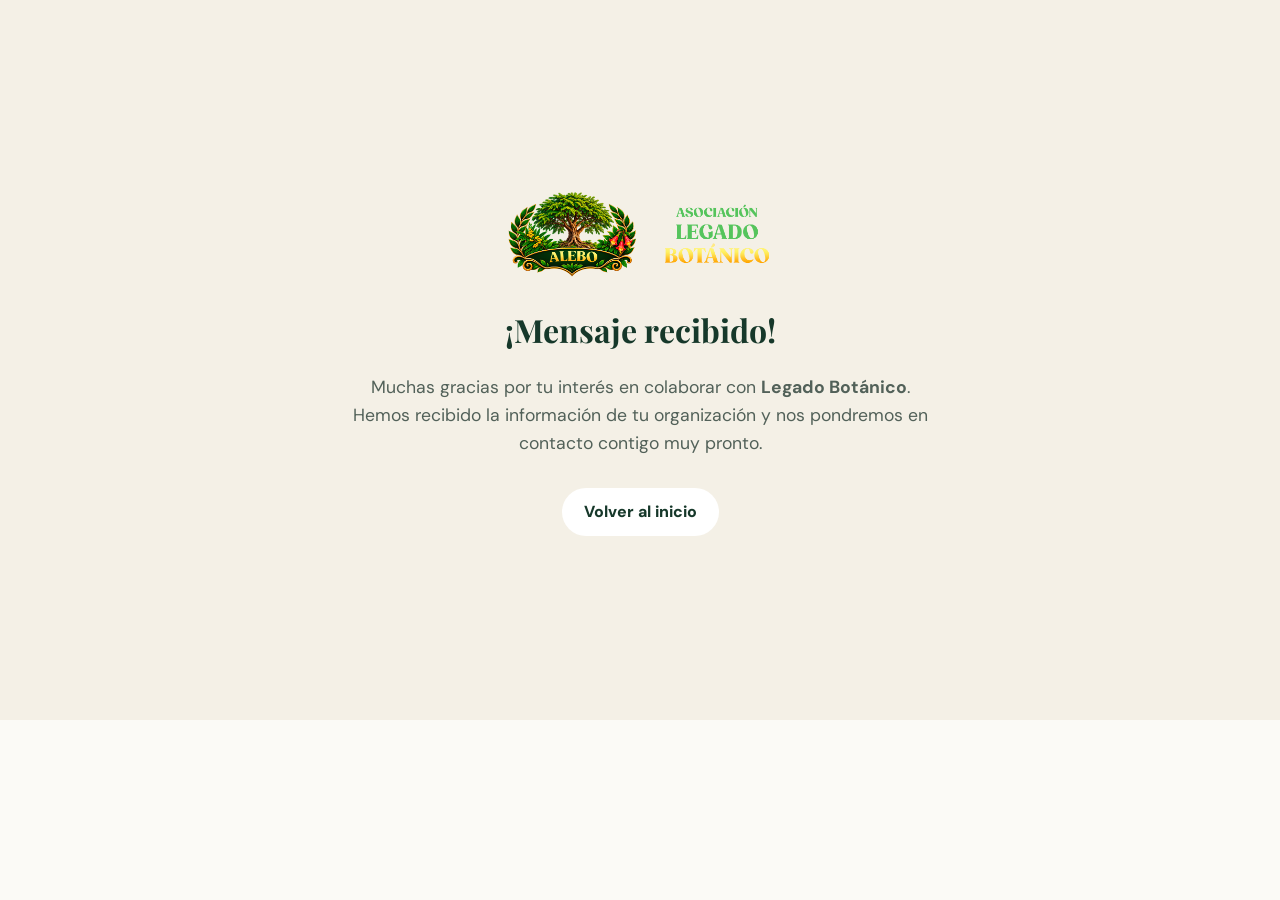
<file: gracias.html>
<!doctype html>
<html lang="es">
<head>
  <meta charset="utf-8">
  <meta name="viewport" content="width=device-width, initial-scale=1">
  <title>¡Gracias por tu propuesta! — Legado Botánico</title>
  <link rel="stylesheet" href="css/styles.css">
  <link rel="icon" href="assets/favicon_1.ico" type="image/x-icon">
</head>
<body>

<main class="section cream" style="min-height: 80vh; display: flex; align-items: center; justify-content: center; text-align: center;">
  <div class="container" style="max-width: 600px;">
    <img src="assets/logo-large-sf-2-footer.png" alt="Logo Legado Botánico" class="brand-logo-footer">
    <h1 style="font-family: 'Playfair Display', serif; color: var(--forest-deep); margin: 20px 0 10px;">¡Mensaje recibido!</h1>
    <p style="color: var(--muted); font-size: 1.1rem; line-height: 1.6; margin-bottom: 30px;">
      Muchas gracias por tu interés en colaborar con <strong>Legado Botánico</strong>. Hemos recibido la información de tu organización y nos pondremos en contacto contigo muy pronto.
    </p>
    <a href="index.html" class="button primary">Volver al inicio</a>
  </div>
</main>

</body>
</html>
</file>
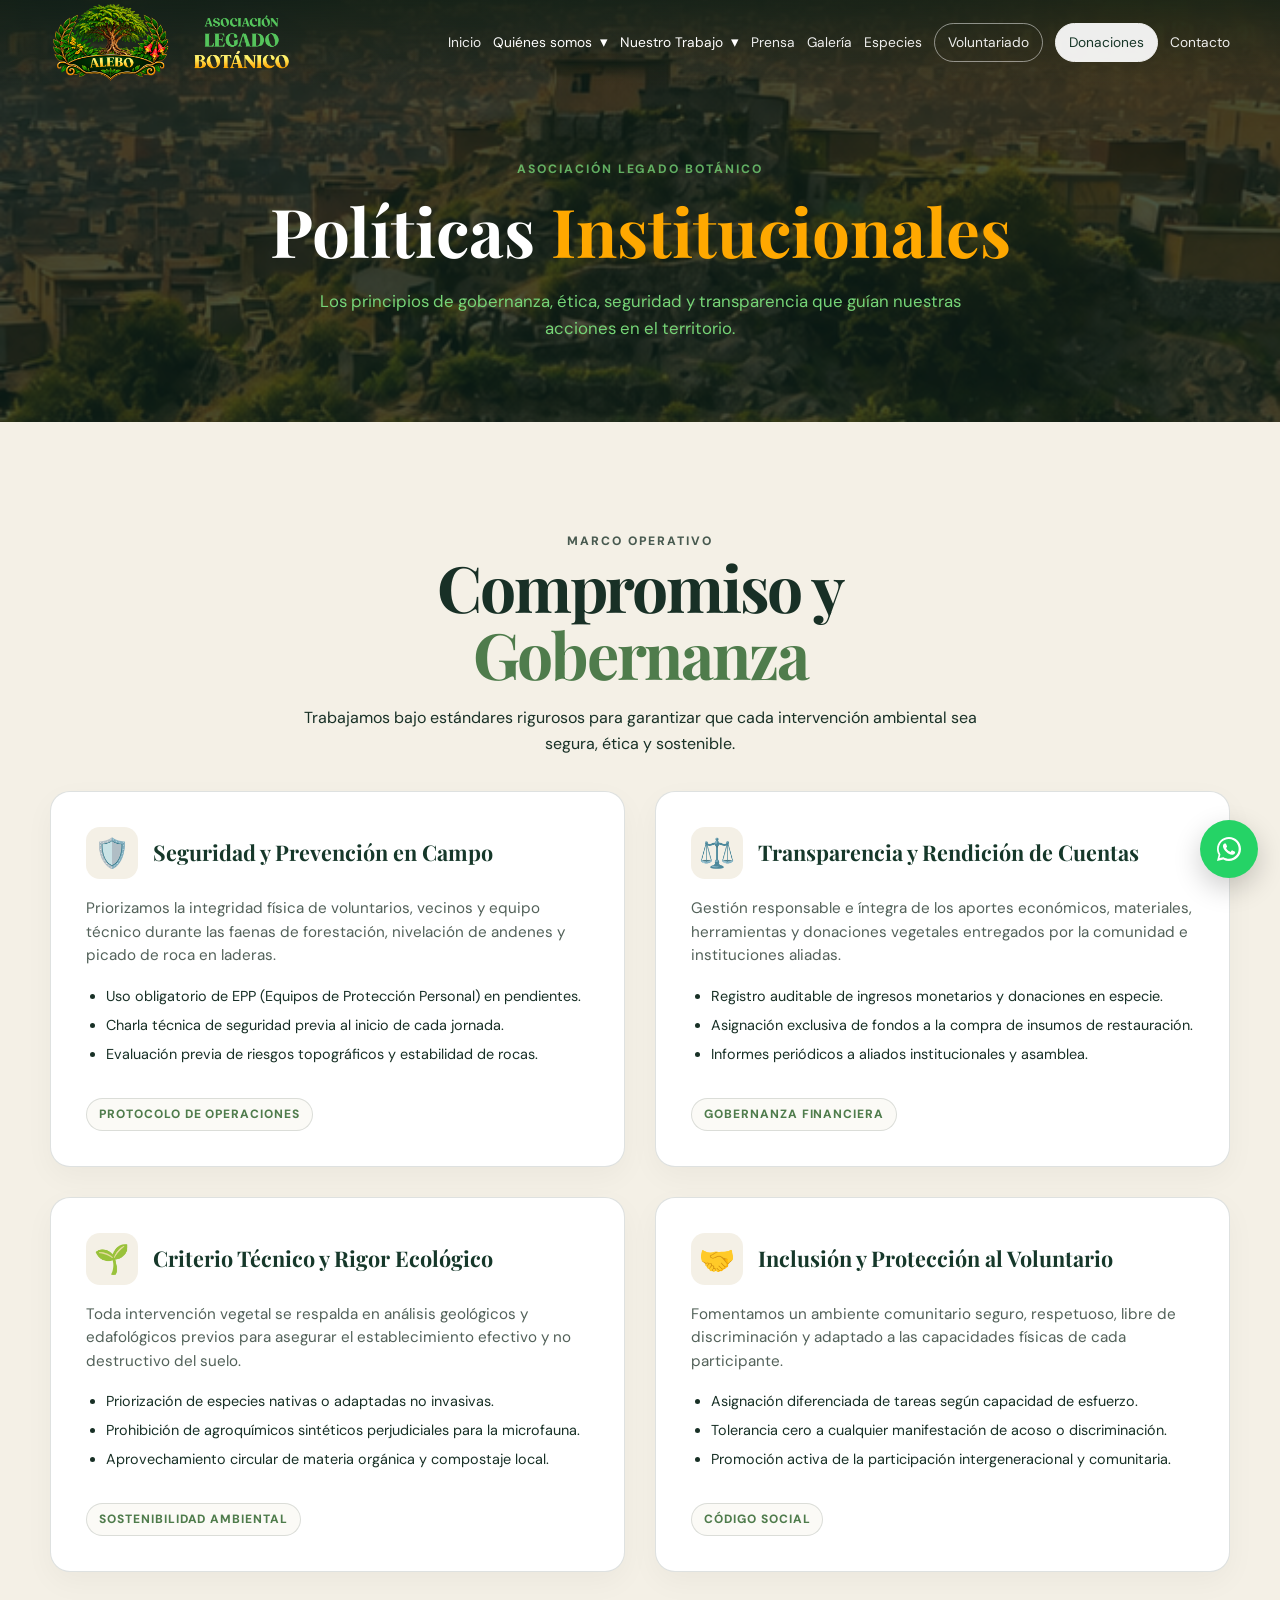
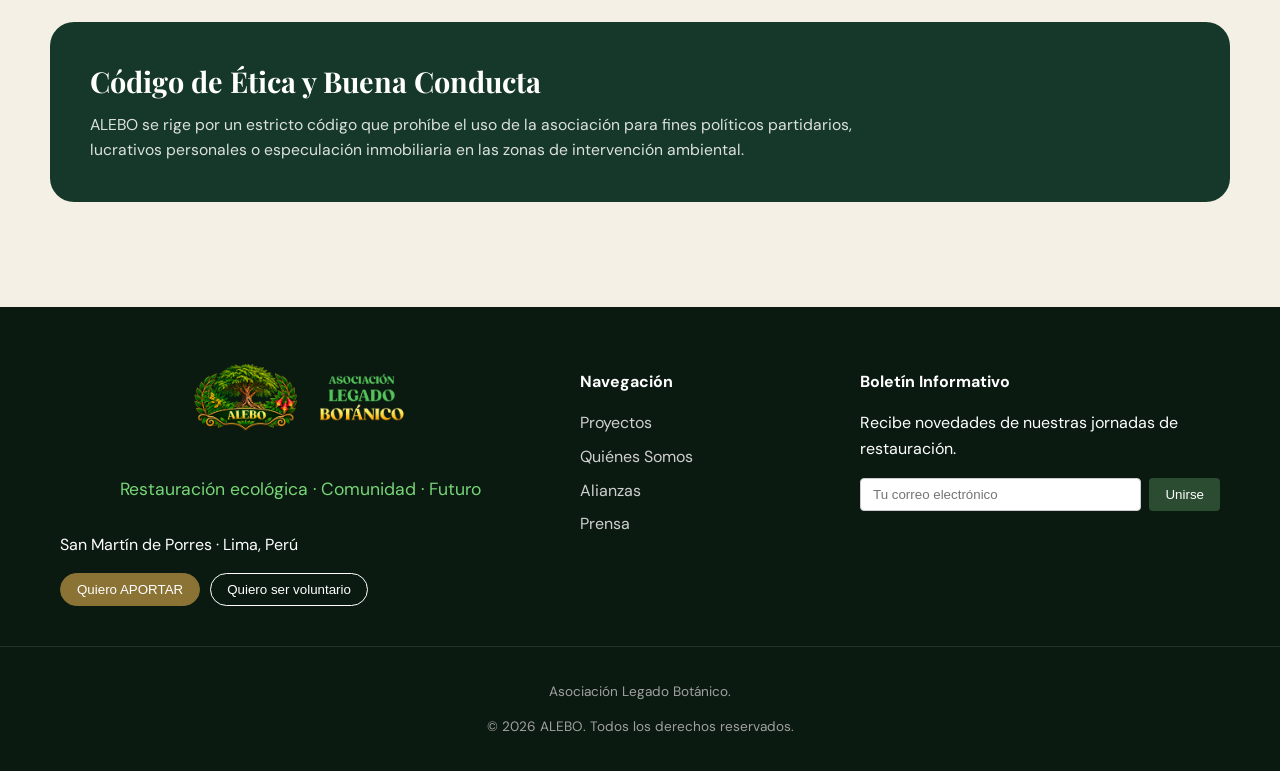
<file: politicas.html>
<!doctype html>
<html lang="es">
<head>
  <link rel="icon" href="assets/favicon_1.ico" type="image/x-icon">
  <meta charset="utf-8">
  <meta name="viewport" content="width=device-width, initial-scale=1">
  <meta name="description" content="Políticas Institucionales — Asociación Legado Botánico (ALEBO). Transparencia, compromiso ambiental y normas de seguridad comunitaria.">
  <title>Políticas Institucionales — Asociación Legado Botánico (ALEBO)</title>
  <link rel="stylesheet" href="css/styles.css">

  <meta property="og:title" content="Políticas — Asociación Legado Botánico (ALEBO)">
  <meta property="og:description" content="Normas, ética, transparencia y seguridad territorial que rigen la Asociación Legado Botánico.">
  <meta property="og:image" content="assets/logo-large-sf-2.png">
</head>
<body>



<!-- ENCABEZADO / NAVEGACIÓN -->
<header class="site-header">
  <nav class="nav container">
    <a class="brand" href="index.html#inicio">
      <img src="assets/logo-large-sf-2.png" alt="Logo Legado Botánico" class="brand-logo">
    </a>

    <button class="menu-toggle" aria-expanded="false" aria-controls="menu" aria-label="Abrir menú de navegación">
      <i></i><i></i><i></i>
    </button>

    <div class="nav-links" id="menu">
      <a href="index.html#inicio">Inicio</a>

      <div class="dropdown">
        <div class="dropdown-trigger">Quiénes somos <span class="arrow">▾</span></div>
        <div class="dropdown-menu">
          <a href="quienes-somos.html">Esencia</a>
          <a href="equipo.html">Equipo</a>
          <a href="politicas.html" style="color: #76d577; font-weight: 700;">Políticas</a>
        </div>
      </div>

      <!-- NUEVO MENÚ DESPLEGABLE: NUESTRO TRABAJO -->
      <div class="dropdown">
        <div class="dropdown-trigger">Nuestro Trabajo <span class="arrow">▾</span></div>
        <div class="dropdown-menu">
	  <a href="programas.html">Programas</a>
          <a href="index.html#proyectos">Proyectos</a>
          
          <a href="alianzas.html">Alianzas</a>
        </div>
      </div>

      <a href="prensa.html">Prensa</a>
      <a href="index.html#galeria">Galería</a>
      <a href="especies.html">Especies</a> <!-- NUEVA SECCIÓN DE ESPECIES -->
      <a class="nav-action" href="index.html#voluntariado">Voluntariado</a>
      <a class="nav-action nav-donate" href="index.html#aporta">Donaciones</a>
      <a href="index.html#contacto">Contacto</a>
    </div>
  </nav>
</header>




<main>

  <!-- HERO RESPONSIVO CON IMAGEN ADAPTADA PARA MÓVIL Y DESKTOP -->
  <section class="page-hero-picture">
    <picture>
      <source media="(max-width: 600px)" srcset="assets/cerro-la-milla-sunset-mobile.png">
      <img src="assets/cerro-la-milla-sunset.png" alt="Fondo Legado Botánico" class="hero-bg-img">
    </picture>
    <div class="hero-overlay"></div>
    <div class="container text-center hero-picture-content">
      <p class="eyebrow light">Asociación Legado Botánico</p>
      <h1 class="text-white">Políticas <span style="color: #FFA800;">Institucionales</span></h1>
      <p class="page-hero-text light">Los principios de gobernanza, ética, seguridad y transparencia que guían nuestras acciones en el territorio.</p>
    </div>
  </section>



  <!-- SECCIÓN DE POLÍTICAS CLAVE -->
  <section class="section cream" id="politicas-list">
    <div class="container">
      <div class="section-heading text-center" style="margin-bottom: 35px;">
        <span class="eyebrow">Marco Operativo</span>
        <h2>Compromiso y <span>Gobernanza</span></h2>
        <p>Trabajamos bajo estándares rigurosos para garantizar que cada intervención ambiental sea segura, ética y sostenible.</p>
      </div>

      <div class="policies-grid">

        <!-- Política 1: Seguridad en Campo -->
        <article class="policy-card">
          <div class="policy-icon-header">
            <div class="policy-icon-badge">🛡️</div>
            <h3>Seguridad y Prevención en Campo</h3>
          </div>
          <p>
            Priorizamos la integridad física de voluntarios, vecinos y equipo técnico durante las faenas de forestación, nivelación de andenes y picado de roca en laderas.
          </p>
          <ul class="policy-list">
            <li>Uso obligatorio de EPP (Equipos de Protección Personal) en pendientes.</li>
            <li>Charla técnica de seguridad previa al inicio de cada jornada.</li>
            <li>Evaluación previa de riesgos topográficos y estabilidad de rocas.</li>
          </ul>
          <span class="policy-tag">Protocolo de Operaciones</span>
        </article>

        <!-- Política 2: Transparencia Financiera -->
        <article class="policy-card">
          <div class="policy-icon-header">
            <div class="policy-icon-badge">⚖️</div>
            <h3>Transparencia y Rendición de Cuentas</h3>
          </div>
          <p>
            Gestión responsable e íntegra de los aportes económicos, materiales, herramientas y donaciones vegetales entregados por la comunidad e instituciones aliadas.
          </p>
          <ul class="policy-list">
            <li>Registro auditable de ingresos monetarios y donaciones en especie.</li>
            <li>Asignación exclusiva de fondos a la compra de insumos de restauración.</li>
            <li>Informes periódicos a aliados institucionales y asamblea.</li>
          </ul>
          <span class="policy-tag">Gobernanza Financiera</span>
        </article>

        <!-- Política 3: Enfoque Ecológico -->
        <article class="policy-card">
          <div class="policy-icon-header">
            <div class="policy-icon-badge">🌱</div>
            <h3>Criterio Técnico y Rigor Ecológico</h3>
          </div>
          <p>
            Toda intervención vegetal se respalda en análisis geológicos y edafológicos previos para asegurar el establecimiento efectivo y no destructivo del suelo.
          </p>
          <ul class="policy-list">
            <li>Priorización de especies nativas o adaptadas no invasivas.</li>
            <li>Prohibición de agroquímicos sintéticos perjudiciales para la microfauna.</li>
            <li>Aprovechamiento circular de materia orgánica y compostaje local.</li>
          </ul>
          <span class="policy-tag">Sostenibilidad Ambiental</span>
        </article>

        <!-- Política 4: Protección al Voluntariado -->
        <article class="policy-card">
          <div class="policy-icon-header">
            <div class="policy-icon-badge">🤝</div>
            <h3>Inclusión y Protección al Voluntario</h3>
          </div>
          <p>
            Fomentamos un ambiente comunitario seguro, respetuoso, libre de discriminación y adaptado a las capacidades físicas de cada participante.
          </p>
          <ul class="policy-list">
            <li>Asignación diferenciada de tareas según capacidad de esfuerzo.</li>
            <li>Tolerancia cero a cualquier manifestación de acoso o discriminación.</li>
            <li>Promoción activa de la participación intergeneracional y comunitaria.</li>
          </ul>
          <span class="policy-tag">Código Social</span>
        </article>

      </div>

      <!-- BANNER INFERIOR DE CÓDIGO DE ÉTICA -->
      <div class="policy-banner">
        <div>
          <h3>Código de Ética y Buena Conducta</h3>
          <p>
            ALEBO se rige por un estricto código que prohíbe el uso de la asociación para fines políticos partidarios, lucrativos personales o especulación inmobiliaria en las zonas de intervención ambiental.
          </p>
        </div>


         <!-- 
	<div class="policy-download-box">
          <span>DOCUMENTO INSTITUCIONAL</span>
          <a href="index.html#contacto" class="button primary">Consultar Estatutos →</a>
        </div>
	-->

      </div>

    </div>
  </section>

</main>

<!-- BOTÓN FLOTANTE WHATSAPP -->
<a class="whatsapp" href="https://wa.me/51987565786?text=Hola%2C%20quisiera%20m%C3%A1s%20informaci%C3%B3n%20sobre%20ALEBO." target="_blank" rel="noopener noreferrer" aria-label="Contactar por WhatsApp">
  <svg viewBox="0 0 32 32" aria-hidden="true"><path d="M16 3.2C8.93 3.2 3.2 8.93 3.2 16c0 2.26.59 4.38 1.71 6.25L3.2 28.8l6.72-1.67A12.72 12.72 0 0 0 16 28.8c7.07 0 12.8-5.73 12.8-12.8S23.07 3.2 16 3.2Zm0 23.3c-2.04 0-4.04-.55-5.78-1.59l-.41-.24-3.99.99 1.06-3.88-.27-.43A10.6 10.6 0 1 1 16 26.5Zm5.82-7.94c-.32-.16-1.88-.93-2.17-1.04-.29-.11-.5-.16-.71.16-.21.32-.82 1.04-1.01 1.25-.18.21-.37.24-.69.08-.32-.16-1.34-.49-2.55-1.57-.94-.84-1.57-1.88-1.75-2.2-.18-.32-.02-.49.14-.65.14-.14.32-.37.48-.56.16-.18.21-.32.32-.53.11-.21.05-.4-.03-.56-.08-.16-.71-1.71-.98-2.34-.26-.61-.52-.53-.71-.54h-.61c-.21 0-.56.08-.85.4-.29.32-1.12 1.09-1.12 2.66s1.15 3.09 1.31 3.3c.16.21 2.25 3.43 5.45 4.81.76.33 1.35.52 1.81.67.76.24 1.45.21 2 .13.61-.09 1.88-.77 2.15-1.51.27-.74.27-1.38.19-1.51-.08-.13-.29-.21-.61-.37Z"/></svg>
</a>

<!-- MODAL EMERGENTE DE VOLUNTARIADO -->
<div class="modal-overlay" id="modal-voluntario" aria-hidden="true">
  <div class="modal-content" role="dialog" aria-labelledby="modal-voluntario-titulo">
    <button type="button" class="modal-close" id="btn-cerrar-voluntario" aria-label="Cerrar ventana">&times;</button>
    <div class="form-header">
      <h3 id="modal-voluntario-titulo">Únete como Voluntario 🌱</h3>
      <p>Completa la encuesta para conocer tus disponibilidades y asignar las labores más adecuadas para ti.</p>
    </div>
    <form name="voluntarios" method="POST" data-netlify="true" class="legado-form">
      <input type="hidden" name="form-name" value="voluntarios" />
      <div class="form-grid">
        <div class="form-row-2">
          <div class="form-group">
            <label for="vol-nombre">Nombre y Apellido *</label>
            <input type="text" id="vol-nombre" name="nombre" required placeholder="Tu nombre completo">
          </div>
          <div class="form-group">
            <label for="vol-distrito">Distrito de residencia *</label>
            <input type="text" id="vol-distrito" name="distrito" required placeholder="Ej: San Martín de Porres, Los Olivos...">
          </div>
        </div>
        <div class="form-row-2">
          <div class="form-group">
            <label for="vol-email">Correo electrónico *</label>
            <input type="email" id="vol-email" name="email" required placeholder="tu@email.com">
          </div>
          <div class="form-group">
            <label for="vol-telefono">Teléfono / WhatsApp *</label>
            <input type="tel" id="vol-telefono" name="telefono" required placeholder="+51 999 999 999">
          </div>
        </div>
        <div class="form-row-2">
          <div class="form-group">
            <label for="vol-edad">Edad *</label>
            <input type="number" id="vol-edad" name="edad" required placeholder="Ej: 25" min="12" max="99">
          </div>
          <div class="form-group">
            <label for="vol-profesion">Profesión u ocupación</label>
            <input type="text" id="vol-profesion" name="profesion" placeholder="Ej: Estudiante, Ingeniero, Esteticista...">
          </div>
        </div>
        <div class="form-row-2">
          <div class="form-group">
            <label for="vol-movilidad">¿Cuentas con movilidad propia? *</label>
            <select id="vol-movilidad" name="movilidad_propia" required>
              <option value="" disabled selected>Selecciona una opción</option>
              <option value="No">No</option>
              <option value="Sí (Auto)">Sí (Auto)</option>
              <option value="Sí (Moto/Bicicleta)">Sí (Moto / Bicicleta)</option>
            </select>
          </div>
          <div class="form-group">
            <label for="vol-disponibilidad">Días y horario disponibles *</label>
            <input type="text" id="vol-disponibilidad" name="disponibilidad" required placeholder="Ej: Sábados por la mañana / Domingos todo el día">
          </div>
        </div>
        <div class="form-group">
          <label for="vol-capacidad-fisica">¿Con qué tipo de labor te sientes más cómodo/a apoyando en campo? *</label>
          <select id="vol-capacidad-fisica" name="tipo_labor_preferida" required>
            <option value="" disabled selected>Selecciona la capacidad de esfuerzo</option>
            <option value="Poca fuerza: Limpieza, recolección de sustrato y epífitas">Labores livianas (Juntar basura en sacos, recoger polvillo/sustrato, recolección)</option>
            <option value="Mediana fuerza: Cargar pedregal y nivelar andenes">Labores de mediana fuerza (Nivelar andenes, trasladar material liviano)</option>
            <option value="Gran fuerza: Picar rocas, pircados, mover rocas grandes y sacos">Labores de fuerza e intensas (Picar rocas, mover rocas grandes, cargar sacos o madera)</option>
            <option value="Redes sociales y difusión comunitaria">Difusión en redes sociales e incentivar a que más personas se sumen</option>
          </select>
        </div>
        <div class="form-group">
          <label for="vol-mensaje">Comentario adicional / Habilidades especiales</label>
          <textarea id="vol-mensaje" name="comentario" rows="3" placeholder="Cuéntanos cualquier detalle adicional que consideres relevante..."></textarea>
        </div>
        <button type="submit" class="button primary btn-submit-form" style="background: var(--ochre);">Enviar registro de voluntario</button>
      </div>
    </form>
  </div>
</div>

<!-- MODAL EMERGENTE DE APORTES -->
<div class="modal-overlay" id="modal-aporte" aria-hidden="true">
  <div class="modal-content" role="dialog" aria-labelledby="modal-aporte-titulo">
    <button type="button" class="modal-close" id="btn-cerrar-aporte" aria-label="Cerrar ventana">&times;</button>
    <div class="form-header">
      <h3 id="modal-aporte-titulo">Formulario de Aporte 💚</h3>
      <p>Cuéntanos cómo te gustaría colaborar y nos pondremos en contacto contigo para coordinarlo.</p>
    </div>
    <form name="donaciones" method="POST" data-netlify="true" class="legado-form">
      <input type="hidden" name="form-name" value="donaciones" />
      <div class="form-grid">
        <div class="form-group">
          <label for="don-nombre">Nombre o Entidad *</label>
          <input type="text" id="don-nombre" name="nombre" required placeholder="Tu nombre o el de tu empresa">
        </div>
        <div class="form-row-2">
          <div class="form-group">
            <label for="don-email">Correo electrónico *</label>
            <input type="email" id="don-email" name="email" required placeholder="tu@email.com">
          </div>
          <div class="form-group">
            <label for="don-telefono">Teléfono / WhatsApp *</label>
            <input type="tel" id="don-telefono" name="telefono" required placeholder="+51 999 999 999">
          </div>
        </div>
        <div class="form-group">
          <label class="label-title">¿Qué tipo de aporte deseas realizar? (Puedes marcar varios)</label>
          <div class="checkbox-options">
            <label class="checkbox-card"><input type="checkbox" name="tipo_aporte[]" value="Aporte economico"><span>💚 <b>Aporte económico:</b> Para sostener y ampliar los proyectos.</span></label>
            <label class="checkbox-card"><input type="checkbox" name="tipo_aporte[]" value="Plantas y semillas"><span>🌱 <b>Plantas y semillas:</b> Material vegetal destinado a los proyectos.</span></label>
            <label class="checkbox-card"><input type="checkbox" name="tipo_aporte[]" value="Compost y materia organica"><span>♻️ <b>Compost y materia orgánica:</b> Hojas, compost y otros aportes aprovechables.</span></label>
            <label class="checkbox-card"><input type="checkbox" name="tipo_aporte[]" value="Materiales y herramientas"><span>🛠️ <b>Materiales y herramientas:</b> Recursos para las jornadas de trabajo.</span></label>
          </div>
        </div>
        <div class="form-group">
          <label for="don-detalle">Detalles del aporte / Mensaje</label>
          <textarea id="don-detalle" name="detalle" rows="3" placeholder="Ej: Tengo 5 sacos de compost / Deseo realizar un depósito Yape o transferencia..."></textarea>
        </div>
        <button type="submit" class="button primary btn-submit-form">Enviar propuesta de aporte</button>
      </div>
    </form>
  </div>
</div>

<!-- FOOTER -->
<footer class="footer">
  <div class="footer-container">
    <div class="footer-col brand-col">
      <img src="assets/logo-large-sf-2-footer.png" alt="Logo Legado Botánico" class="brand-logo-footer">


      <p class="footer-text">Restauración ecológica · Comunidad · Futuro</p>


      <p class="location">San Martín de Porres · Lima, Perú</p>
      <div class="footer-buttons">
        <button type="button" class="btn-primary" id="btn-abrir-aporte-footer">Quiero APORTAR</button>
        <button type="button" class="btn-secondary" id="btn-abrir-voluntario-footer">Quiero ser voluntario</button>
      </div>
    </div>
    <div class="footer-col nav-col">
      <h4>Navegación</h4>
      <ul>
        <li><a href="index.html#proyectos">Proyectos</a></li>
        <li><a href="quienes-somos.html">Quiénes Somos</a></li>
        <li><a href="alianzas.html">Alianzas</a></li>
        <li><a href="prensa.html">Prensa</a></li>
      </ul>
    </div>
    <div class="footer-col newsletter-col">
      <h4>Boletín Informativo</h4>
      <p>Recibe novedades de nuestras jornadas de restauración.</p>
      <form name="boletin" method="POST" data-netlify="true" class="newsletter-form">
        <input type="hidden" name="form-name" value="boletin" />
        <input type="email" name="email" placeholder="Tu correo electrónico" required />
        <button type="submit">Unirse</button>
      </form>
    </div>
  </div>
  <div class="footer-bottom">
    <p>Asociación Legado Botánico.</p>
    <p>© <span id="year"></span> ALEBO. Todos los derechos reservados.</p>
  </div>
</footer>

<script src="js/main.js"></script>
</body>
</html>
</file>
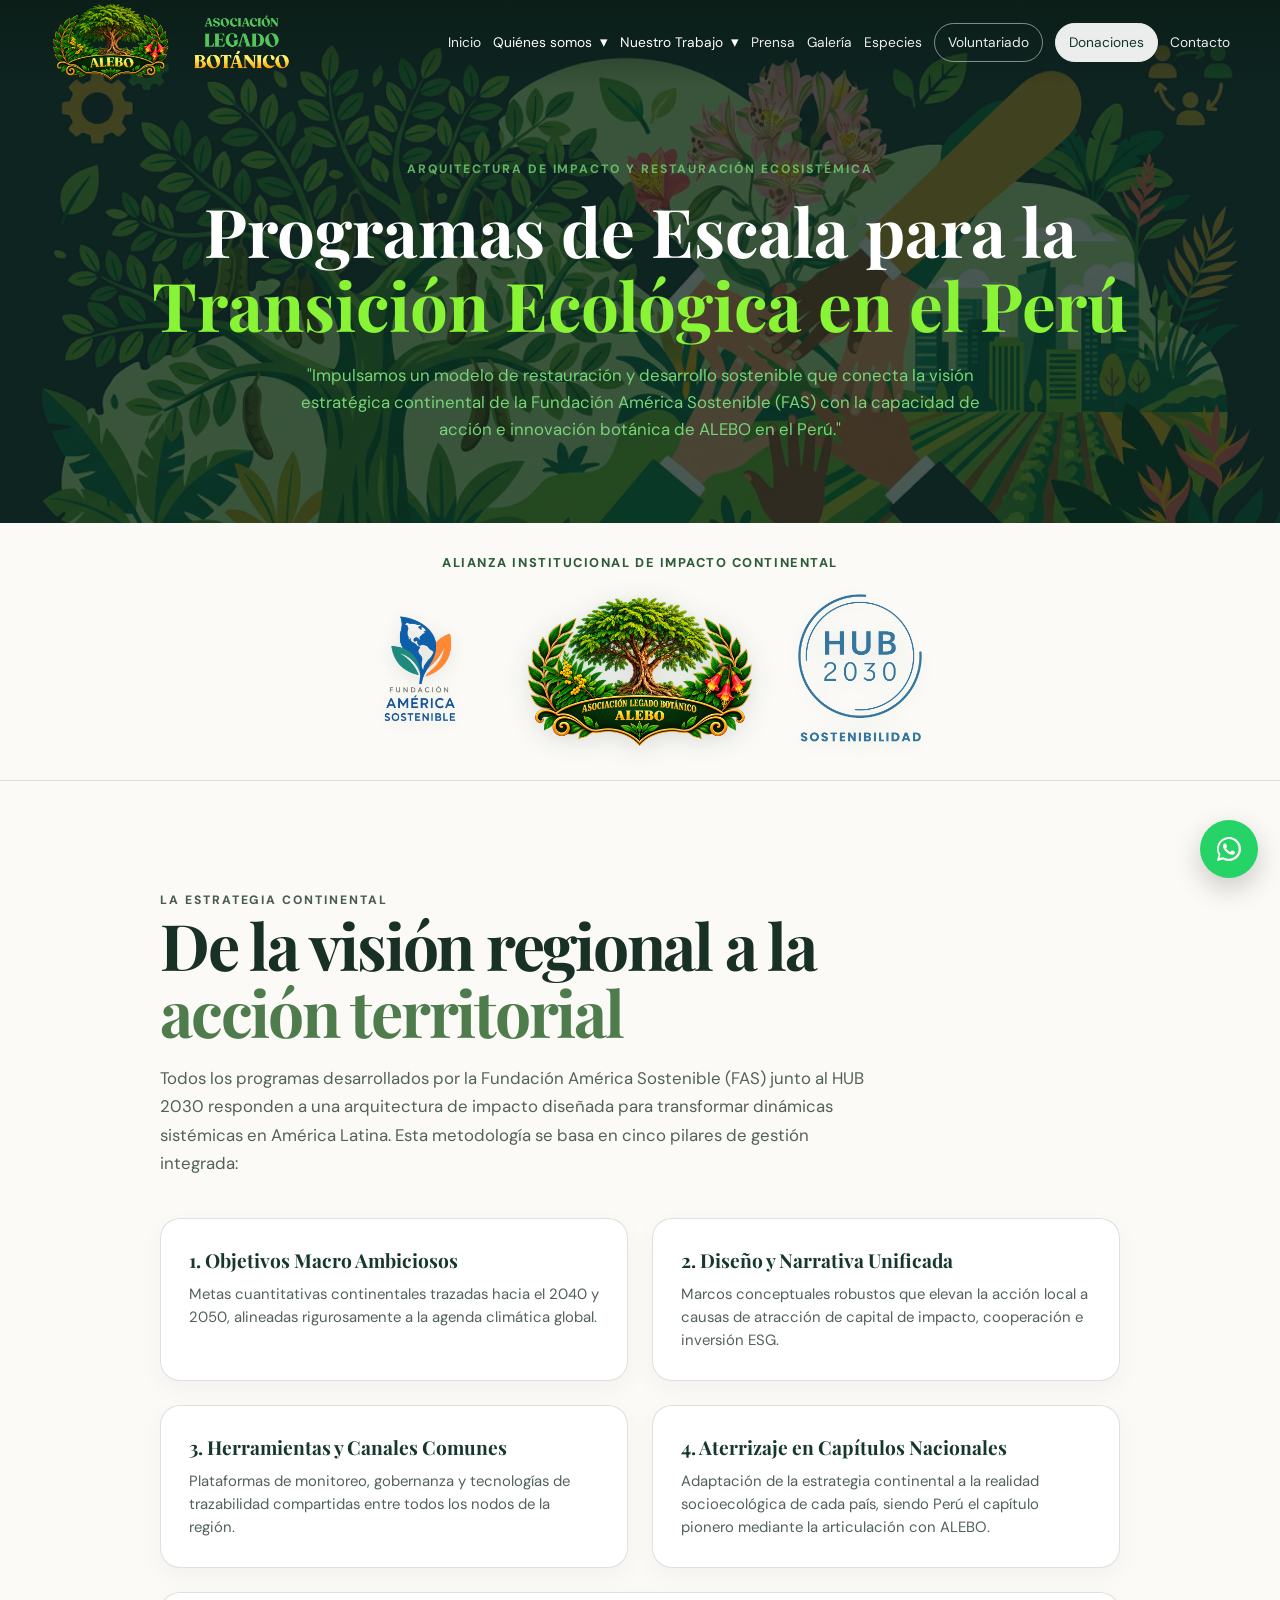
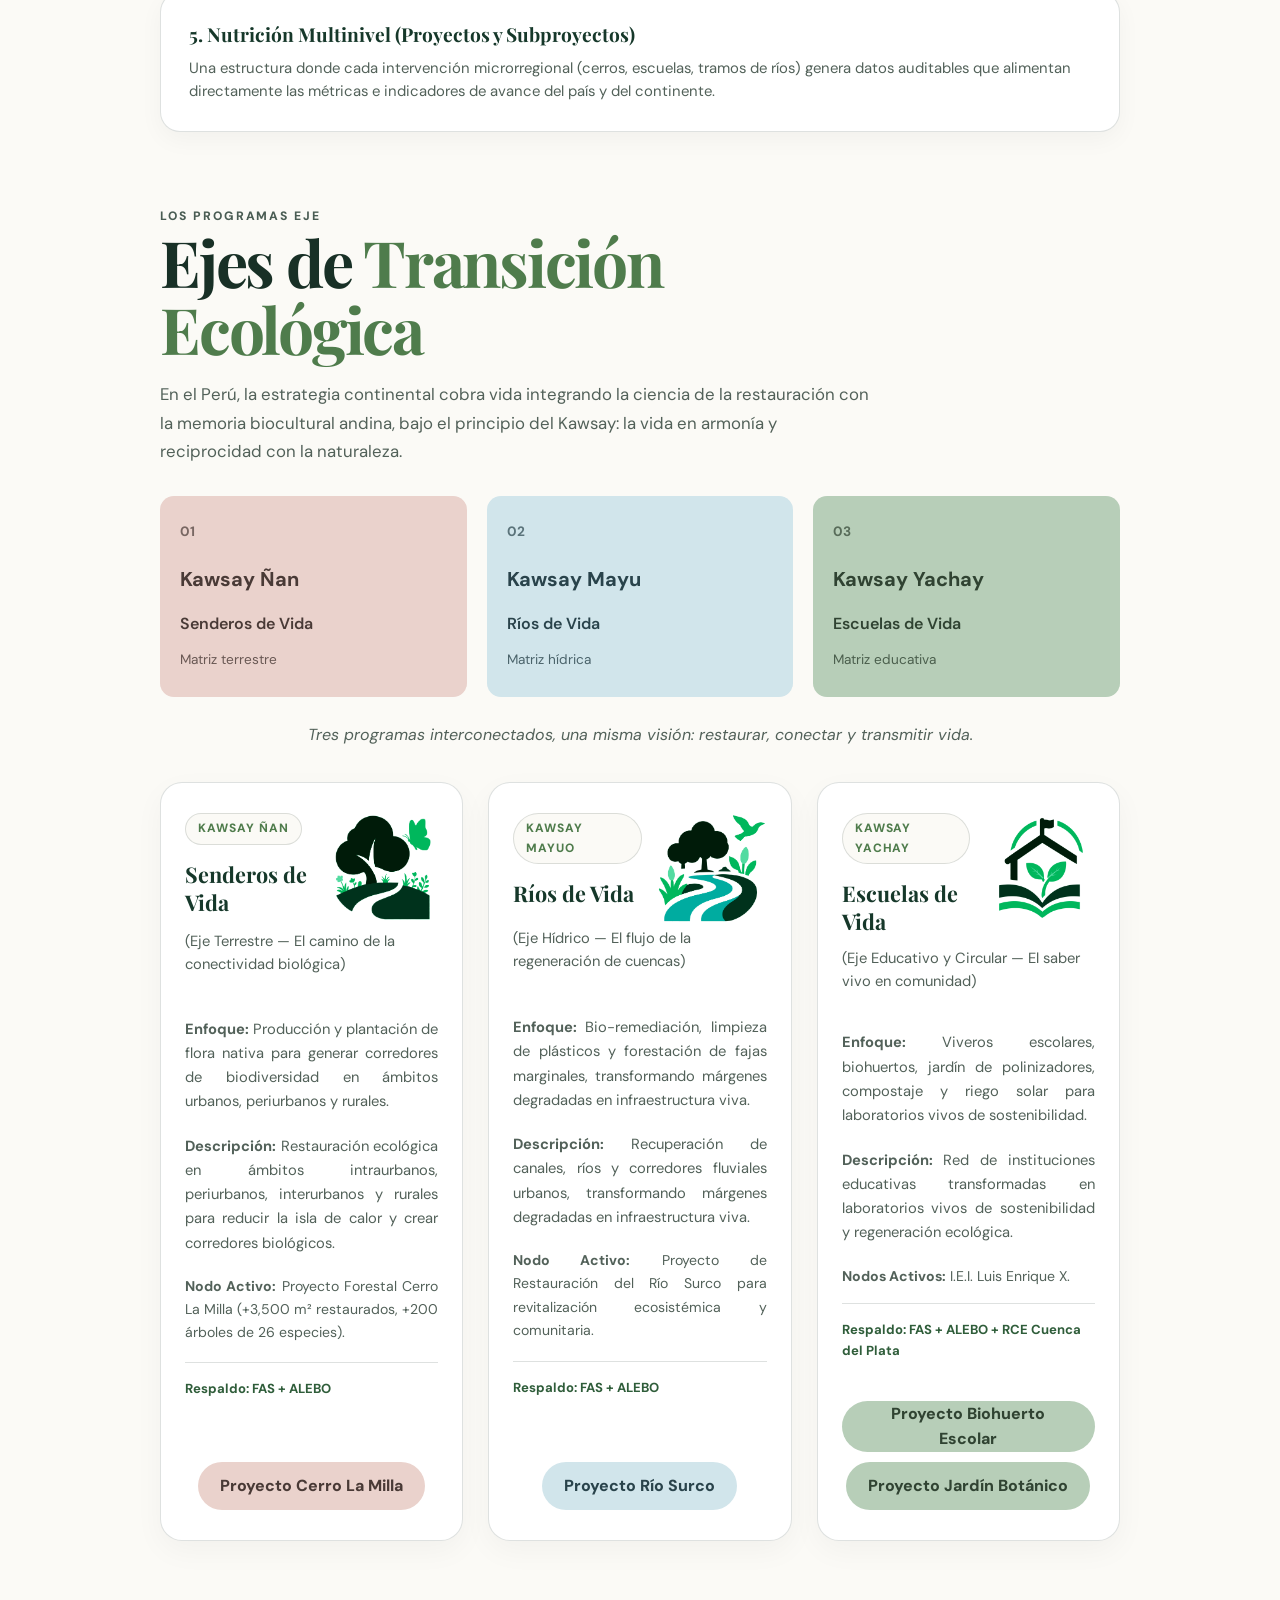
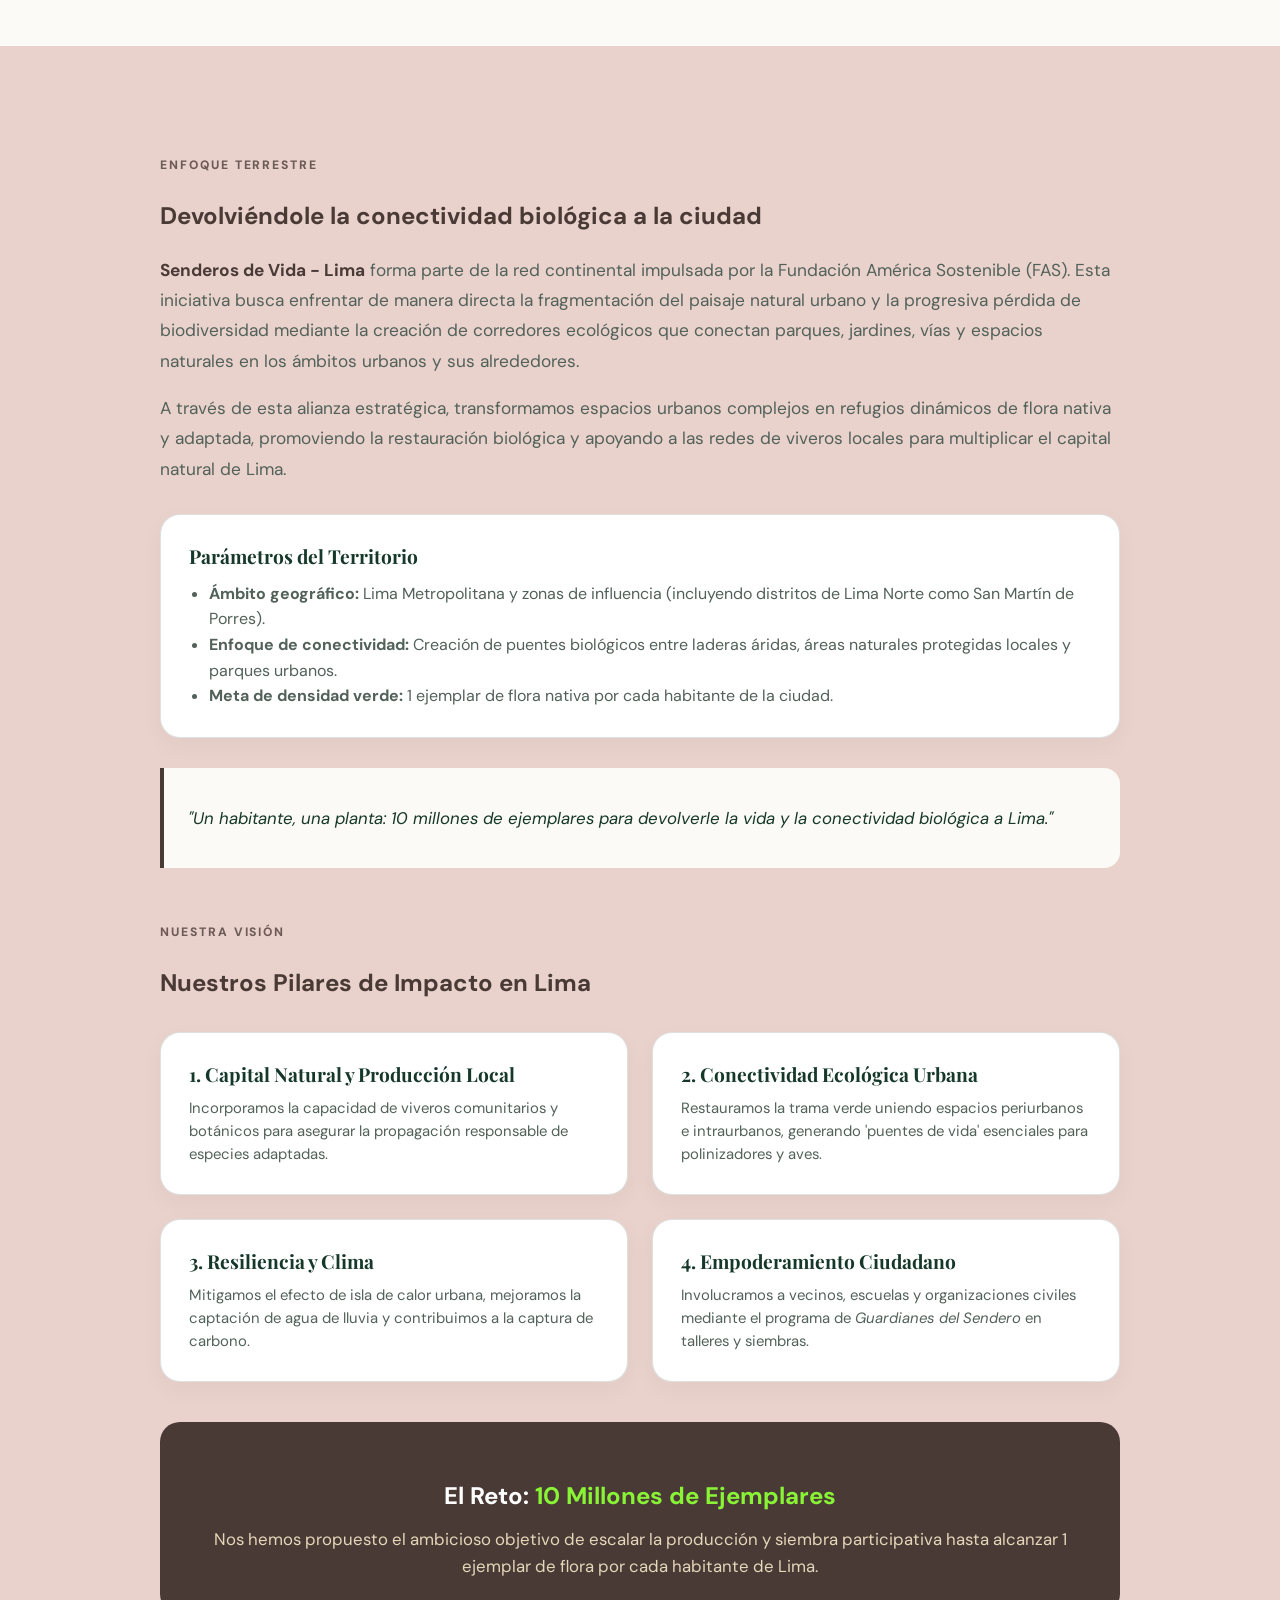
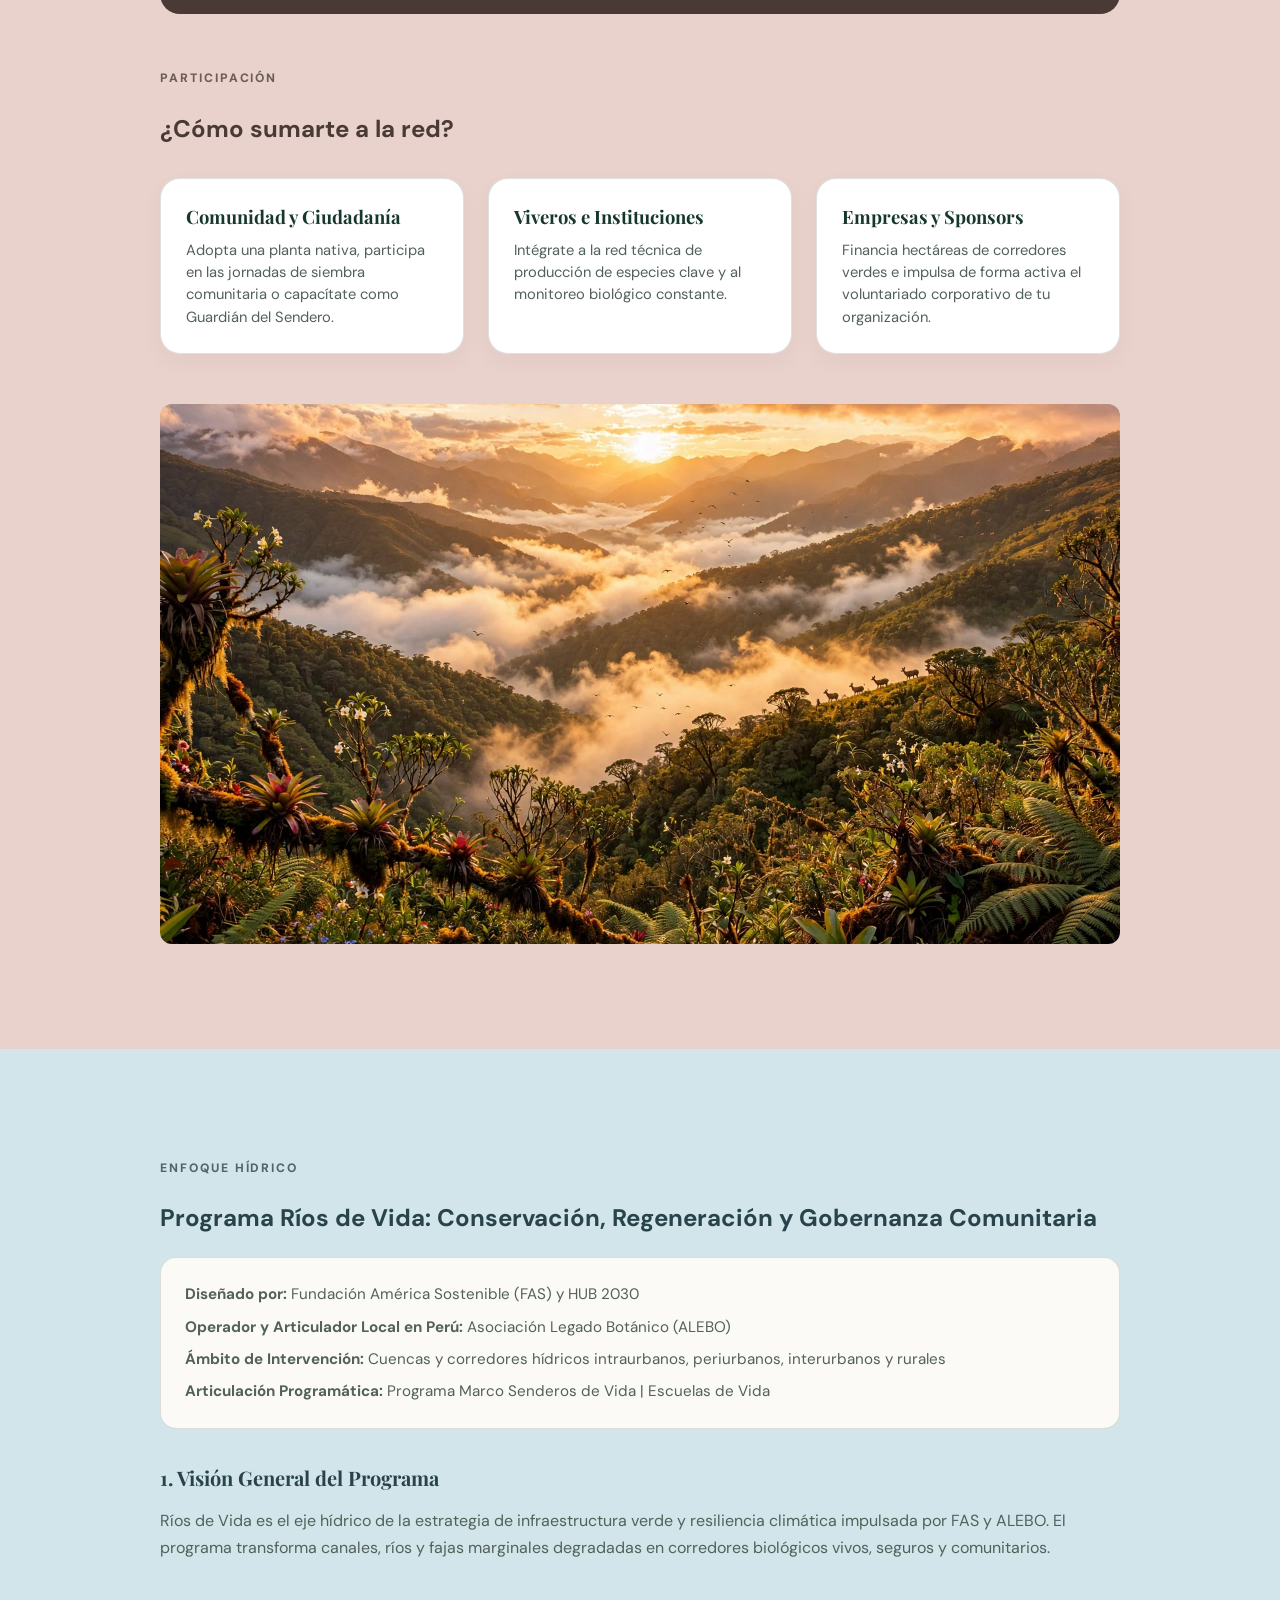
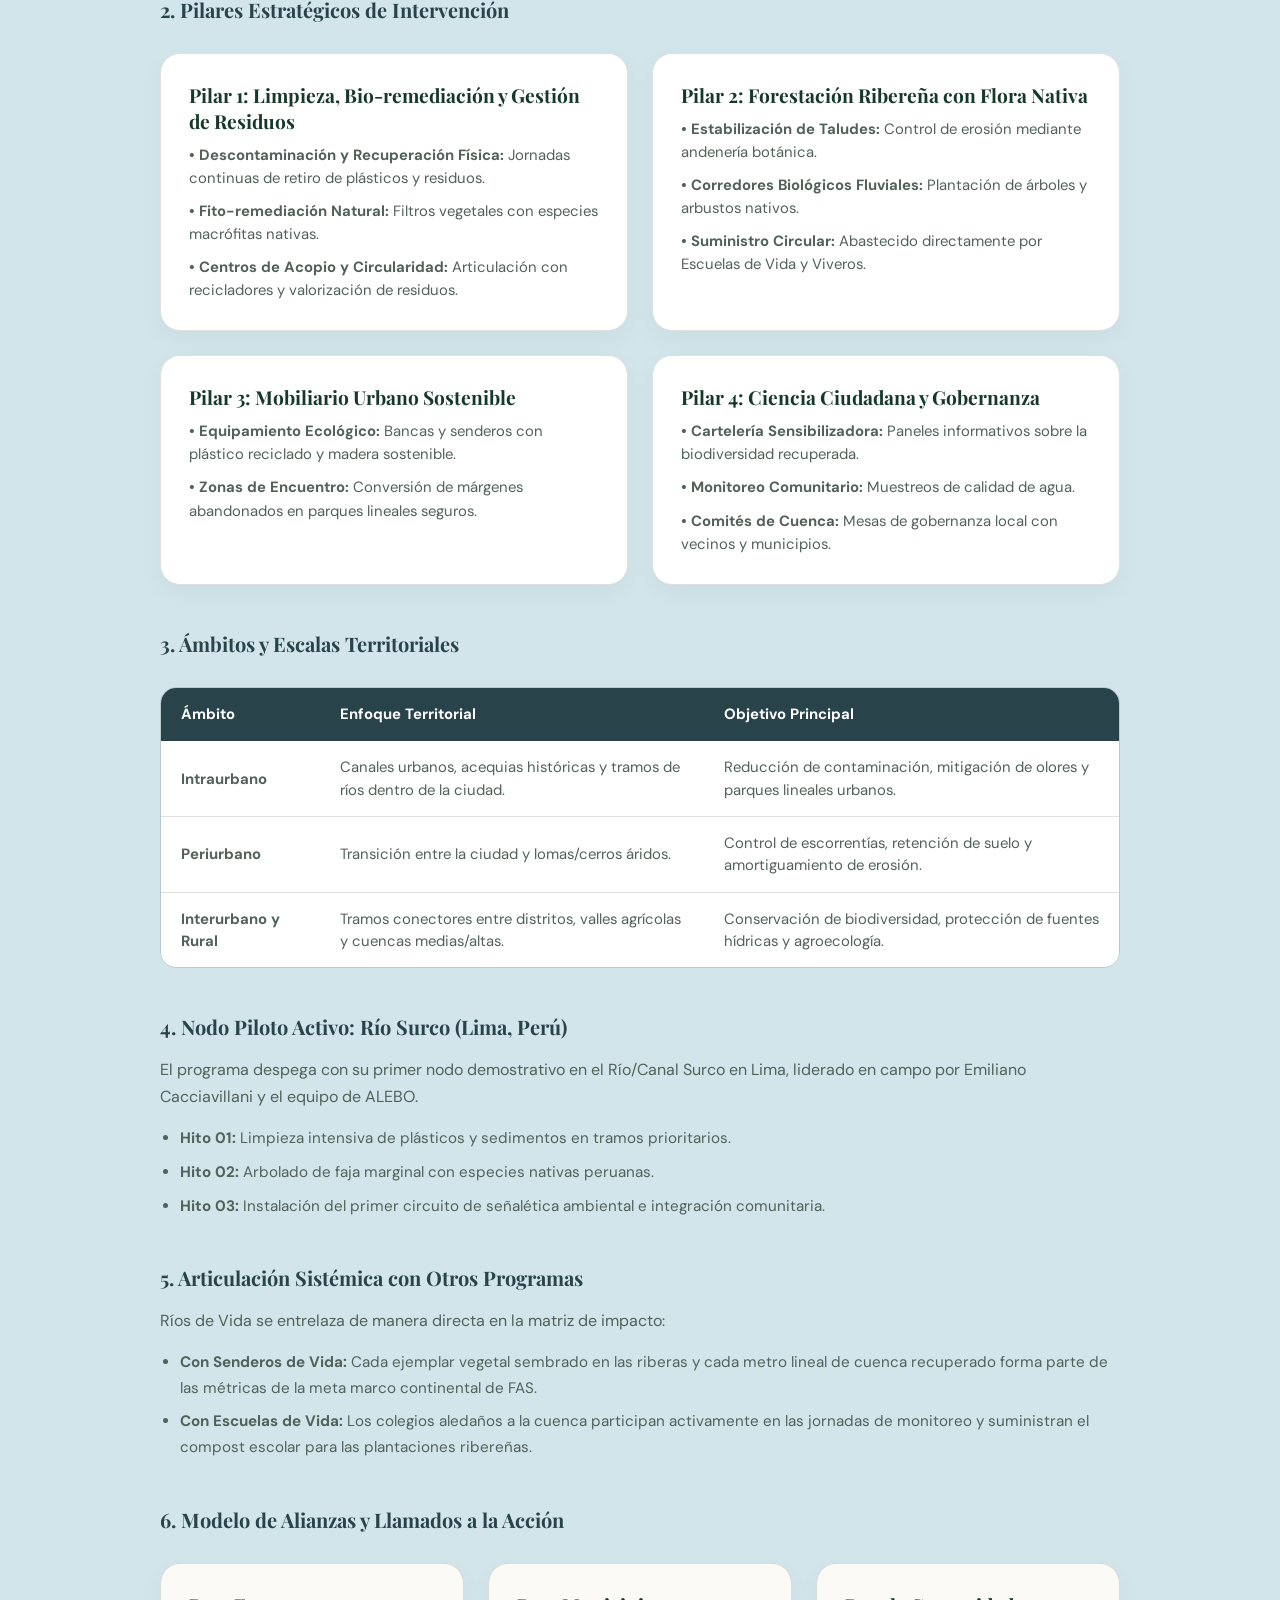
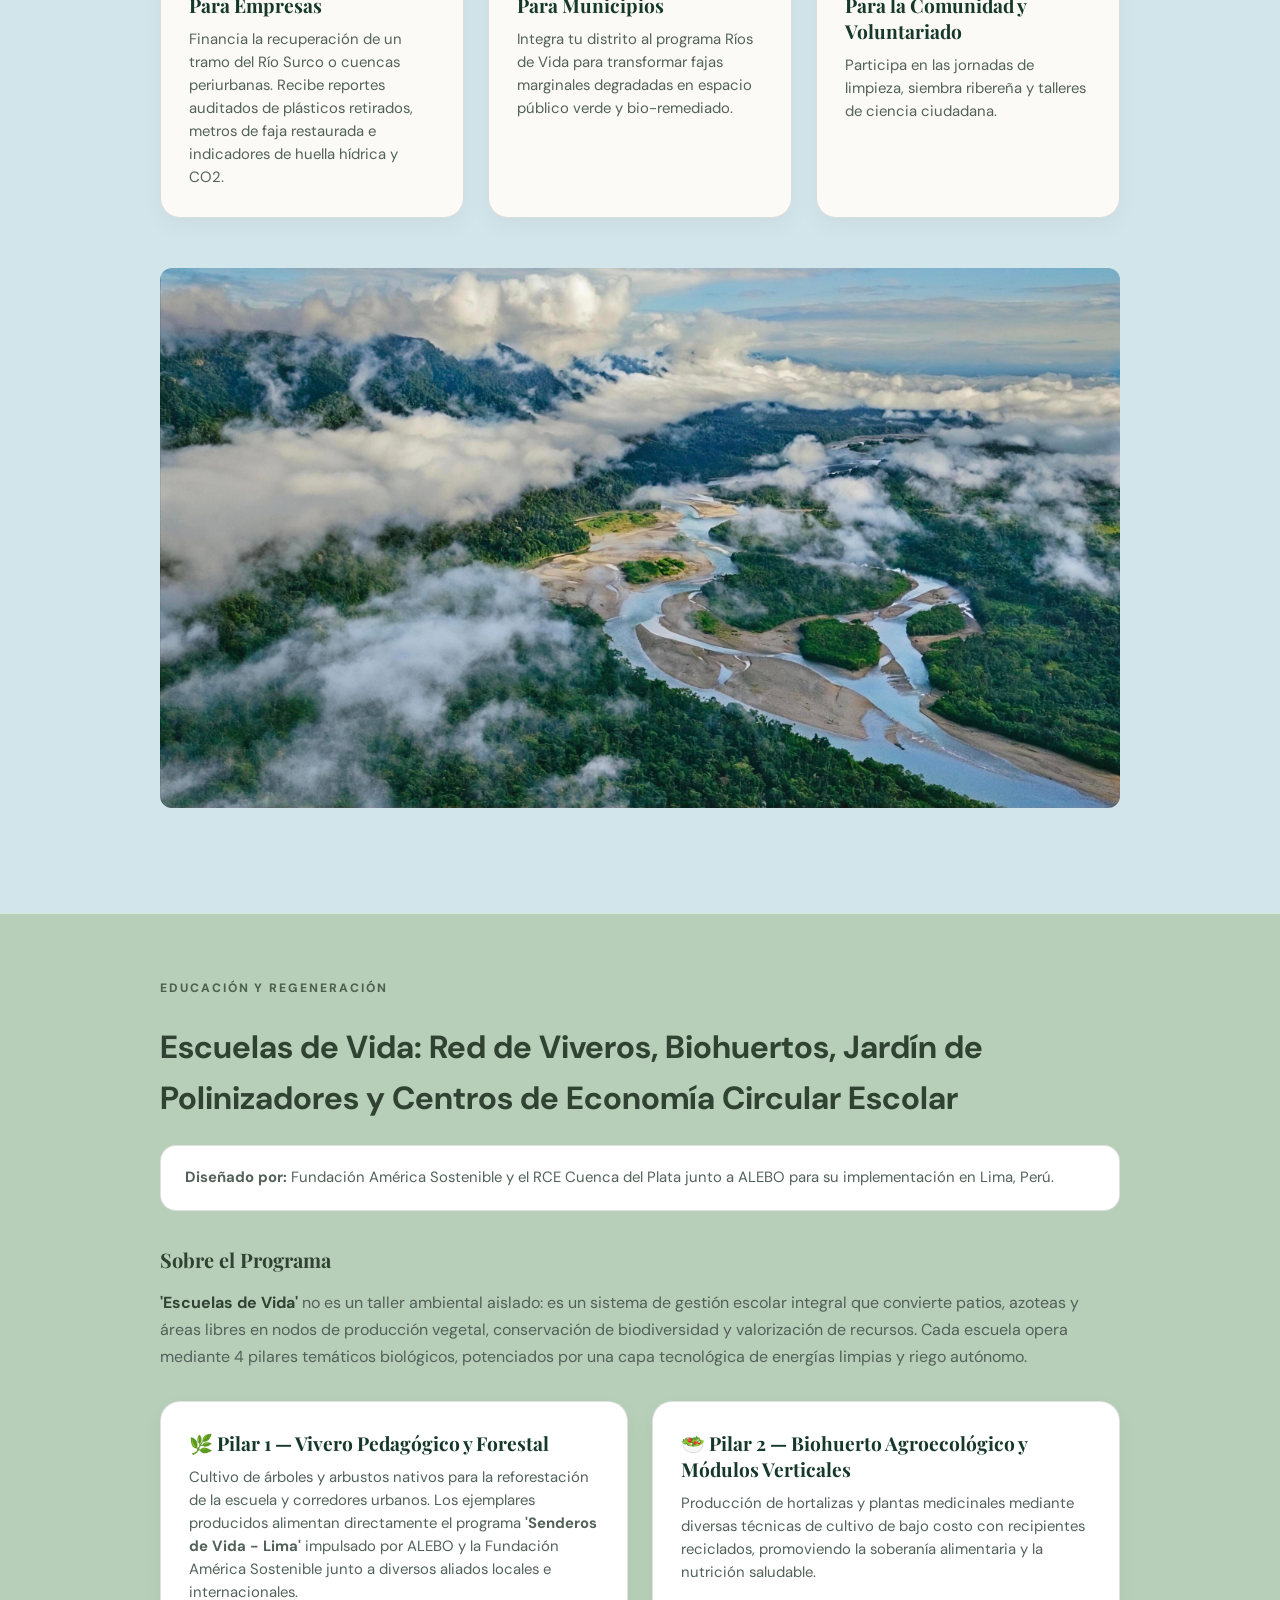
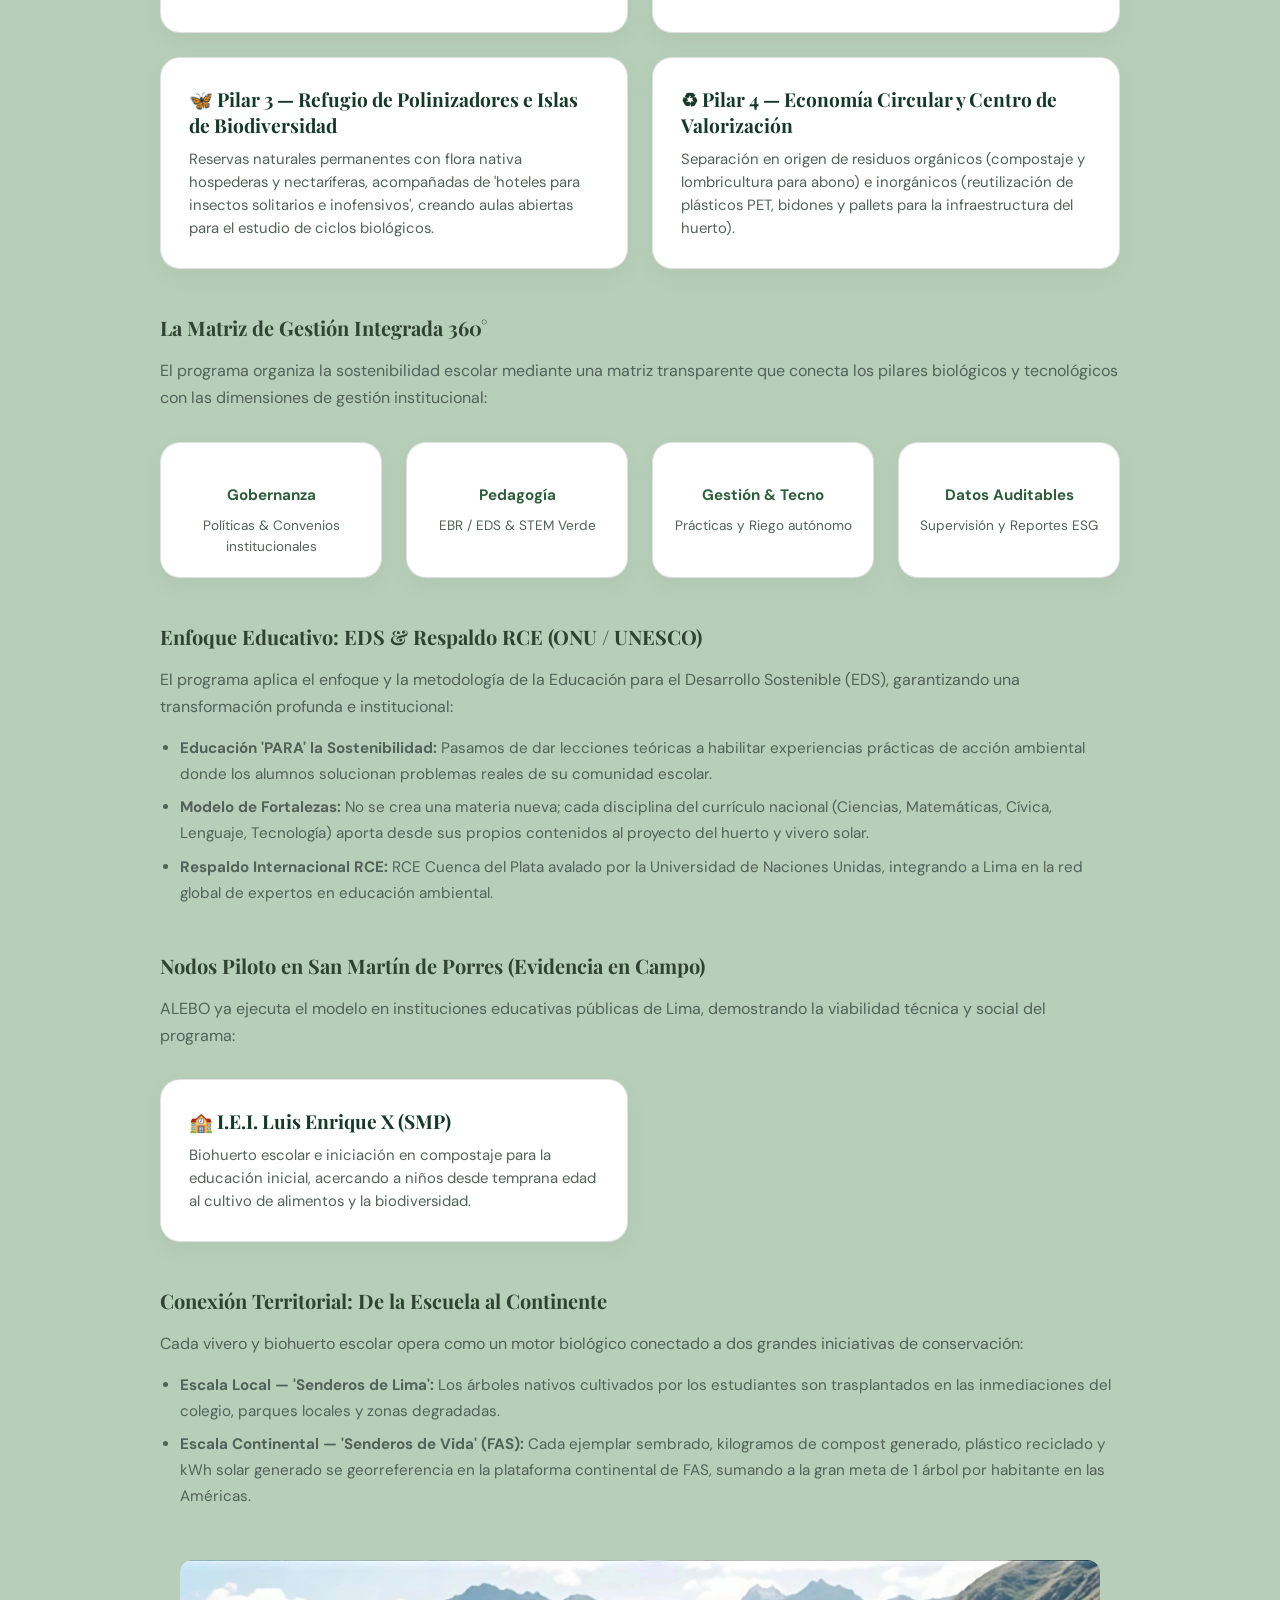
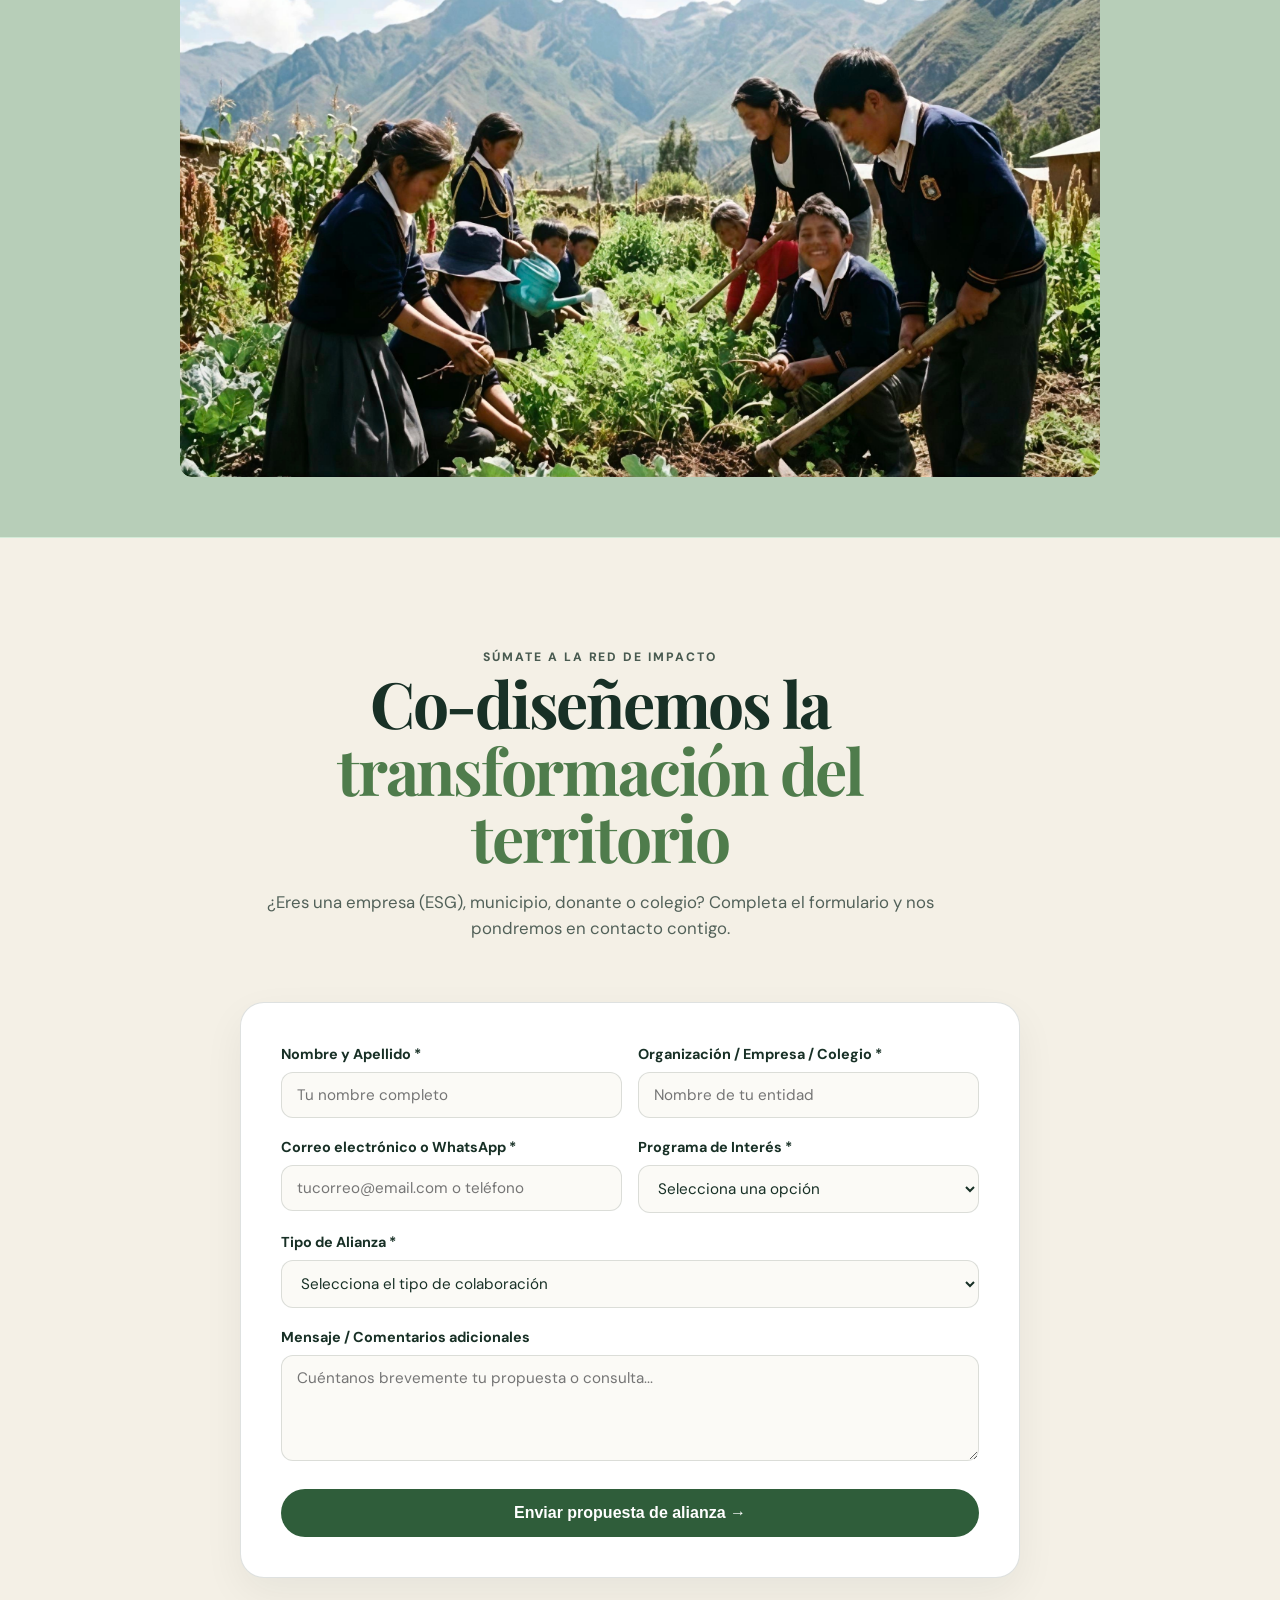
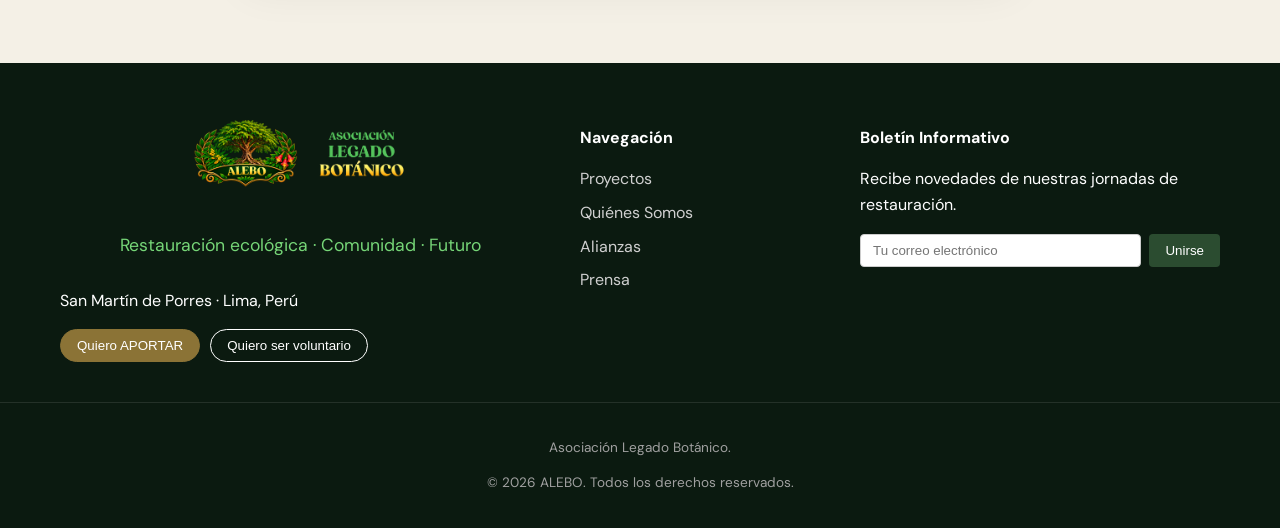
<file: programas.html>
<!doctype html>
<html lang="es">
<head>
  <link rel="icon" href="assets/favicon_1.ico" type="image/x-icon">
  <meta charset="utf-8">
  <meta name="viewport" content="width=device-width, initial-scale=1">
  <meta name="description" content="Programas de Escala para la Transición Ecológica en el Perú — Iniciativa conjunta entre FAS, HUB 2030 y Asociación Legado Botánico (ALEBO).">
  <title>Programas de Transición Ecológica — Legado Botánico</title>
  <link rel="stylesheet" href="css/styles.css">

  <meta property="og:title" content="Programas de Transición Ecológica — Legado Botánico">
  <meta property="og:description" content="Arquitectura de impacto y restauración ecosistémica en el Perú conectada con la visión continental de FAS.">
  <meta property="og:image" content="assets/logo-large-sf-2.png">

  <style>
    .program-content { max-width: 960px; margin: 0 auto; }

    /* Estilos específicos para la sección de programas y pilares */
    .pillar-card-grid {
      display: grid;
      grid-template-columns: repeat(2, 1fr);
      gap: 24px;
      margin-top: 30px;
    }
    .pillar-box {
      background: var(--white);
      border: 1px solid var(--line);
      border-radius: 20px;
      padding: 28px;
      box-shadow: 0 8px 24px rgba(13, 33, 26, 0.04);
    }
    .pillar-box h3 {
      font: 700 1.2rem "Playfair Display", serif;
      color: var(--forest-deep);
      margin: 0 0 10px;
    }
    .pillar-box p {
      color: var(--muted);
      font-size: 0.93rem;
      margin: 0;
      line-height: 1.55;
    }

    /* Tarjetas de las 3 líneas programáticas */
    .program-axis-grid {
      display: grid;
      grid-template-columns: repeat(3, 1fr);
      gap: 25px;
      margin-top: 35px;
    }
    .axis-card {
      background: var(--white);
      border: 1px solid var(--line);
      border-radius: 22px;
      padding: 30px 24px;
      display: flex;
      flex-direction: column;
      justify-content: space-between;
      box-shadow: 0 10px 30px rgba(13, 33, 26, 0.04);
      transition: transform 0.25s ease, box-shadow 0.25s ease;
    }
    .axis-card:hover {
      transform: translateY(-4px);
      box-shadow: 0 18px 40px rgba(13, 33, 26, 0.09);
    }
    .axis-tag {
      display: inline-block;
      font-size: 0.75rem;
      font-weight: 800;
      text-transform: uppercase;
      letter-spacing: 0.08em;
      color: var(--leaf);
      background: var(--paper);
      padding: 5px 12px;
      border-radius: 999px;
      border: 1px solid var(--line);
      margin-bottom: 15px;
    }
    .axis-card h3 {
      font: 700 1.35rem "Playfair Display", serif;
      color: var(--forest-deep);
      margin: 0 0 12px;
    }
    .axis-card p {
      color: var(--muted);
      font-size: 0.92rem;
      line-height: 1.55;
      margin: 0 0 20px 0;
    }
    .axis-footer {
      border-top: 1px solid var(--line);
      padding-top: 15px;
      font-size: 0.82rem;
      color: var(--forest);
      font-weight: 700;
    }



/* Identidad cromática de los tres ejes ALEBO */

.eje-terrestre {
  background-color: #EAD2CC;
  color: #493A36;
}

.eje-hidrico {
  background-color: #D1E5EB;
  color: #29434B;
}

.eje-educativo {
  background-color: #B7CEB8;
  color: #304332;
}



    /* Elementos adicionales para Senderos de Vida */
    .spatial-card {
      background: var(--white);
      border: 1px solid var(--line);
      border-radius: 20px;
      padding: 28px;
      margin-top: 30px;
      box-shadow: 0 8px 24px rgba(13, 33, 26, 0.04);
    }
    .spatial-info h3 {
      font: 700 1.2rem "Playfair Display", serif;
      color: var(--forest-deep);
      margin: 0 0 12px;
    }
    .spatial-info ul {
      color: var(--muted);
      padding-left: 20px;
      line-height: 1.6;
      margin: 0;
    }




    .quote-box {
      background: var(--paper);
      border-left: 4px solid #493A36;
      padding: 20px 24px;
      border-radius: 0 16px 16px 0;
      margin: 30px 0;
      font-style: italic;
      color: var(--forest-deep);
      font-size: 1.05rem;
    }




    .challenge-banner {
      background: #493A36;
      color: var(--white);
      border-radius: 20px;
      padding: 35px;
      margin-top: 40px;
      text-align: center;
    }
    .challenge-banner h2 {
      color: var(--white);
      margin-bottom: 10px;
    }
    .challenge-banner h2 span {
      color: #89F336;
    }
    .challenge-banner p {
      color: #e5d7b9;
      margin: 0;
      font-size: 1.05rem;
    }
    .sumarse-grid {
      display: grid;
      grid-template-columns: repeat(3, 1fr);
      gap: 24px;
      margin-top: 30px;
    }
    .sumarse-card {
      background: var(--white);
      border: 1px solid var(--line);
      border-radius: 20px;
      padding: 25px;
      box-shadow: 0 8px 24px rgba(13, 33, 26, 0.04);
    }
    .sumarse-card h3 {
      font: 700 1.15rem "Playfair Display", serif;
      color: var(--forest-deep);
      margin: 0 0 10px;
    }
    .sumarse-card p {
      color: var(--muted);
      font-size: 0.92rem;
      margin: 0;
      line-height: 1.5;
    }

    /* Tabla de ámbitos territoriales (Ríos de Vida) */
    .territory-table-wrap {
      overflow-x: auto;
      margin: 30px 0;
      border-radius: 16px;
      border: 1px solid var(--line);
    }
    .territory-table {
      width: 100%;
      border-collapse: collapse;
      background: var(--white);
      text-align: left;
      font-size: 0.93rem;
    }
    .territory-table th {
      background: #29434B;
      color: var(--white);
      padding: 15px 20px;
      font-weight: 700;
    }
    .territory-table td {
      padding: 15px 20px;
      border-bottom: 1px solid var(--line);
      color: var(--muted);
      line-height: 1.5;
    }
    .territory-table tr:last-child td {
      border-bottom: none;
    }

    /* Sección Co-Branding fuera del Hero */
    .cobranding-section {
      background: var(--paper);
      border-bottom: 1px solid var(--line);
      padding: 30px 0;
      text-align: center;
    }
    .cobranding-wrapper {
      max-width: 800px;
      margin: 0 auto;
      display: flex;
      flex-direction: column;
      align-items: center;
      gap: 15px;
      padding: 0 20px;
    }
    .cobranding-title {
      font-size: 0.8rem;
      font-weight: 800;
      text-transform: uppercase;
      letter-spacing: 0.12em;
      color: var(--forest);
      margin: 0;
    }
    .co-branding-container {
      display: flex;
      align-items: center;
      justify-content: center;
      gap: 40px;
      flex-wrap: wrap;
    }
    .brand-logo-item {
      position: relative;
      display: flex;
      align-items: center;
      justify-content: center;
      transition: transform 0.3s ease;
    }
    .brand-logo-center {
      z-index: 3;
    }
    .brand-logo-center img {
      object-fit: contain;
      filter: drop-shadow(0 4px 12px rgba(13, 33, 26, 0.15)) brightness(1.05);
      width: clamp(50px, 30vw, 230px); 
      height: auto;
    }
    .brand-logo-side {
      z-index: 1;
      opacity: 0.95;
      transition: transform 0.3s ease, opacity 0.3s ease, filter 0.3s ease;
    }
    .brand-logo-side img {
      object-fit: contain;
      filter: drop-shadow(0 3px 10px rgba(13, 33, 26, 0.12)) brightness(1.1);
      width: clamp(25px, 15vw, 130px); 
      height: auto;
    }
    .brand-logo-side:hover {
      transform: scale(1.12);
      opacity: 1;
      filter: drop-shadow(0 5px 15px rgba(13, 33, 26, 0.2)) brightness(1.2);
    }

    /* MEDIA QUERY OPTIMIZADA PARA MÓVILES */
    @media(max-width: 900px) {
      .pillar-card-grid, 
      .program-axis-grid,
      .sumarse-grid { 
        grid-template-columns: 1fr !important; 
      }
    }




.axis-header {
  display: flex;
  justify-content: space-between;
  align-items: flex-start;
  gap: 15px;
}

.axis-heading {
  flex: 1;
}

.axis-image {
  flex-shrink: 0;
  width: 110px;
  height: 110px;
  border-radius: 12px;
  overflow: hidden;
}

.axis-image img {
  width: 100%;
  height: 100%;
  object-fit: cover;
  display: block;
}

.axis-description {
  margin-top: 18px;
}

.axis-description p {
  text-align: justify;
  line-height: 1.65;
}

@media (max-width: 600px) {
  .axis-image {
    width: 100px;
    height: 100px;
  }
}






.axis-image {
  flex-shrink: 0;
  width: 110px;
  height: 110px;
  border-radius: 12px;
  overflow: hidden;
}

.axis-image-animated {
  position: relative;
}

.axis-image-animated img {
  position: absolute;
  inset: 0;
  width: 100%;
  height: 100%;
  object-fit: contain;
  display: block;
}

.axis-image-animated .axis-green {
  opacity: 1;
  animation: alebo-verde 8s infinite ease-in-out;
}

.axis-image-animated .axis-original {
  opacity: 0;
  animation: alebo-original 8s infinite ease-in-out;
}

@keyframes alebo-verde {
  0%, 37.5% {
    opacity: 1;
  }
  50%, 87.5% {
    opacity: 0;
  }
  100% {
    opacity: 1;
  }
}

@keyframes alebo-original {
  0%, 37.5% {
    opacity: 0;
  }
  50%, 87.5% {
    opacity: 1;
  }
  100% {
    opacity: 0;
  }
}

@media (max-width: 600px) {
  .axis-image {
    width: 100px;
    height: 100px;
  }
}

@media (prefers-reduced-motion: reduce) {
  .axis-image-animated .axis-green,
  .axis-image-animated .axis-original {
    animation: none;
  }

  .axis-image-animated .axis-green {
    opacity: 1;
  }

  .axis-image-animated .axis-original {
    opacity: 0;
  }
}





.program-intro {
  margin-top: 70px;
}

.program-intro-text {
  font-size: 1.05rem;
  line-height: 1.7;
  color: var(--muted);
  margin-top: 10px;
}

.program-pillars {
  display: grid;
  grid-template-columns: repeat(3, 1fr);
  gap: 20px;
  margin-top: 30px;
}

.program-pillar {
  padding: 25px 20px;
  border-radius: 14px;
  text-align: left;
}

.program-pillar.terrestrial {
  background: #EAD2CC;
  color: #493A36;
}

.program-pillar.aquatic {
  background: #D1E5EB;
  color: #29434B;
}

.program-pillar.educational {
  background: #B7CEB8;
  color: #304332;
}

.pillar-number {
  display: block;
  font-size: 0.85rem;
  font-weight: 700;
  opacity: 0.7;
  margin-bottom: 12px;
}

.program-pillar h3 {
  font-size: 1.25rem;
  margin-bottom: 5px;
}

.program-pillar p {
  font-weight: 600;
  margin-bottom: 10px;
}

.pillar-subtitle {
  font-size: 0.85rem;
  opacity: 0.8;
}

.program-closing {
  text-align: center;
  margin-top: 25px;
  font-style: italic;
  color: var(--muted);
  line-height: 1.6;
}

@media (max-width: 700px) {
  .program-pillars {
    grid-template-columns: 1fr;
    gap: 12px;
  }

  .program-pillar {
    padding: 20px;
  }
}


.banner-panoramico {
  width: 100%;
  margin-top: 50px;
  border-radius: 12px; /* Opcional: para mantener la estética de tus tarjetas */
  overflow: hidden;
  aspect-ratio: 16 / 9; /* Formato panorámico para PC */
}

.banner-panoramico img {
  width: 100%;
  height: 100%;
  object-fit: cover; /* Evita que la imagen se estire o deforme */
  display: block; /* Elimina el espacio fantasma inferior de las imágenes */
}

.banner-panoramico.banner-escuelas {
  max-width: 1140px; /* O el mismo max-width que tenga tu clase .container */
  width: calc(100% - 40px); /* Crea los márgenes laterales en móvil y PC si no hay container */
  margin-left: auto;
  margin-right: auto;
  border-radius: 12px !important;
  overflow: hidden !important;
}

.banner-panoramico.banner-escuelas img {
  border-radius: 12px !important;
}


/* Ajuste para pantallas de celular (menos de 768px) */
@media (max-width: 768px) {
  .banner-panoramico {
    aspect-ratio: 3 / 4; /* Formato vertical para móvil */
  }
}






  </style>
</head>
<body>

<!-- ENCABEZADO / NAVEGACIÓN -->
<header class="site-header">
  <nav class="nav container">
    <a class="brand" href="index.html#inicio">
      <img src="assets/logo-large-sf-2.png" alt="Logo Legado Botánico" class="brand-logo">
    </a>

    <button class="menu-toggle" aria-expanded="false" aria-controls="menu" aria-label="Abrir menú de navegación">
      <i></i><i></i><i></i>
    </button>

    <div class="nav-links" id="menu">
      <a href="index.html#inicio">Inicio</a>

      <div class="dropdown">
        <div class="dropdown-trigger">Quiénes somos <span class="arrow">▾</span></div>
        <div class="dropdown-menu">
          <a href="quienes-somos.html">Esencia</a>
          <a href="equipo.html">Equipo</a>
          <a href="politicas.html">Políticas</a>
        </div>
      </div>

      <div class="dropdown">
        <div class="dropdown-trigger">Nuestro Trabajo <span class="arrow">▾</span></div>
        <div class="dropdown-menu">
          <a href="programas.html" style="color: #76d577; font-weight: 700;">Programas</a>          
          <a href="index.html#proyectos">Proyectos</a>
          <a href="alianzas.html">Alianzas</a>
        </div>
      </div>

      <a href="prensa.html">Prensa</a>
      <a href="index.html#galeria">Galería</a>
      <a href="especies.html">Especies</a>
      <a class="nav-action" href="index.html#voluntariado">Voluntariado</a>
      <a class="nav-action nav-donate" href="index.html#aporta">Donaciones</a>
      <a href="index.html#contacto">Contacto</a>
    </div>
  </nav>
</header>

<main>

  <!-- HERO -->
  <section class="page-hero-picture">
    <picture>
      <source media="(max-width: 600px)" srcset="assets/alianzas-hero-mobile.png">
      <img src="assets/alianzas-hero.png" alt="Programas de Escala - Legado Botánico y FAS" class="hero-bg-img">
    </picture>
    <div class="hero-overlay"></div>
    <div class="container text-center hero-picture-content">
      <p class="eyebrow light">Arquitectura de Impacto y Restauración Ecosistémica</p>
      <h1 class="text-white">Programas de Escala para la <span style="color: #89F336;">Transición Ecológica en el Perú</span></h1>
      <p class="page-hero-text light">"Impulsamos un modelo de restauración y desarrollo sostenible que conecta la visión estratégica continental de la Fundación América Sostenible (FAS) con la capacidad de acción e innovación botánica de ALEBO en el Perú."</p>
    </div>
  </section>

  <!-- CO-BRANDING -->
  <div class="cobranding-section">
    <div class="cobranding-wrapper">
      <p class="cobranding-title">Alianza Institucional de Impacto Continental</p>
      <div class="co-branding-container">
        <div class="brand-logo-item brand-logo-side" title="Fundación América Sostenible (FAS)">
          <img src="assets/fas_v.png" alt="FAS">
        </div>
        <div class="brand-logo-item brand-logo-center" title="Asociación Legado Botánico (ALEBO)">
          <img src="assets/logo-alebo-letras_into.png" alt="ALEBO">
        </div>
        <div class="brand-logo-item brand-logo-side" title="HUB 2030">
          <img src="assets/hub_2030.png" alt="HUB 2030">
        </div>
      </div>
    </div>
  </div>

  <!-- SECCIÓN 1: LA ESTRATEGIA CONTINENTAL Y 3 EJES -->
  <section class="section">
    <div class="container program-content">
      <div class="section-heading" style="text-align: left; margin-bottom: 40px;">
        <span class="eyebrow">La Estrategia Continental</span>
        <h2>De la visión regional a la <span>acción territorial</span></h2>
        <p style="font-size: 1.05rem; line-height: 1.7; color: var(--muted); margin-top: 10px;">
          Todos los programas desarrollados por la Fundación América Sostenible (FAS) junto al HUB 2030 responden a una arquitectura de impacto diseñada para transformar dinámicas sistémicas en América Latina. Esta metodología se basa en cinco pilares de gestión integrada:
        </p>
      </div>

      <div class="pillar-card-grid">
        <div class="pillar-box">
          <h3>1. Objetivos Macro Ambiciosos</h3>
          <p>Metas cuantitativas continentales trazadas hacia el 2040 y 2050, alineadas rigurosamente a la agenda climática global.</p>
        </div>
        <div class="pillar-box">
          <h3>2. Diseño y Narrativa Unificada</h3>
          <p>Marcos conceptuales robustos que elevan la acción local a causas de atracción de capital de impacto, cooperación e inversión ESG.</p>
        </div>
        <div class="pillar-box">
          <h3>3. Herramientas y Canales Comunes</h3>
          <p>Plataformas de monitoreo, gobernanza y tecnologías de trazabilidad compartidas entre todos los nodos de la región.</p>
        </div>
        <div class="pillar-box">
          <h3>4. Aterrizaje en Capítulos Nacionales</h3>
          <p>Adaptación de la estrategia continental a la realidad socioecológica de cada país, siendo Perú el capítulo pionero mediante la articulación con ALEBO.</p>
        </div>
      </div>

      <div style="margin-top: 24px;">
        <div class="pillar-box">
          <h3>5. Nutrición Multinivel (Proyectos y Subproyectos)</h3>
          <p>Una estructura donde cada intervención microrregional (cerros, escuelas, tramos de ríos) genera datos auditables que alimentan directamente las métricas e indicadores de avance del país y del continente.</p>
        </div>
      </div>







      
<!-- LAS 3 LÍNEAS PROGRAMÁTICAS -->
<div class="program-intro">

  <div class="section-heading" style="text-align: left; margin-bottom: 30px;">
    <span class="eyebrow">Los Programas Eje</span>
    <h2>Ejes de <span>Transición Ecológica</span></h2>

    <p class="program-intro-text">
      En el Perú, la estrategia continental cobra vida integrando
      la ciencia de la restauración con la memoria biocultural andina,
      bajo el principio del Kawsay: la vida en armonía y reciprocidad
      con la naturaleza.
    </p>
  </div>

  <div class="program-pillars">

    <div class="program-pillar terrestrial">
      <span class="pillar-number">01</span>
      <h3>Kawsay Ñan</h3>
      <p>Senderos de Vida</p>
      <span class="pillar-subtitle">Matriz terrestre</span>
    </div>

    <div class="program-pillar aquatic">
      <span class="pillar-number">02</span>
      <h3>Kawsay Mayu</h3>
      <p>Ríos de Vida</p>
      <span class="pillar-subtitle">Matriz hídrica</span>
    </div>

    <div class="program-pillar educational">
      <span class="pillar-number">03</span>
      <h3>Kawsay Yachay</h3>
      <p>Escuelas de Vida</p>
      <span class="pillar-subtitle">Matriz educativa</span>
    </div>

  </div>

  <p class="program-closing">
    Tres programas interconectados, una misma visión:
    restaurar, conectar y transmitir vida.
  </p>

</div>





        <div class="program-axis-grid">


          <!-- Eje 1 -->


         <div class="axis-card">

  <div class="axis-header">
    <div class="axis-heading">
      <span class="axis-tag">Kawsay Ñan</span>
      <h3>Senderos de Vida</h3>
  </div>


  <div class="axis-image axis-image-animated">
  <img class="axis-green"
       src="assets/senderos-de-vida-verde.png"
       alt="Senderos de Vida">

  <img class="axis-original"
       src="assets/senderos-de-vida-original.png"
       alt=""
       aria-hidden="true">
  </div>



  </div>


<p>(Eje Terrestre — El camino de la conectividad biológica)</p>

  <div class="axis-description">

    <p><b>Enfoque:</b> Producción y plantación de flora nativa para generar corredores de biodiversidad en ámbitos urbanos, periurbanos y rurales.</p>

    <p><b>Descripción:</b> Restauración ecológica en ámbitos intraurbanos, periurbanos, interurbanos y rurales para reducir la isla de calor y crear corredores biológicos.</p>

    <p style="font-size: 0.88rem; color: var(--muted); margin-bottom: 15px;">
      <b>Nodo Activo:</b> Proyecto Forestal Cerro La Milla (+3,500 m² restaurados, +200 árboles de 26 especies).
    </p>

  </div>

  <div class="axis-footer">Respaldo: FAS + ALEBO</div>

  <div style="text-align: center; margin-top: 60px;">
    <a href="proyectos/cerro-la-milla.html"
       class="button primary"
       id="btn-abrir-aliado"
       style="background: #EAD2CC; color: #493A36; text-decoration: none; display: inline-flex; align-items: center; justify-content: center;">
      Proyecto Cerro La Milla
    </a>
  </div>

</div>



          <!-- Eje 2 -->


<div class="axis-card">

    <div class="axis-header">
    <div class="axis-heading">
      <span class="axis-tag">Kawsay Mayuo</span>
      <h3>Ríos de Vida</h3>
    </div>





    <div class="axis-image axis-image-animated">
  <img class="axis-green"
       src="assets/rios-de-vida-verde.png"
       alt="Ríos de Vida">

  <img class="axis-original"
       src="assets/rios-de-vida-original.png"
       alt=""
       aria-hidden="true">
  </div>




  </div>
	<p>(Eje Hídrico — El flujo de la regeneración de cuencas)</p>
  <div class="axis-description">
		<p><b>Enfoque:</b> Bio-remediación, limpieza de plásticos y forestación de fajas marginales, transformando márgenes degradadas en infraestructura viva.</p>


		<p><b>Descripción:</b> Recuperación de canales, ríos y corredores fluviales urbanos, transformando márgenes degradadas en infraestructura viva.</p>


           <p style="font-size: 0.88rem; color: var(--muted); margin-bottom: 15px;"><b>Nodo Activo:</b> Proyecto de Restauración del Río Surco para revitalización ecosistémica y comunitaria.</p>
           </div>
           <div class="axis-footer">Respaldo: FAS + ALEBO</div>


		<!-- Botón inferior para proyecto -->
      		<div style="text-align: center; margin-top: 60px;">
        	<a href="proyectos/rio-surco.html" class="button primary" id="btn-abrir-aliado" style="background: #D1E5EB; color: #29434B; text-decoration: none; display: inline-flex; align-items: center; justify-content: center;">Proyecto Río Surco</a>


	</div>
     </div>


          

          <!-- Eje 3 EDUCATIVO-->


         <div class="axis-card">

  	<div class="axis-header">
    <div class="axis-heading">
      <span class="axis-tag">Kawsay Yachay</span>
      <h3>Escuelas de Vida</h3>
    	</div>



    	<div class="axis-image axis-image-animated">
  <img class="axis-green"
       src="assets/escuelas-de-vida-verde.png"
       alt="Escuelas de Vida">

  <img class="axis-original"
       src="assets/escuelas-de-vida-original.png"
       alt=""
       aria-hidden="true">
	</div>



  </div>
	<p>(Eje Educativo y Circular — El saber vivo en comunidad)</p>
  	<div class="axis-description">

   <p><b>Enfoque:</b> Viveros escolares, biohuertos, jardín de polinizadores, compostaje y riego solar para laboratorios vivos de sostenibilidad.</p>
              
		<p><b>Descripción:</b> Red de instituciones educativas transformadas en laboratorios vivos de sostenibilidad y regeneración ecológica.</p>
	
		<p style="font-size: 0.88rem; color: var(--muted); margin-bottom: 15px;"><b>Nodos Activos:</b> I.E.I. Luis Enrique X.</p>
            </div>
    	<div class="axis-footer">Respaldo: FAS + ALEBO + RCE Cuenca del Plata</div>



<!-- Botón inferior para proyecto -->
	<div style="display: flex; flex-direction: column; gap: 10px; align-items: center; margin-top: 40px;">     

  	<a href="proyectos/biohuerto-luis-enrique-x.html" class="button primary" style="background: #B7CEB8; color: #304332; text-decoration: none; display: inline-flex; align-items: center; text-align: center; justify-content: center; margin: 0;">Proyecto Biohuerto Escolar</a>

  	<a href="proyectos/jardin-botanico.html" class="button primary" style="background: #B7CEB8; color: #304332; text-decoration: none; display: inline-flex; align-items: center; justify-content: center; margin: 0;">Proyecto Jardín Botánico</a>

	</div>



        </div>
      </div>

    </div>
 </section>




<!-- SECCIÓN 2: SENDEROS DE VIDA (Detalle ampliado) -->
  <section class="section alt" style="background: #EAD2CC;">
    <div class="container program-content">



      <span class="eyebrow eje-terrestre">Enfoque Terrestre</span>
      <h2 class="eje-terrestre">Devolviéndole la conectividad biológica a la ciudad</h2>
      <p style="font-size: 1.08rem; line-height: 1.75; color: var(--muted); margin-top: 15px;">
        <b class="eje-terrestre">Senderos de Vida - Lima</b> forma parte de la red continental impulsada por la Fundación América Sostenible (FAS). Esta iniciativa busca enfrentar de manera directa la fragmentación del paisaje natural urbano y la progresiva pérdida de biodiversidad mediante la creación de corredores ecológicos que conectan parques, jardines, vías y espacios naturales en los ámbitos urbanos y sus alrededores.
      </p>
      <p style="font-size: 1.08rem; line-height: 1.75; color: var(--muted);">
        A través de esta alianza estratégica, transformamos espacios urbanos complejos en refugios dinámicos de flora nativa y adaptada, promoviendo la restauración biológica y apoyando a las redes de viveros locales para multiplicar el capital natural de Lima.
      </p>

      <div class="spatial-card">
        <div class="spatial-info">
          <h3>Parámetros del Territorio</h3>
          <ul>
            <li><b>Ámbito geográfico:</b> Lima Metropolitana y zonas de influencia (incluyendo distritos de Lima Norte como San Martín de Porres).</li>
            <li><b>Enfoque de conectividad:</b> Creación de puentes biológicos entre laderas áridas, áreas naturales protegidas locales y parques urbanos.</li>
            <li><b>Meta de densidad verde:</b> 1 ejemplar de flora nativa por cada habitante de la ciudad.</li>
          </ul>
        </div>
      </div>

      <div class="quote-box">
        <p>"Un habitante, una planta: 10 millones de ejemplares para devolverle la vida y la conectividad biológica a Lima."</p>
      </div>



      <div style="margin-top: 50px;">
        <span class="eyebrow eje-terrestre">Nuestra visión</span>
        <h2 class="eje-terrestre">Nuestros Pilares de Impacto en Lima</h2>

        <div class="pillar-card-grid">
          <div class="pillar-box">
            <h3>1. Capital Natural y Producción Local</h3>
            <p>Incorporamos la capacidad de viveros comunitarios y botánicos para asegurar la propagación responsable de especies adaptadas.</p>
          </div>
          <div class="pillar-box">
            <h3>2. Conectividad Ecológica Urbana</h3>
            <p>Restauramos la trama verde uniendo espacios periurbanos e intraurbanos, generando 'puentes de vida' esenciales para polinizadores y aves.</p>
          </div>
          <div class="pillar-box">
            <h3>3. Resiliencia y Clima</h3>
            <p>Mitigamos el efecto de isla de calor urbana, mejoramos la captación de agua de lluvia y contribuimos a la captura de carbono.</p>
          </div>
          <div class="pillar-box">
            <h3>4. Empoderamiento Ciudadano</h3>
            <p>Involucramos a vecinos, escuelas y organizaciones civiles mediante el programa de <em>Guardianes del Sendero</em> en talleres y siembras.</p>
          </div>
        </div>
      </div>

      <div class="challenge-banner">
        <h2>El Reto: <span>10 Millones de Ejemplares</span></h2>
        <p>Nos hemos propuesto el ambicioso objetivo de escalar la producción y siembra participativa hasta alcanzar 1 ejemplar de flora por cada habitante de Lima.</p>
      </div>






      <div style="margin-top: 50px;">
        <span class="eyebrow eje-terrestre">Participación</span>
        <h2 class="eje-terrestre">¿Cómo sumarte a la red?</h2>

        <div class="sumarse-grid">
          <div class="sumarse-card">
            <h3>Comunidad y Ciudadanía</h3>
            <p>Adopta una planta nativa, participa en las jornadas de siembra comunitaria o capacítate como Guardián del Sendero.</p>
          </div>
          <div class="sumarse-card">
            <h3>Viveros e Instituciones</h3>
            <p>Intégrate a la red técnica de producción de especies clave y al monitoreo biológico constante.</p>
          </div>
          <div class="sumarse-card">
            <h3>Empresas y Sponsors</h3>
            <p>Financia hectáreas de corredores verdes e impulsa de forma activa el voluntariado corporativo de tu organización.</p>
          </div>

        </div>

      </div>


	<div class="banner-panoramico">
        <img src="assets/programa-senderos-de-vida.jpg" alt="Corredores ecológicos Senderos de Vida Lima">
      	</div>


    </div>

  </section>






  <!-- SECCIÓN 3: RÍOS DE VIDA (Detalle ampliado) -->
  <section class="section" style="background: #D1E5EB;">
    <div class="container program-content">
      <span class="eyebrow eje-hidrico">Enfoque Hídrico</span>
      <h2 class="eje-hidrico">Programa Ríos de Vida: Conservación, Regeneración y Gobernanza Comunitaria</h2>
      
      <div style="background: var(--paper); border: 1px solid var(--line); border-radius: 16px; padding: 24px; margin-top: 20px; font-size: 0.95rem; color: var(--muted); line-height: 1.6;">
        <p style="margin: 0 0 8px 0;"><b>Diseñado por:</b> Fundación América Sostenible (FAS) y HUB 2030</p>
        <p style="margin: 0 0 8px 0;"><b>Operador y Articulador Local en Perú:</b> Asociación Legado Botánico (ALEBO)</p>
        <p style="margin: 0 0 8px 0;"><b>Ámbito de Intervención:</b> Cuencas y corredores hídricos intraurbanos, periurbanos, interurbanos y rurales</p>
        <p style="margin: 0;"><b>Articulación Programática:</b> Programa Marco Senderos de Vida | Escuelas de Vida</p>
      </div>

      <div style="margin-top: 35px;">
        <h3 style="font: 700 1.25rem 'Playfair Display', serif; color: #29434B; margin-bottom: 12px;">1. Visión General del Programa</h3>
        <p style="font-size: 1rem; color: var(--muted); line-height: 1.7;">
          Ríos de Vida es el eje hídrico de la estrategia de infraestructura verde y resiliencia climática impulsada por FAS y ALEBO. El programa transforma canales, ríos y fajas marginales degradadas en corredores biológicos vivos, seguros y comunitarios.
        </p>
      </div>

      <div style="margin-top: 35px;">
        <h3 style="font: 700 1.25rem 'Playfair Display', serif; color: #29434B; margin-bottom: 20px;">2. Pilares Estratégicos de Intervención</h3>
        
        <div class="pillar-card-grid">
          <div class="pillar-box">
            <h3>Pilar 1: Limpieza, Bio-remediación y Gestión de Residuos</h3>
            <p style="margin-bottom: 10px;"><b>• Descontaminación y Recuperación Física:</b> Jornadas continuas de retiro de plásticos y residuos.</p>
            <p style="margin-bottom: 10px;"><b>• Fito-remediación Natural:</b> Filtros vegetales con especies macrófitas nativas.</p>
            <p><b>• Centros de Acopio y Circularidad:</b> Articulación con recicladores y valorización de residuos.</p>
          </div>

          <div class="pillar-box">
            <h3>Pilar 2: Forestación Ribereña con Flora Nativa</h3>
            <p style="margin-bottom: 10px;"><b>• Estabilización de Taludes:</b> Control de erosión mediante andenería botánica.</p>
            <p style="margin-bottom: 10px;"><b>• Corredores Biológicos Fluviales:</b> Plantación de árboles y arbustos nativos.</p>
            <p><b>• Suministro Circular:</b> Abastecido directamente por Escuelas de Vida y Viveros.</p>
          </div>

          <div class="pillar-box">
            <h3>Pilar 3: Mobiliario Urbano Sostenible</h3>
            <p style="margin-bottom: 10px;"><b>• Equipamiento Ecológico:</b> Bancas y senderos con plástico reciclado y madera sostenible.</p>
            <p><b>• Zonas de Encuentro:</b> Conversión de márgenes abandonados en parques lineales seguros.</p>
          </div>

          <div class="pillar-box">
            <h3>Pilar 4: Ciencia Ciudadana y Gobernanza</h3>
            <p style="margin-bottom: 10px;"><b>• Cartelería Sensibilizadora:</b> Paneles informativos sobre la biodiversidad recuperada.</p>
            <p style="margin-bottom: 10px;"><b>• Monitoreo Comunitario:</b> Muestreos de calidad de agua.</p>
            <p><b>• Comités de Cuenca:</b> Mesas de gobernanza local con vecinos y municipios.</p>
          </div>
        </div>
      </div>

      <div style="margin-top: 45px;">
        <h3 style="font: 700 1.25rem 'Playfair Display', serif; color: #29434B; margin-bottom: 15px;">3. Ámbitos y Escalas Territoriales</h3>
        <div class="territory-table-wrap">
          <table class="territory-table">
            <thead>
              <tr>
                <th>Ámbito</th>
                <th>Enfoque Territorial</th>
                <th>Objetivo Principal</th>
              </tr>
            </thead>
            <tbody>
              <tr>
                <td><b>Intraurbano</b></td>
                <td>Canales urbanos, acequias históricas y tramos de ríos dentro de la ciudad.</td>
                <td>Reducción de contaminación, mitigación de olores y parques lineales urbanos.</td>
              </tr>
              <tr>
                <td><b>Periurbano</b></td>
                <td>Transición entre la ciudad y lomas/cerros áridos.</td>
                <td>Control de escorrentías, retención de suelo y amortiguamiento de erosión.</td>
              </tr>
              <tr>
                <td><b>Interurbano y Rural</b></td>
                <td>Tramos conectores entre distritos, valles agrícolas y cuencas medias/altas.</td>
                <td>Conservación de biodiversidad, protección de fuentes hídricas y agroecología.</td>
              </tr>
            </tbody>
          </table>
        </div>
      </div>

      <div style="margin-top: 45px;">
        <h3 style="font: 700 1.25rem 'Playfair Display', serif; color: #29434B; margin-bottom: 12px;">4. Nodo Piloto Activo: Río Surco (Lima, Perú)</h3>
        <p style="font-size: 1rem; color: var(--muted); line-height: 1.7; margin-bottom: 15px;">
          El programa despega con su primer nodo demostrativo en el Río/Canal Surco en Lima, liderado en campo por Emiliano Cacciavillani y el equipo de ALEBO.
        </p>
        <ul style="color: var(--muted); line-height: 1.7; padding-left: 20px; font-size: 0.95rem;">
          <li style="margin-bottom: 8px;"><b>Hito 01:</b> Limpieza intensiva de plásticos y sedimentos en tramos prioritarios.</li>
          <li style="margin-bottom: 8px;"><b>Hito 02:</b> Arbolado de faja marginal con especies nativas peruanas.</li>
          <li><b>Hito 03:</b> Instalación del primer circuito de señalética ambiental e integración comunitaria.</li>
        </ul>
      </div>





	<!-- 5. ARTICULACIÓN SISTÉMICA -->
        <div style="margin-top: 45px;">
          <h3 style="font: 700 1.25rem 'Playfair Display', serif; color: #29434B; margin-bottom: 12px;">5. Articulación Sistémica con Otros Programas</h3>
          <p style="font-size: 1rem; color: var(--muted); line-height: 1.7; margin-bottom: 15px;">
            Ríos de Vida se entrelaza de manera directa en la matriz de impacto:
          </p>
          <ul style="color: var(--muted); line-height: 1.7; padding-left: 20px; font-size: 0.95rem;">
            <li style="margin-bottom: 8px;"><b>Con Senderos de Vida:</b> Cada ejemplar vegetal sembrado en las riberas y cada metro lineal de cuenca recuperado forma parte de las métricas de la meta marco continental de FAS.</li>
            <li><b>Con Escuelas de Vida:</b> Los colegios aledaños a la cuenca participan activamente en las jornadas de monitoreo y suministran el compost escolar para las plantaciones ribereñas.</li>
          </ul>
        </div>

        <!-- 6. MODELO DE ALIANZAS (3 columnas en PC, apiladas verticalmente en móvil) -->
        <div style="margin-top: 45px;">
          <h3 style="font: 700 1.25rem 'Playfair Display', serif; color: #29434B; margin-bottom: 12px;">6. Modelo de Alianzas y Llamados a la Acción</h3>
          
          <div class="pillar-card-grid" style="grid-template-columns: repeat(3, 1fr);" id="mobile-stack-3">
            <div class="pillar-box" style="background: var(--paper);">
              <h3>Para Empresas</h3>
              <p>Financia la recuperación de un tramo del Río Surco o cuencas periurbanas. Recibe reportes auditados de plásticos retirados, metros de faja restaurada e indicadores de huella hídrica y CO2.</p>
            </div>
            <div class="pillar-box" style="background: var(--paper);">
              <h3>Para Municipios</h3>
              <p>Integra tu distrito al programa Ríos de Vida para transformar fajas marginales degradadas en espacio público verde y bio-remediado.</p>
            </div>
            <div class="pillar-box" style="background: var(--paper);">
              <h3>Para la Comunidad y Voluntariado</h3>
              <p>Participa en las jornadas de limpieza, siembra ribereña y talleres de ciencia ciudadana.</p>
            </div>
          </div>




        </div>


	<div class="banner-panoramico">
        <img src="assets/programa-rios-de-vida.jpg" alt="Conservación, Regeneración y Gobernanza Comunitaria">
      	</div>

    </div>
  </section>






  <!-- DETALLE AMPLIADO DE ESCUELAS DE VIDA (Fondo extendido de lado a lado real) -->
      <div style="
        background: #B7CEB8; 
        border-top: 1px solid #d4ebd8; 
        border-bottom: 1px solid #d4ebd8; 
        margin-top: 0px; 
        padding: 60px 0; 
        width: 100vw; 
        position: relative; 
        left: 50%; 
        right: 50%; 
        margin-left: -50vw; 
        margin-right: -50vw;
      ">
        <div class="container program-content">
          <span class="eyebrow" style="color: #304332;">Educación y Regeneración</span> 
          
	<h1 style="color: #304332">Escuelas de Vida: <span>Red de Viveros, Biohuertos, Jardín de Polinizadores y Centros de Economía Circular Escolar</span></h1>
          
          <div style="background: var(--white); border: 1px solid var(--line); border-radius: 16px; padding: 20px 24px; margin-top: 20px; font-size: 0.93rem; color: var(--muted); line-height: 1.6;">
            <p style="margin: 0;"><b>Diseñado por:</b> Fundación América Sostenible y el RCE Cuenca del Plata junto a ALEBO para su implementación en Lima, Perú.</p>
          </div>

          <!-- 1. INTRODUCCIÓN / SOBRE EL PROGRAMA -->
          <div style="margin-top: 35px;">
            <h3 style="font: 700 1.25rem 'Playfair Display', serif; color: #304332; margin-bottom: 12px;">Sobre el Programa</h3>
            <p style="font-size: 1rem; color: var(--muted); line-height: 1.7;">
              <b class="eje-educativo">'Escuelas de Vida'</b> no es un taller ambiental aislado: es un sistema de gestión escolar integral que convierte patios, azoteas y áreas libres en nodos de producción vegetal, conservación de biodiversidad y valorización de recursos. Cada escuela opera mediante 4 pilares temáticos biológicos, potenciados por una capa tecnológica de energías limpias y riego autónomo.
            </p>
          </div>

          <!-- 2. LOS 4 PILARES TEMÁTICOS -->
          <div style="margin-top: 30px;">
            <div class="pillar-card-grid">
              <div class="pillar-box" style="background: var(--white);">
                <h3>🌿 Pilar 1 — Vivero Pedagógico y Forestal</h3>
                <p>Cultivo de árboles y arbustos nativos para la reforestación de la escuela y corredores urbanos. Los ejemplares producidos alimentan directamente el programa <b>'Senderos de Vida - Lima'</b> impulsado por ALEBO y la Fundación América Sostenible junto a diversos aliados locales e internacionales.</p>
              </div>
              <div class="pillar-box" style="background: var(--white);">
                <h3>🥗 Pilar 2 — Biohuerto Agroecológico y Módulos Verticales</h3>
                <p>Producción de hortalizas y plantas medicinales mediante diversas técnicas de cultivo de bajo costo con recipientes reciclados, promoviendo la soberanía alimentaria y la nutrición saludable.</p>
              </div>
              <div class="pillar-box" style="background: var(--white);">
                <h3>🦋 Pilar 3 — Refugio de Polinizadores e Islas de Biodiversidad</h3>
                <p>Reservas naturales permanentes con flora nativa hospederas y nectaríferas, acompañadas de 'hoteles para insectos solitarios e inofensivos', creando aulas abiertas para el estudio de ciclos biológicos.</p>
              </div>
              <div class="pillar-box" style="background: var(--white);">
                <h3>♻ Pilar 4 — Economía Circular y Centro de Valorización</h3>
                <p>Separación en origen de residuos orgánicos (compostaje y lombricultura para abono) e inorgánicos (reutilización de plásticos PET, bidones y pallets para la infraestructura del huerto).</p>
              </div>
            </div>
          </div>

          <!-- 3. LA MATRIZ DE GESTIÓN INTEGRADA 360° (4 columnas en PC, apiladas verticalmente en móvil) -->
          <div style="margin-top: 45px;">
            <h3 style="font: 700 1.25rem 'Playfair Display', serif; color: #304332; margin-bottom: 12px;">La Matriz de Gestión Integrada 360°</h3>
            <p style="font-size: 1rem; color: var(--muted); line-height: 1.7; margin-bottom: 20px;">
              El programa organiza la sostenibilidad escolar mediante una matriz transparente que conecta los pilares biológicos y tecnológicos con las dimensiones de gestión institucional:
            </p>
            <div class="pillar-card-grid" style="grid-template-columns: repeat(4, 1fr);" id="mobile-stack-4">
              <div class="pillar-box" style="background: var(--white); text-align: center; padding: 20px;">
                <h4 style="color: var(--forest); font-size: 0.95rem; margin-bottom: 8px;">Gobernanza</h4>
                <p style="font-size: 0.85rem;">Políticas & Convenios institucionales</p>
              </div>
              <div class="pillar-box" style="background: var(--white); text-align: center; padding: 20px;">
                <h4 style="color: var(--forest); font-size: 0.95rem; margin-bottom: 8px;">Pedagogía</h4>
                <p style="font-size: 0.85rem;">EBR / EDS & STEM Verde</p>
              </div>
              <div class="pillar-box" style="background: var(--white); text-align: center; padding: 20px;">
                <h4 style="color: var(--forest); font-size: 0.95rem; margin-bottom: 8px;">Gestión & Tecno</h4>
                <p style="font-size: 0.85rem;">Prácticas y Riego autónomo</p>
              </div>
              <div class="pillar-box" style="background: var(--white); text-align: center; padding: 20px;">
                <h4 style="color: var(--forest); font-size: 0.95rem; margin-bottom: 8px;">Datos Auditables</h4>
                <p style="font-size: 0.85rem;">Supervisión y Reportes ESG</p>
              </div>
            </div>
          </div>

          <!-- 4. ENFOQUE EDUCATIVO: EDS & RESPALDO RCE -->
          <div style="margin-top: 45px;">
            <h3 style="font: 700 1.25rem 'Playfair Display', serif; color: #304332; margin-bottom: 12px;">Enfoque Educativo: EDS & Respaldo RCE (ONU / UNESCO)</h3>
            <p style="font-size: 1rem; color: var(--muted); line-height: 1.7; margin-bottom: 15px;">
              El programa aplica el enfoque y la metodología de la Educación para el Desarrollo Sostenible (EDS), garantizando una transformación profunda e institucional:
            </p>
            <ul style="color: var(--muted); line-height: 1.7; padding-left: 20px; font-size: 0.95rem;">
              <li style="margin-bottom: 8px;"><b>Educación 'PARA' la Sostenibilidad:</b> Pasamos de dar lecciones teóricas a habilitar experiencias prácticas de acción ambiental donde los alumnos solucionan problemas reales de su comunidad escolar.</li>
              <li style="margin-bottom: 8px;"><b>Modelo de Fortalezas:</b> No se crea una materia nueva; cada disciplina del currículo nacional (Ciencias, Matemáticas, Cívica, Lenguaje, Tecnología) aporta desde sus propios contenidos al proyecto del huerto y vivero solar.</li>
              <li><b>Respaldo Internacional RCE:</b> RCE Cuenca del Plata avalado por la Universidad de Naciones Unidas, integrando a Lima en la red global de expertos en educación ambiental.</li>
            </ul>
          </div>

          <!-- 5. NODOS PILOTO EN SAN MARTÍN DE PORRES (2 columnas en PC, apiladas verticalmente en móvil) -->
          <div style="margin-top: 45px;">
            <h3 style="font: 700 1.25rem 'Playfair Display', serif; color: #304332; margin-bottom: 12px;">Nodos Piloto en San Martín de Porres (Evidencia en Campo)</h3>
            <p style="font-size: 1rem; color: var(--muted); line-height: 1.7; margin-bottom: 20px;">
              ALEBO ya ejecuta el modelo en instituciones educativas públicas de Lima, demostrando la viabilidad técnica y social del programa:
            </p>
            <div class="pillar-card-grid" style="grid-template-columns: repeat(2, 1fr);" id="mobile-stack-2">
              <div class="pillar-box" style="background: var(--white);">
                <h3>🏫 I.E.I. Luis Enrique X (SMP)</h3>
                <p>Biohuerto escolar e iniciación en compostaje para la educación inicial, acercando a niños desde temprana edad al cultivo de alimentos y la biodiversidad.</p>
              </div>
              


            </div>
          </div>

          <!-- 6. CONEXIÓN TERRITORIAL -->
          <div style="margin-top: 45px;">
            <h3 style="font: 700 1.25rem 'Playfair Display', serif; color: #304332; margin-bottom: 12px;">Conexión Territorial: De la Escuela al Continente</h3>
            <p style="font-size: 1rem; color: var(--muted); line-height: 1.7; margin-bottom: 15px;">
              Cada vivero y biohuerto escolar opera como un motor biológico conectado a dos grandes iniciativas de conservación:
            </p>
            <ul style="color: var(--muted); line-height: 1.7; padding-left: 20px; font-size: 0.95rem;">
              <li style="margin-bottom: 8px;"><b>Escala Local — 'Senderos de Lima':</b> Los árboles nativos cultivados por los estudiantes son trasplantados en las inmediaciones del colegio, parques locales y zonas degradadas.</li>
              <li><b>Escala Continental — 'Senderos de Vida' (FAS):</b> Cada ejemplar sembrado, kilogramos de compost generado, plástico reciclado y kWh solar generado se georreferencia en la plataforma continental de FAS, sumando a la gran meta de 1 árbol por habitante en las Américas.</li>
            </ul>
          </div>

         
		<div class="banner-panoramico banner-escuelas">
  		  <img src="assets/programa-escuelas-de-vida.jpg" alt="Red de Viveros, Biohuertos, Jardín de Polinizadores y Centros de Economía Circular Escolar">
		</div>

        </div>

      </div>

  </section>


<!-- SECCIÓN FINAL: FORMULARIO UNIFICADO DE ALIANZAS E INVERSIÓN (CTA) -->
  <section class="section cream" id="contacto-programas">
    <div class="container" style="max-width: 800px;">
      <div class="section-heading" style="text-align: center; margin-bottom: 40px;">
        <span class="eyebrow">Súmate a la red de impacto</span>
        <h2>Co-diseñemos la <span>transformación del territorio</span></h2>
        <p style="font-size: 1.05rem; color: var(--muted); margin-top: 10px;">
          ¿Eres una empresa (ESG), municipio, donante o colegio? Completa el formulario y nos pondremos en contacto contigo.
        </p>
      </div>

      <div class="modal-content" style="box-shadow: 0 15px 40px rgba(13, 33, 26, 0.06); border-radius: 24px; padding: 40px; background: var(--white); border: 1px solid var(--line);">
        <form name="alianzas_programas" method="POST" data-netlify="true" class="legado-form">
          <input type="hidden" name="form-name" value="alianzas_programas" />
          <div class="form-grid">
            
            <div class="form-row-2">
              <div class="form-group">
                <label for="prog-nombre">Nombre y Apellido *</label>
                <input type="text" id="prog-nombre" name="nombre" required placeholder="Tu nombre completo">
              </div>
              <div class="form-group">
                <label for="prog-org">Organización / Empresa / Colegio *</label>
                <input type="text" id="prog-org" name="organizacion" required placeholder="Nombre de tu entidad">
              </div>
            </div>

            <div class="form-row-2">
              <div class="form-group">
                <label for="prog-contacto">Correo electrónico o WhatsApp *</label>
                <input type="text" id="prog-contacto" name="contacto" required placeholder="tucorreo@email.com o teléfono">
              </div>
              <div class="form-group">
                <label for="prog-interes">Programa de Interés *</label>
                <select id="prog-interes" name="programa_interes" required>
                  <option value="" disabled selected>Selecciona una opción</option>
                  <option value="Senderos de Vida">Senderos de Vida</option>
                  <option value="Rios de Vida">Ríos de Vida</option>
                  <option value="Escuelas de Vida">Escuelas de Vida</option>
                  <option value="Todos">Todos los programas</option>
                </select>
              </div>
            </div>

            <div class="form-group">
              <label for="prog-tipo">Tipo de Alianza *</label>
              <select id="prog-tipo" name="tipo_alianza" required>
                <option value="" disabled selected>Selecciona el tipo de colaboración</option>
                <option value="Financiamiento ESG">Financiamiento ESG / Inversión de Impacto</option>
                <option value="Voluntariado Corporativo">Voluntariado Corporativo</option>
                <option value="Postular Territorio o Escuela">Postular Territorio o Escuela</option>
                <option value="Prensa">Prensa y Difusión</option>
              </select>
            </div>

            <div class="form-group">
              <label for="prog-mensaje">Mensaje / Comentarios adicionales</label>
              <textarea id="prog-mensaje" name="mensaje" rows="4" placeholder="Cuéntanos brevemente tu propuesta o consulta..."></textarea>
            </div>

            <button type="submit" class="button primary btn-submit-form" style="width: 100%; text-align: center; justify-content: center; background: var(--forest);">Enviar propuesta de alianza →</button>
          </div>
        </form>
      </div>
    </div>
  </section>

</main>

<!-- BOTÓN FLOTANTE WHATSAPP -->
<a class="whatsapp" href="https://wa.me/51987565786?text=Hola%2C%20quisiera%20obtener%20informaci%C3%B3n%20sobre%20c%C3%B3mo%20participar%20en%20Legado%20Bot%C3%A1nico." target="_blank" rel="noopener noreferrer" aria-label="Contactar por WhatsApp" title="Contactar por WhatsApp">
  <svg viewBox="0 0 32 32" aria-hidden="true">
    <path d="M16 3.2C8.93 3.2 3.2 8.93 3.2 16c0 2.26.59 4.38 1.71 6.25L3.2 28.8l6.72-1.67A12.72 12.72 0 0 0 16 28.8c7.07 0 12.8-5.73 12.8-12.8S23.07 3.2 16 3.2Zm0 23.3c-2.04 0-4.04-.55-5.78-1.59l-.41-.24-3.99.99 1.06-3.88-.27-.43A10.6 10.6 0 1 1 16 26.5Zm5.82-7.94c-.32-.16-1.88-.93-2.17-1.04-.29-.11-.5-.16-.71.16-.21.32-.82 1.04-1.01 1.25-.18.21-.37.24-.69.08-.32-.16-1.34-.49-2.55-1.57-.94-.84-1.57-1.88-1.75-2.2-.18-.32-.02-.49.14-.65.14-.14.32-.37.48-.56.16-.18.21-.32.32-.53.11-.21.05-.4-.03-.56-.08-.16-.71-1.71-.98-2.34-.26-.61-.52-.53-.71-.54h-.61c-.21 0-.56.08-.85.4-.29.32-1.12 1.09-1.12 2.66s1.15 3.09 1.31 3.3c.16.21 2.25 3.43 5.45 4.81.76.33 1.35.52 1.81.67.76.24 1.45.21 2 .13.61-.09 1.88-.77 2.15-1.51.27-.74.27-1.38.19-1.51-.08-.13-.29-.21-.61-.37Z"/>
  </svg>
</a>

<!-- MODALES FLOTANTES GLOBALES -->
<div class="modal-overlay" id="modal-voluntario" aria-hidden="true">
  <div class="modal-content" role="dialog" aria-labelledby="modal-voluntario-titulo">
    <button type="button" class="modal-close" id="btn-cerrar-voluntario" aria-label="Cerrar ventana">&times;</button>
    <div class="form-header">
      <h3 id="modal-voluntario-titulo">Únete como Voluntario 🌱</h3>
      <p>Completa la encuesta para conocer tus disponibilidades y asignar las labores más adecuadas para ti.</p>
    </div>
    <form name="voluntarios" method="POST" data-netlify="true" class="legado-form">
      <input type="hidden" name="form-name" value="voluntarios" />
      <div class="form-grid">
        <div class="form-row-2">
          <div class="form-group">
            <label for="vol-nombre">Nombre y Apellido *</label>
            <input type="text" id="vol-nombre" name="nombre" required placeholder="Tu nombre completo">
          </div>
          <div class="form-group">
            <label for="vol-distrito">Distrito de residencia *</label>
            <input type="text" id="vol-distrito" name="distrito" required placeholder="Ej: San Martín de Porres, Los Olivos...">
          </div>
        </div>
        <div class="form-row-2">
          <div class="form-group">
            <label for="vol-email">Correo electrónico *</label>
            <input type="email" id="vol-email" name="email" required placeholder="tu@email.com">
          </div>
          <div class="form-group">
            <label for="vol-telefono">Teléfono / WhatsApp *</label>
            <input type="tel" id="vol-telefono" name="telefono" required placeholder="+51 999 999 999">
          </div>
        </div>
        <div class="form-row-2">
          <div class="form-group">
            <label for="vol-edad">Edad *</label>
            <input type="number" id="vol-edad" name="edad" required placeholder="Ej: 25" min="12" max="99">
          </div>
          <div class="form-group">
            <label for="vol-profesion">Profesión u ocupación</label>
            <input type="text" id="vol-profesion" name="profesion" placeholder="Ej: Estudiante, Ingeniero...">
          </div>
        </div>
        <div class="form-row-2">
          <div class="form-group">
            <label for="vol-movilidad">¿Cuentas con movilidad propia? *</label>
            <select id="vol-movilidad" name="movilidad_propia" required>
              <option value="" disabled selected>Selecciona una opción</option>
              <option value="No">No</option>
              <option value="Sí (Auto)">Sí (Auto)</option>
              <option value="Sí (Moto/Bicicleta)">Sí (Moto / Bicicleta)</option>
            </select>
          </div>
          <div class="form-group">
            <label for="vol-disponibilidad">Días y horario disponibles *</label>
            <input type="text" id="vol-disponibilidad" name="disponibilidad" required placeholder="Ej: Sábados por la mañana">
          </div>
        </div>
        <div class="form-group">
          <label for="vol-capacidad-fisica">¿Con qué tipo de labor te sientes más cómodo/a apoyando en campo? *</label>
          <select id="vol-capacidad-fisica" name="tipo_labor_preferida" required>
            <option value="" disabled selected>Selecciona la capacidad de esfuerzo</option>
            <option value="Poca fuerza: Limpieza, recolección de sustrato y epífitas">Labores livianas (Limpieza, recolección)</option>
            <option value="Mediana fuerza: Cargar pedregal y nivelar andenes">Labores de mediana fuerza (Nivelar andenes)</option>
            <option value="Gran fuerza: Picar rocas, pircados, mover rocas grandes y sacos">Labores intensas (Picar rocas, cargar sacos)</option>
            <option value="Redes sociales y difusión comunitaria">Difusión en redes sociales</option>
          </select>
        </div>
        <div class="form-group">
          <label for="vol-mensaje">Comentario adicional / Habilidades especiales</label>
          <textarea id="vol-mensaje" name="comentario" rows="3" placeholder="Cuéntanos cualquier detalle adicional..."></textarea>
        </div>
        <button type="submit" class="button primary btn-submit-form" style="background: var(--ochre);">Enviar registro de voluntario</button>
      </div>
    </form>
  </div>
</div>

<div class="modal-overlay" id="modal-aporte" aria-hidden="true">
  <div class="modal-content" role="dialog" aria-labelledby="modal-aporte-titulo">
    <button type="button" class="modal-close" id="btn-cerrar-aporte" aria-label="Cerrar ventana">&times;</button>
    <div class="form-header">
      <h3 id="modal-aporte-titulo">Formulario de Aporte 💚</h3>
      <p>Cuéntanos cómo te gustaría colaborar y nos pondremos en contacto contigo.</p>
    </div>
    <form name="donaciones" method="POST" data-netlify="true" class="legado-form">
      <input type="hidden" name="form-name" value="donaciones" />
      <div class="form-grid">
        <div class="form-group">
          <label for="don-nombre">Nombre o Entidad *</label>
          <input type="text" id="don-nombre" name="nombre" required placeholder="Tu nombre o el de tu empresa">
        </div>
        <div class="form-row-2">
          <div class="form-group">
            <label for="don-email">Correo electrónico *</label>
            <input type="email" id="don-email" name="email" required placeholder="tu@email.com">
          </div>
          <div class="form-group">
            <label for="don-telefono">Teléfono / WhatsApp *</label>
            <input type="tel" id="don-telefono" name="telefono" required placeholder="+51 999 999 999">
          </div>
        </div>
        <div class="form-group">
          <label class="label-title">¿Qué tipo de aporte deseas realizar?</label>
          <div class="checkbox-options">
            <label class="checkbox-card"><input type="checkbox" name="tipo_aporte[]" value="Aporte economico"><span>💚 <b>Aporte económico</b></span></label>
            <label class="checkbox-card"><input type="checkbox" name="tipo_aporte[]" value="Plantas y semillas"><span>🌱 <b>Plantas y semillas</b></span></label>
            <label class="checkbox-card"><input type="checkbox" name="tipo_aporte[]" value="Compost y materia organica"><span>♻️ <b>Compost y materia orgánica</b></span></label>
            <label class="checkbox-card"><input type="checkbox" name="tipo_aporte[]" value="Materiales y herramientas"><span>🛠️ <b>Herramientas</b></span></label>
          </div>
        </div>
        <div class="form-group">
          <label for="don-detalle">Detalles del aporte / Mensaje</label>
          <textarea id="don-detalle" name="detalle" rows="3" placeholder="Detalles de tu aporte..."></textarea>
        </div>
        <button type="submit" class="button primary btn-submit-form">Enviar propuesta de aporte</button>
      </div>
    </form>
  </div>
</div>

<!-- FOOTER -->
<footer class="footer">
  <div class="footer-container">
    <div class="footer-col brand-col">
      <img src="assets/logo-large-sf-2-footer.png" alt="Logo Legado Botánico" class="brand-logo-footer">
      <p class="footer-text">Restauración ecológica · Comunidad · Futuro</p>
      <p class="location">San Martín de Porres · Lima, Perú</p>
      <div class="footer-buttons">
        <button type="button" class="btn-primary" id="btn-abrir-aporte-footer">Quiero APORTAR</button>
        <button type="button" class="btn-secondary" id="btn-abrir-voluntario-footer">Quiero ser voluntario</button>
      </div>
    </div>
    <div class="footer-col nav-col">
      <h4>Navegación</h4>
      <ul>
        <li><a href="#proyectos">Proyectos</a></li>
        <li><a href="quienes-somos.html">Quiénes Somos</a></li>
        <li><a href="alianzas.html">Alianzas</a></li>
        <li><a href="prensa.html">Prensa</a></li>
      </ul>
    </div>
    <div class="footer-col newsletter-col">
      <h4>Boletín Informativo</h4>
      <p>Recibe novedades de nuestras jornadas de restauración.</p>
      <form name="boletin" method="POST" data-netlify="true" class="newsletter-form">
        <input type="hidden" name="form-name" value="boletin" />
        <input type="email" name="email" placeholder="Tu correo electrónico" required />
        <button type="submit">Unirse</button>
      </form>
    </div>
  </div>
  <div class="footer-bottom">
    <p>Asociación Legado Botánico.</p>
    <p>© <span id="year"></span> ALEBO. Todos los derechos reservados.</p>
  </div>
</footer>

<script src="js/main.js"></script>
</body>
</html>
</file>
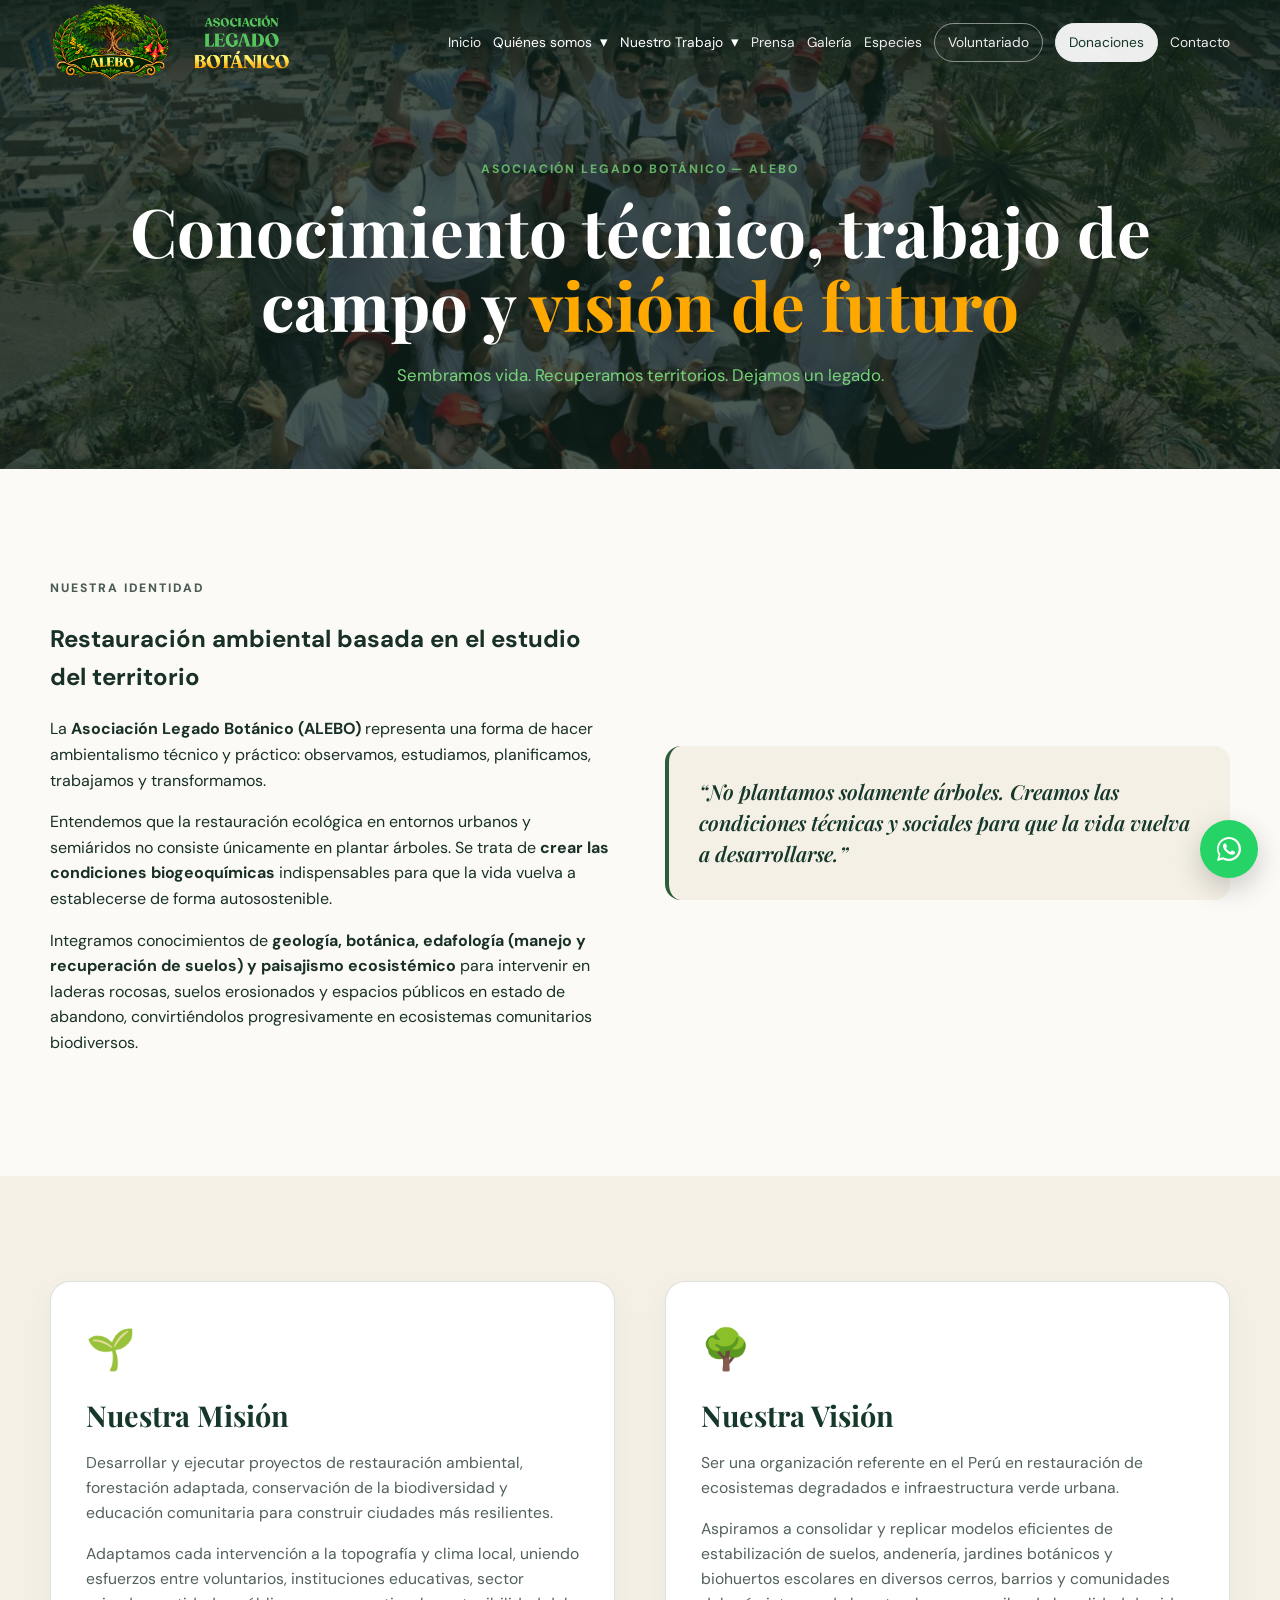
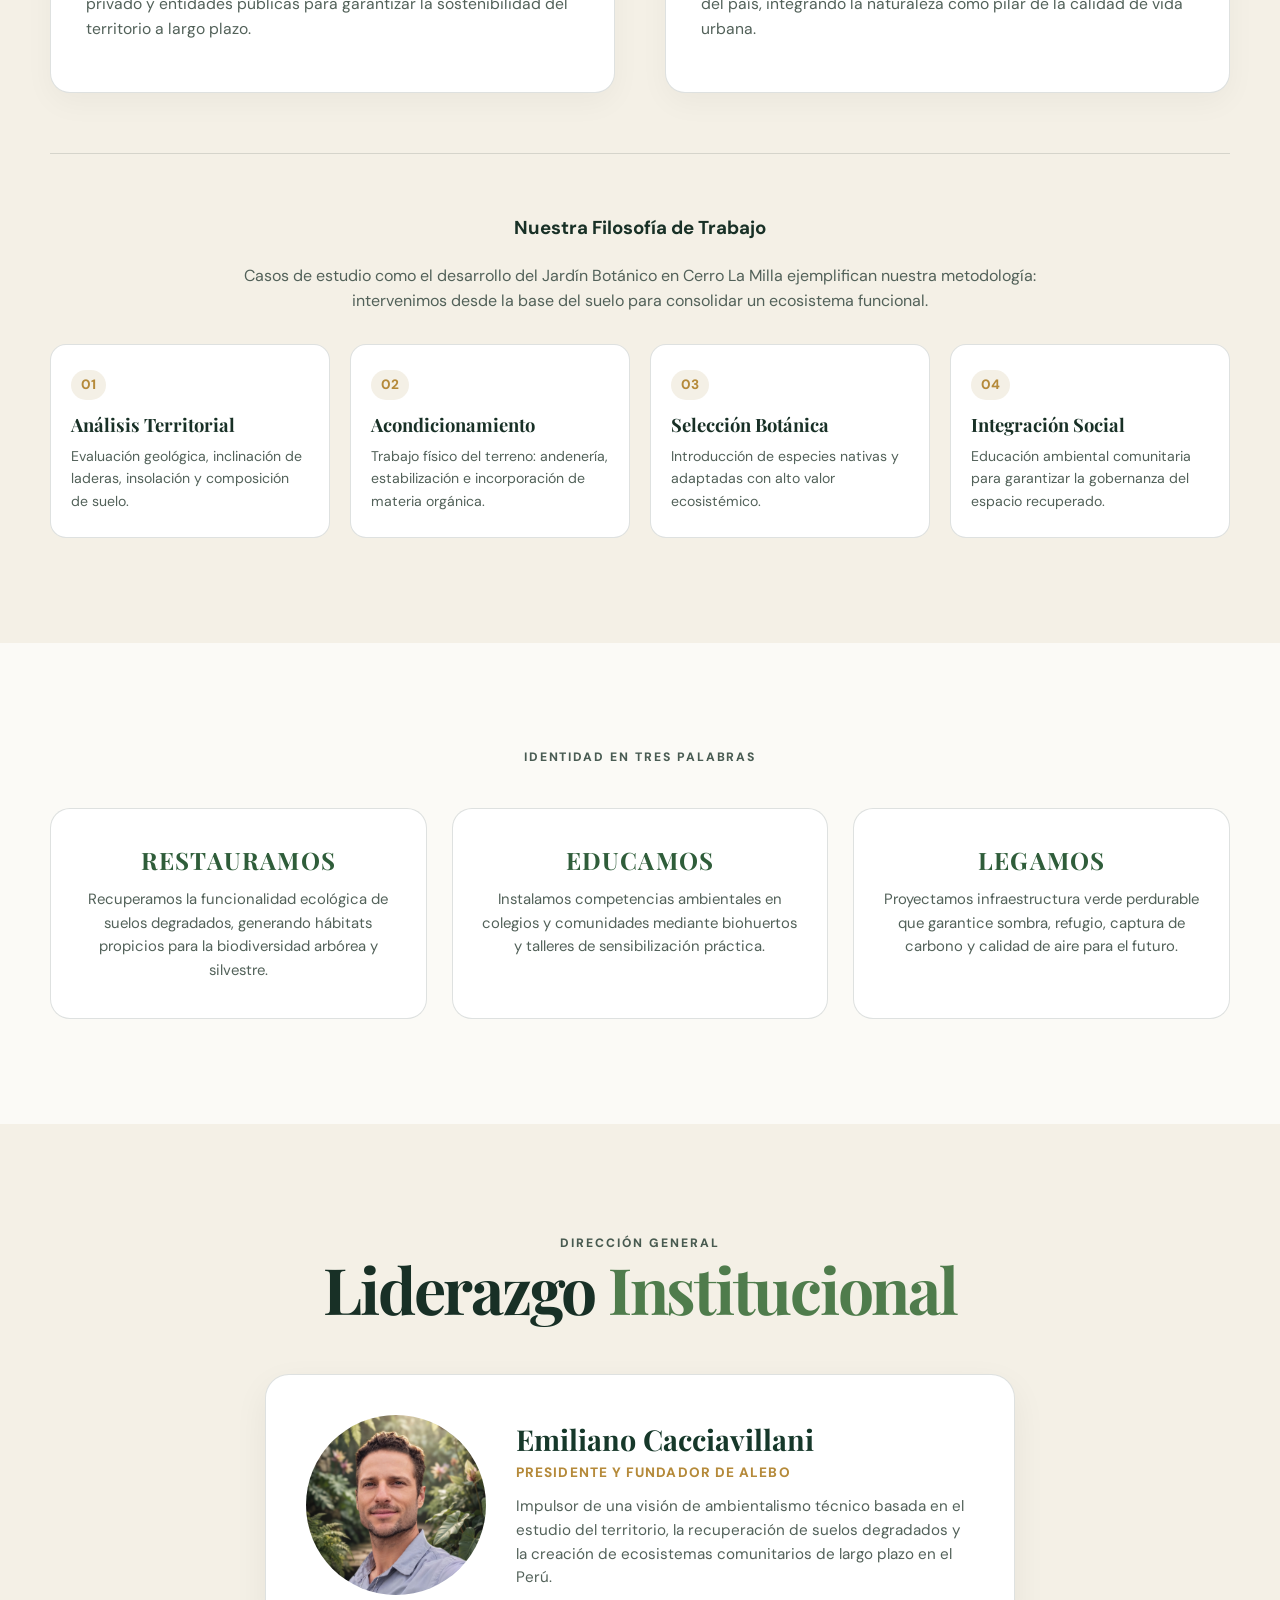
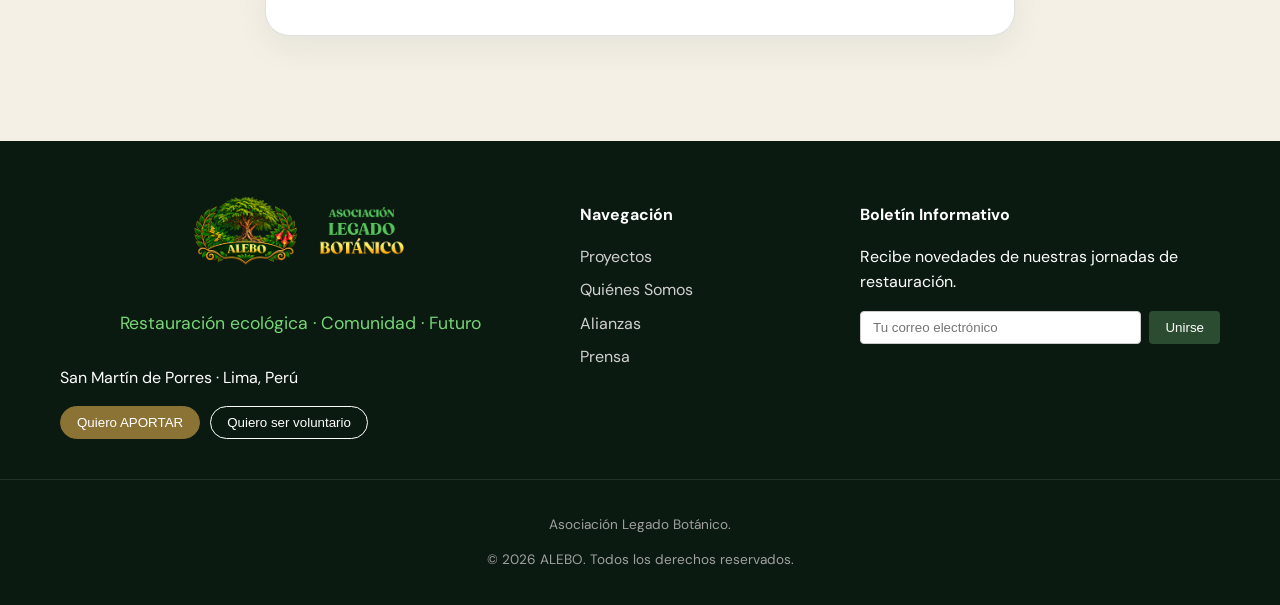
<file: quienes-somos.html>
<!doctype html>
<html lang="es">
<head>
  <link rel="icon" href="assets/favicon_1.ico" type="image/x-icon">
  <meta charset="utf-8">
  <meta name="viewport" content="width=device-width, initial-scale=1">
  <meta name="description" content="Quiénes somos — Asociación Legado Botánico (ALEBO). Historia, misión, visión y enfoque técnico en restauración ecológica urbana.">
  <title>Quiénes somos — Asociación Legado Botánico (ALEBO)</title>
  <link rel="stylesheet" href="css/styles.css">

  <meta property="og:title" content="Quiénes somos — Asociación Legado Botánico (ALEBO)">
  <meta property="og:description" content="Ambientalismo con base técnica y trabajo territorial para la recuperación de ecosistemas degradados en Lima.">
  <meta property="og:image" content="assets/logo-large-sf-2.png">
</head>
<body>




<!-- ENCABEZADO / NAVEGACIÓN -->
<header class="site-header">
  <nav class="nav container">
    <a class="brand" href="index.html#inicio">
      <img src="assets/logo-large-sf-2.png" alt="Logo Legado Botánico" class="brand-logo">
    </a>

    <button class="menu-toggle" aria-expanded="false" aria-controls="menu" aria-label="Abrir menú de navegación">
      <i></i><i></i><i></i>
    </button>

    <div class="nav-links" id="menu">
      <a href="index.html#inicio">Inicio</a>

      <div class="dropdown">
        <div class="dropdown-trigger">Quiénes somos <span class="arrow">▾</span></div>
        <div class="dropdown-menu">
          <a href="quienes-somos.html" style="color: #76d577; font-weight: 700;">Esencia</a>
          <a href="equipo.html">Equipo</a>
          <a href="politicas.html">Políticas</a>
        </div>
      </div>

      <!-- NUEVO MENÚ DESPLEGABLE: NUESTRO TRABAJO -->
      <div class="dropdown">
        <div class="dropdown-trigger">Nuestro Trabajo <span class="arrow">▾</span></div>
        <div class="dropdown-menu">
	  <a href="programas.html">Programas</a>
          <a href="index.html#proyectos">Proyectos</a>
          
          <a href="alianzas.html">Alianzas</a>
        </div>
      </div>

      <a href="prensa.html">Prensa</a>
      <a href="index.html#galeria">Galería</a>
      <a href="especies.html">Especies</a> <!-- NUEVA SECCIÓN DE ESPECIES -->
      <a class="nav-action" href="index.html#voluntariado">Voluntariado</a>
      <a class="nav-action nav-donate" href="index.html#aporta">Donaciones</a>
      <a href="index.html#contacto">Contacto</a>
    </div>
  </nav>
</header>




<main>

  <!-- HERO PRINCIPAL CON IMAGEN DE FONDO -->
  <section class="page-hero-bg" style="background-image: linear-gradient(rgba(13, 33, 26, 0.75), rgba(13, 33, 26, 0.75)), url('assets/quienes-somos-home2.jpg');">
    <div class="container text-center">
      <p class="eyebrow light">Asociación Legado Botánico — ALEBO</p>


	<h1 class="text-white">Conocimiento técnico, trabajo de campo y <span style="color: #FFA800;">visión de futuro</span></h1>
      

      <p class="page-hero-text light">Sembramos vida. Recuperamos territorios. Dejamos un legado.</p>
    </div>
  </section>

  <!-- SECCIÓN 1: NUESTRA IDENTIDAD Y ENFOQUE -->
  <section class="section" id="identidad">
    <div class="container">
      <div class="grid-2 align-center">
        <div>
          <span class="eyebrow">Nuestra Identidad</span>
          <h2>Restauración ambiental basada en el <span>estudio del territorio</span></h2>
          <p>
            La <strong>Asociación Legado Botánico (ALEBO)</strong> representa una forma de hacer ambientalismo técnico y práctico: observamos, estudiamos, planificamos, trabajamos y transformamos.
          </p>
          <p>
            Entendemos que la restauración ecológica en entornos urbanos y semiáridos no consiste únicamente en plantar árboles. Se trata de <strong>crear las condiciones biogeoquímicas</strong> indispensables para que la vida vuelva a establecerse de forma autosostenible.
          </p>
          <p>
            Integramos conocimientos de <strong>geología, botánica, edafología (manejo y recuperación de suelos) y paisajismo ecosistémico</strong> para intervenir en laderas rocosas, suelos erosionados y espacios públicos en estado de abandono, convirtiéndolos progresivamente en ecosistemas comunitarios biodiversos.
          </p>
        </div>
        <div class="quote-box-wrapper">
          <blockquote class="highlight-quote">
            “No plantamos solamente árboles. Creamos las condiciones técnicas y sociales para que la vida vuelva a desarrollarse.”
          </blockquote>
        </div>
      </div>
    </div>
  </section>

  <!-- SECCIÓN 2: MISIÓN, VISIÓN Y FILOSOFÍA -->
  <section class="section cream" id="mision-vision">
    <div class="container">
      <div class="grid-2">
        
        <!-- Misión -->
        <div class="card-info">
          <div class="card-icon">🌱</div>
          <h3>Nuestra Misión</h3>
          <p>
            Desarrollar y ejecutar proyectos de restauración ambiental, forestación adaptada, conservación de la biodiversidad y educación comunitaria para construir ciudades más resilientes.
          </p>
          <p>
            Adaptamos cada intervención a la topografía y clima local, uniendo esfuerzos entre voluntarios, instituciones educativas, sector privado y entidades públicas para garantizar la sostenibilidad del territorio a largo plazo.
          </p>
        </div>

        <!-- Visión -->
        <div class="card-info">
          <div class="card-icon">🌳</div>
          <h3>Nuestra Visión</h3>
          <p>
            Ser una organización referente en el Perú en restauración de ecosistemas degradados e infraestructura verde urbana.
          </p>
          <p>
            Aspiramos a consolidar y replicar modelos eficientes de estabilización de suelos, andenería, jardines botánicos y biohuertos escolares en diversos cerros, barrios y comunidades del país, integrando la naturaleza como pilar de la calidad de vida urbana.
          </p>
        </div>

      </div>

      <!-- Filosofía Técnica / Metodología -->
      <div class="philosophy-block">
        <h3 class="text-center" style="margin-bottom: 20px;">Nuestra Filosofía de Trabajo</h3>
        <p class="text-center" style="max-width: 800px; margin: 0 auto 30px; color: var(--muted);">
          Casos de estudio como el desarrollo del Jardín Botánico en Cerro La Milla ejemplifican nuestra metodología: intervenimos desde la base del suelo para consolidar un ecosistema funcional.
        </p>
        
        <div class="steps-grid">
          <div class="step-card">
            <span class="step-num">01</span>
            <h4>Análisis Territorial</h4>
            <p>Evaluación geológica, inclinación de laderas, insolación y composición de suelo.</p>
          </div>
          <div class="step-card">
            <span class="step-num">02</span>
            <h4>Acondicionamiento</h4>
            <p>Trabajo físico del terreno: andenería, estabilización e incorporación de materia orgánica.</p>
          </div>
          <div class="step-card">
            <span class="step-num">03</span>
            <h4>Selección Botánica</h4>
            <p>Introducción de especies nativas y adaptadas con alto valor ecosistémico.</p>
          </div>
          <div class="step-card">
            <span class="step-num">04</span>
            <h4>Integración Social</h4>
            <p>Educación ambiental comunitaria para garantizar la gobernanza del espacio recuperado.</p>
          </div>
        </div>
      </div>

    </div>
  </section>

  <!-- SECCIÓN 3: PILARES Y LEMA -->
  <section class="section" id="pilares">
    <div class="container text-center">
      <p class="eyebrow">Identidad en Tres Palabras</p>

      <div class="pillars-grid-large">
        <div class="pillar-card-detail">
          <h3>RESTAURAMOS</h3>
          <p>Recuperamos la funcionalidad ecológica de suelos degradados, generando hábitats propicios para la biodiversidad arbórea y silvestre.</p>
        </div>
        <div class="pillar-card-detail">
          <h3>EDUCAMOS</h3>
          <p>Instalamos competencias ambientales en colegios y comunidades mediante biohuertos y talleres de sensibilización práctica.</p>
        </div>
        <div class="pillar-card-detail">
          <h3>LEGAMOS</h3>
          <p>Proyectamos infraestructura verde perdurable que garantice sombra, refugio, captura de carbono y calidad de aire para el futuro.</p>
        </div>
      </div>
    </div>
  </section>

  <!-- SECCIÓN: LIDERAZGO INSTITUCIONAL -->
  <section class="section cream" id="liderazgo">
    <div class="container">
      <div class="section-heading text-center">
        <span class="eyebrow">Dirección General</span>
        <h2>Liderazgo <span>Institucional</span></h2>
      </div>

      <div class="leader-card-wrapper">
        <div class="leader-card">
          <div class="leader-avatar-wrapper">
            <img src="assets/emiliano-cacciavillani.jpg" alt="Emiliano Cacciavillani, Presidente de ALEBO" class="leader-avatar">
          </div>

          <div class="leader-info">
            <h3>Emiliano Cacciavillani</h3>
            <span class="leader-role">Presidente y Fundador de ALEBO</span>
            <p>
              Impulsor de una visión de ambientalismo técnico basada en el estudio del territorio, la recuperación de suelos degradados y la creación de ecosistemas comunitarios de largo plazo en el Perú.
            </p>
          </div>
        </div>
      </div>
    </div>
  </section>

</main>

<!-- BOTÓN FLOTANTE WHATSAPP -->
<a class="whatsapp" href="https://wa.me/51987565786?text=Hola%2C%20quisiera%20m%C3%A1s%20informaci%C3%B3n%20sobre%20ALEBO." target="_blank" rel="noopener noreferrer" aria-label="Contactar por WhatsApp">
  <svg viewBox="0 0 32 32" aria-hidden="true"><path d="M16 3.2C8.93 3.2 3.2 8.93 3.2 16c0 2.26.59 4.38 1.71 6.25L3.2 28.8l6.72-1.67A12.72 12.72 0 0 0 16 28.8c7.07 0 12.8-5.73 12.8-12.8S23.07 3.2 16 3.2Zm0 23.3c-2.04 0-4.04-.55-5.78-1.59l-.41-.24-3.99.99 1.06-3.88-.27-.43A10.6 10.6 0 1 1 16 26.5Zm5.82-7.94c-.32-.16-1.88-.93-2.17-1.04-.29-.11-.5-.16-.71.16-.21.32-.82 1.04-1.01 1.25-.18.21-.37.24-.69.08-.32-.16-1.34-.49-2.55-1.57-.94-.84-1.57-1.88-1.75-2.2-.18-.32-.02-.49.14-.65.14-.14.32-.37.48-.56.16-.18.21-.32.32-.53.11-.21.05-.4-.03-.56-.08-.16-.71-1.71-.98-2.34-.26-.61-.52-.53-.71-.54h-.61c-.21 0-.56.08-.85.4-.29.32-1.12 1.09-1.12 2.66s1.15 3.09 1.31 3.3c.16.21 2.25 3.43 5.45 4.81.76.33 1.35.52 1.81.67.76.24 1.45.21 2 .13.61-.09 1.88-.77 2.15-1.51.27-.74.27-1.38.19-1.51-.08-.13-.29-.21-.61-.37Z"/></svg>
</a>



<!-- MODAL EMERGENTE DE VOLUNTARIADO -->

<div class="modal-overlay" id="modal-voluntario" aria-hidden="true">
  <div class="modal-content" role="dialog" aria-labelledby="modal-voluntario-titulo">
    <button type="button" class="modal-close" id="btn-cerrar-voluntario" aria-label="Cerrar ventana">&times;</button>
    <div class="form-header">
      <h3 id="modal-voluntario-titulo">Únete como Voluntario 🌱</h3>
      <p>Completa la encuesta para conocer tus disponibilidades y asignar las labores más adecuadas para ti.</p>
    </div>
    <form name="voluntarios" method="POST" data-netlify="true" class="legado-form">
      <input type="hidden" name="form-name" value="voluntarios" />
      <div class="form-grid">
        <div class="form-row-2">
          <div class="form-group">
            <label for="vol-nombre">Nombre y Apellido *</label>
            <input type="text" id="vol-nombre" name="nombre" required placeholder="Tu nombre completo">
          </div>
          <div class="form-group">
            <label for="vol-distrito">Distrito de residencia *</label>
            <input type="text" id="vol-distrito" name="distrito" required placeholder="Ej: San Martín de Porres, Los Olivos...">
          </div>
        </div>
        <div class="form-row-2">
          <div class="form-group">
            <label for="vol-email">Correo electrónico *</label>
            <input type="email" id="vol-email" name="email" required placeholder="tu@email.com">
          </div>
          <div class="form-group">
            <label for="vol-telefono">Teléfono / WhatsApp *</label>
            <input type="tel" id="vol-telefono" name="telefono" required placeholder="+51 999 999 999">
          </div>
        </div>
        <div class="form-row-2">
          <div class="form-group">
            <label for="vol-edad">Edad *</label>
            <input type="number" id="vol-edad" name="edad" required placeholder="Ej: 25" min="12" max="99">
          </div>
          <div class="form-group">
            <label for="vol-profesion">Profesión u ocupación</label>
            <input type="text" id="vol-profesion" name="profesion" placeholder="Ej: Estudiante, Ingeniero, Esteticista...">
          </div>
        </div>
        <div class="form-row-2">
          <div class="form-group">
            <label for="vol-movilidad">¿Cuentas con movilidad propia? *</label>
            <select id="vol-movilidad" name="movilidad_propia" required>
              <option value="" disabled selected>Selecciona una opción</option>
              <option value="No">No</option>
              <option value="Sí (Auto)">Sí (Auto)</option>
              <option value="Sí (Moto/Bicicleta)">Sí (Moto / Bicicleta)</option>
            </select>
          </div>
          <div class="form-group">
            <label for="vol-disponibilidad">Días y horario disponibles *</label>
            <input type="text" id="vol-disponibilidad" name="disponibilidad" required placeholder="Ej: Sábados por la mañana / Domingos todo el día">
          </div>
        </div>
        <div class="form-group">
          <label for="vol-capacidad-fisica">¿Con qué tipo de labor te sientes más cómodo/a apoyando en campo? *</label>
          <select id="vol-capacidad-fisica" name="tipo_labor_preferida" required>
            <option value="" disabled selected>Selecciona la capacidad de esfuerzo</option>
            <option value="Poca fuerza: Limpieza, recolección de sustrato y epífitas">Labores livianas (Juntar basura en sacos, recoger polvillo/sustrato, recolección)</option>
            <option value="Mediana fuerza: Cargar pedregal y nivelar andenes">Labores de mediana fuerza (Nivelar andenes, trasladar material liviano)</option>
            <option value="Gran fuerza: Picar rocas, pircados, mover rocas grandes y sacos">Labores de fuerza e intensas (Picar rocas, mover rocas grandes, cargar sacos o madera)</option>
            <option value="Redes sociales y difusión comunitaria">Difusión en redes sociales e incentivar a que más personas se sumen</option>
          </select>
        </div>
        <div class="form-group">
          <label for="vol-mensaje">Comentario adicional / Habilidades especiales</label>
          <textarea id="vol-mensaje" name="comentario" rows="3" placeholder="Cuéntanos cualquier detalle adicional que consideres relevante..."></textarea>
        </div>
        <button type="submit" class="button primary btn-submit-form" style="background: var(--ochre);">Enviar registro de voluntario</button>
      </div>
    </form>
  </div>
</div>



<!-- MODAL EMERGENTE DE APORTES -->
<div class="modal-overlay" id="modal-aporte" aria-hidden="true">
  <div class="modal-content" role="dialog" aria-labelledby="modal-aporte-titulo">
    <button type="button" class="modal-close" id="btn-cerrar-aporte" aria-label="Cerrar ventana">&times;</button>
    <div class="form-header">
      <h3 id="modal-aporte-titulo">Formulario de Aporte 💚</h3>
      <p>Cuéntanos cómo te gustaría colaborar y nos pondremos en contacto contigo para coordinarlo.</p>
    </div>
    <form name="donaciones" method="POST" data-netlify="true" class="legado-form">
      <input type="hidden" name="form-name" value="donaciones" />
      <div class="form-grid">
        <div class="form-group">
          <label for="don-nombre">Nombre o Entidad *</label>
          <input type="text" id="don-nombre" name="nombre" required placeholder="Tu nombre o el de tu empresa">
        </div>
        <div class="form-row-2">
          <div class="form-group">
            <label for="don-email">Correo electrónico *</label>
            <input type="email" id="don-email" name="email" required placeholder="tu@email.com">
          </div>
          <div class="form-group">
            <label for="don-telefono">Teléfono / WhatsApp *</label>
            <input type="tel" id="don-telefono" name="telefono" required placeholder="+51 999 999 999">
          </div>
        </div>
        <div class="form-group">
          <label class="label-title">¿Qué tipo de aporte deseas realizar? (Puedes marcar varios)</label>
          <div class="checkbox-options">
            <label class="checkbox-card"><input type="checkbox" name="tipo_aporte[]" value="Aporte economico"><span>💚 <b>Aporte económico:</b> Para sostener y ampliar los proyectos.</span></label>
            <label class="checkbox-card"><input type="checkbox" name="tipo_aporte[]" value="Plantas y semillas"><span>🌱 <b>Plantas y semillas:</b> Material vegetal destinado a los proyectos.</span></label>
            <label class="checkbox-card"><input type="checkbox" name="tipo_aporte[]" value="Compost y materia organica"><span>♻️ <b>Compost y materia orgánica:</b> Hojas, compost y otros aportes aprovechables.</span></label>
            <label class="checkbox-card"><input type="checkbox" name="tipo_aporte[]" value="Materiales y herramientas"><span>🛠️ <b>Materiales y herramientas:</b> Recursos para las jornadas de trabajo.</span></label>
          </div>
        </div>
        <div class="form-group">
          <label for="don-detalle">Detalles del aporte / Mensaje</label>
          <textarea id="don-detalle" name="detalle" rows="3" placeholder="Ej: Tengo 5 sacos de compost / Deseo realizar un depósito Yape o transferencia..."></textarea>
        </div>
        <button type="submit" class="button primary btn-submit-form">Enviar propuesta de aporte</button>
      </div>
    </form>
  </div>
</div>

<!-- FOOTER -->
<footer class="footer">
  <div class="footer-container">
    <div class="footer-col brand-col">
      <img src="assets/logo-large-sf-2-footer.png" alt="Logo Legado Botánico" class="brand-logo-footer">


      <p class="footer-text">Restauración ecológica · Comunidad · Futuro</p>

      <p class="location">San Martín de Porres · Lima, Perú</p>
      <div class="footer-buttons">
        <button type="button" class="btn-primary" id="btn-abrir-aporte-footer">Quiero APORTAR</button>
        <button type="button" class="btn-secondary" id="btn-abrir-voluntario-footer">Quiero ser voluntario</button>
      </div>
    </div>
    <div class="footer-col nav-col">
      <h4>Navegación</h4>
      <ul>
        <li><a href="index.html#proyectos">Proyectos</a></li>
        <li><a href="quienes-somos.html">Quiénes Somos</a></li>
        <li><a href="alianzas.html">Alianzas</a></li>
        <li><a href="prensa.html">Prensa</a></li>
      </ul>
    </div>
    <div class="footer-col newsletter-col">
      <h4>Boletín Informativo</h4>
      <p>Recibe novedades de nuestras jornadas de restauración.</p>
      <form name="boletin" method="POST" data-netlify="true" class="newsletter-form">
        <input type="hidden" name="form-name" value="boletin" />
        <input type="email" name="email" placeholder="Tu correo electrónico" required />
        <button type="submit">Unirse</button>
      </form>
    </div>
  </div>
  <div class="footer-bottom">
    <p>Asociación Legado Botánico.</p>
    <p>© <span id="year"></span> ALEBO. Todos los derechos reservados.</p>
  </div>
</footer>

<script src="js/main.js"></script>
</body>
</html>
</file>
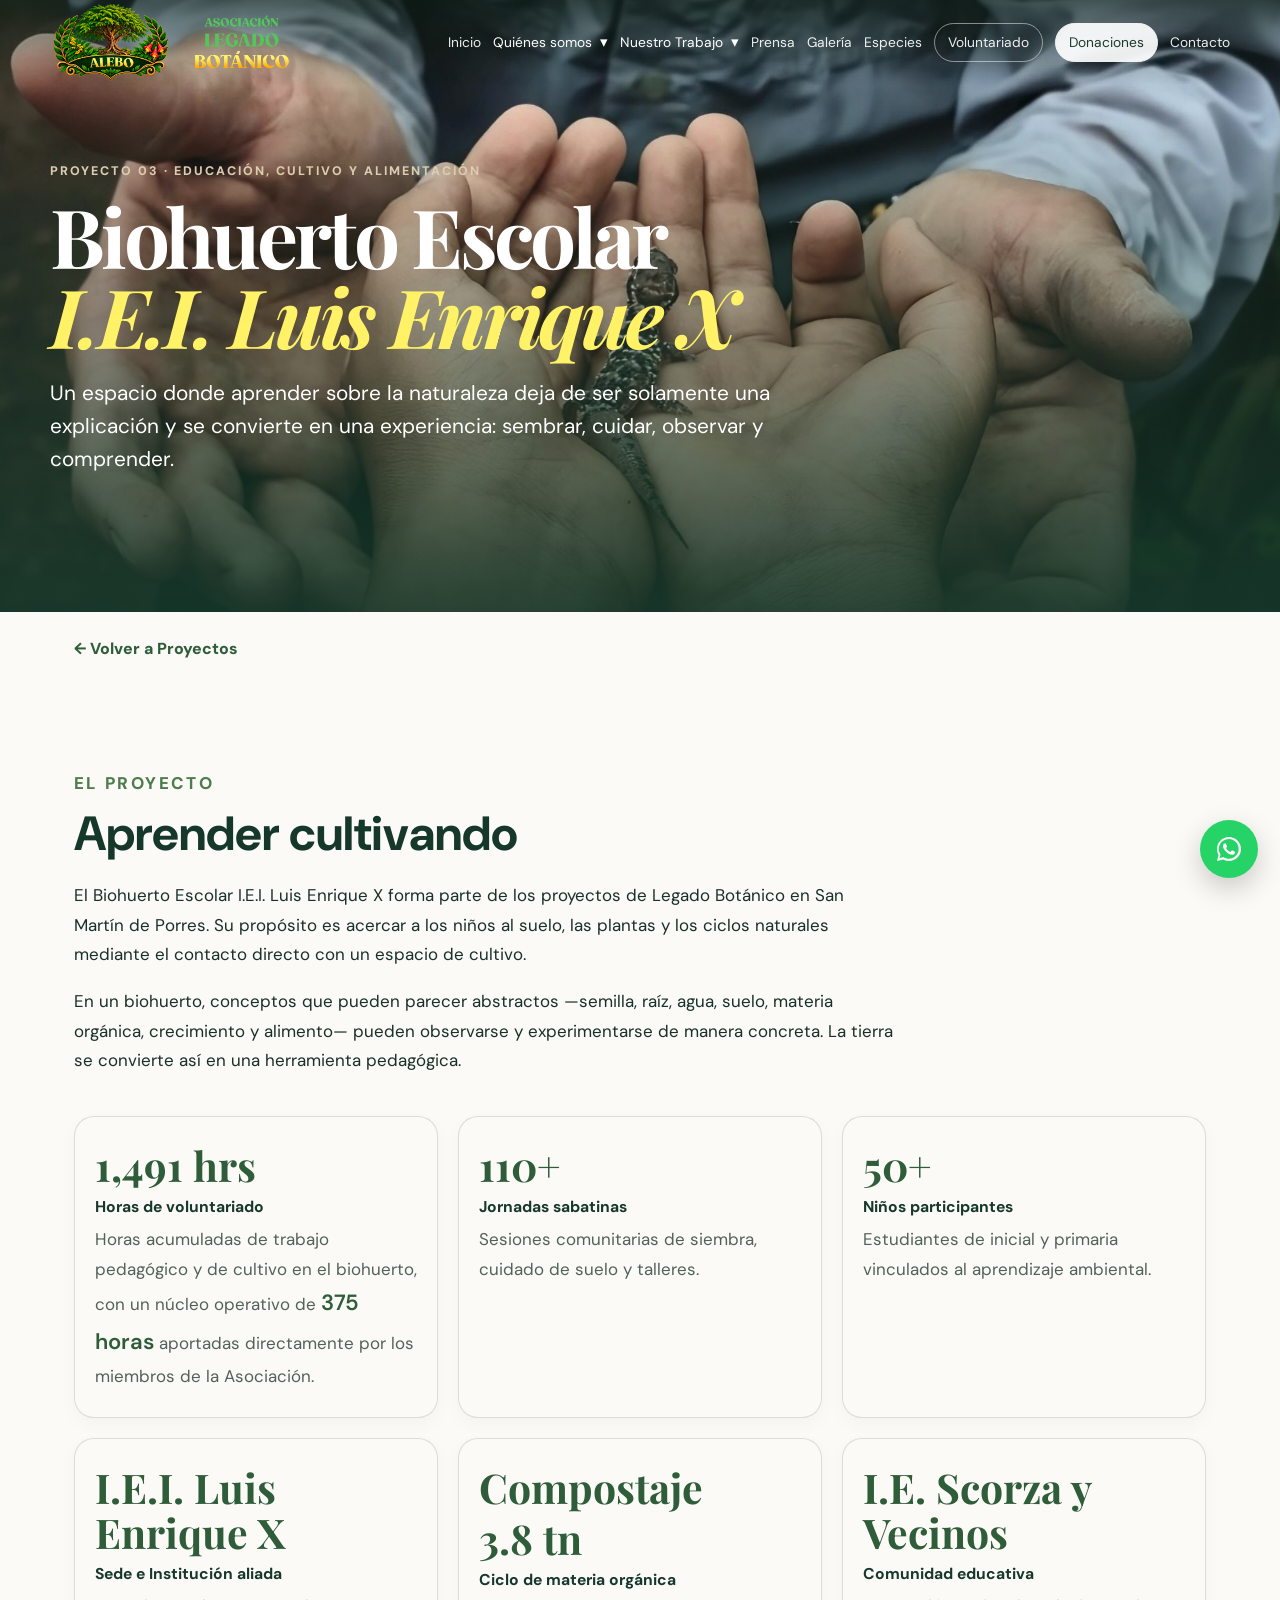
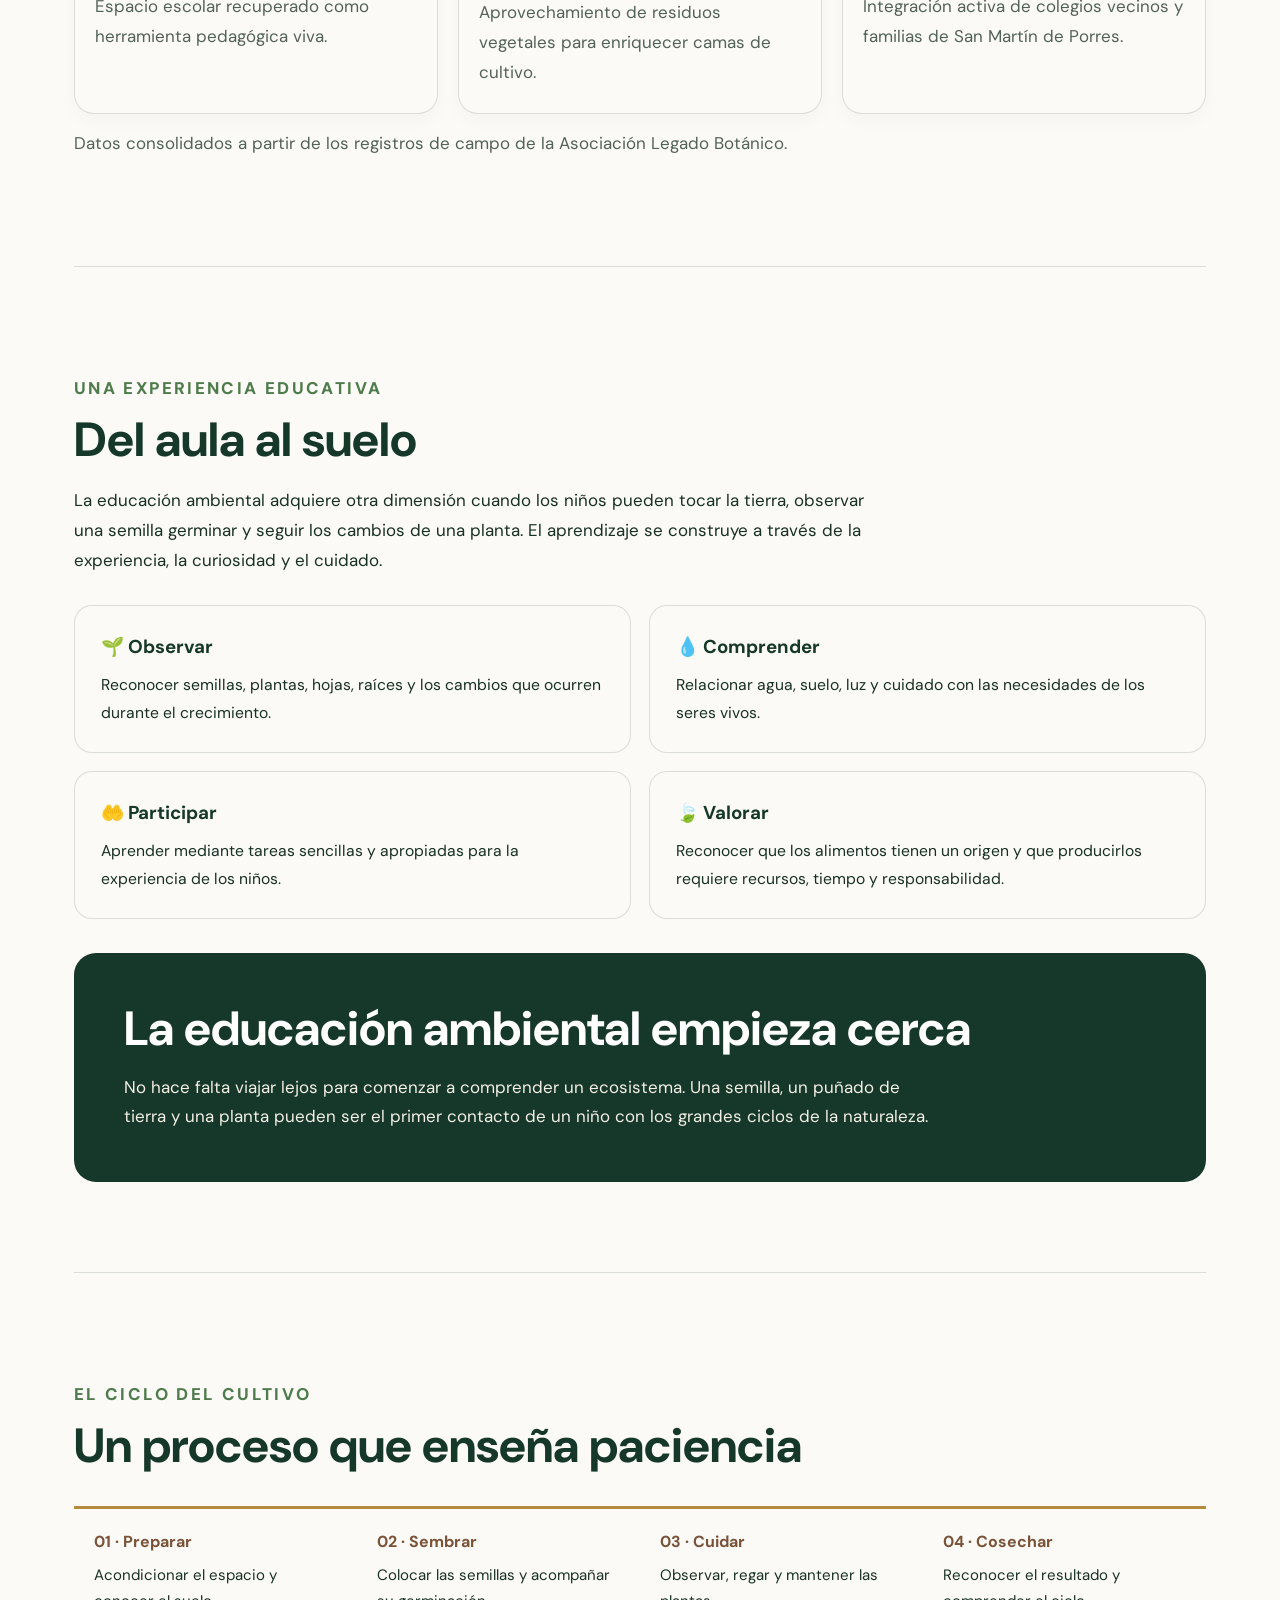
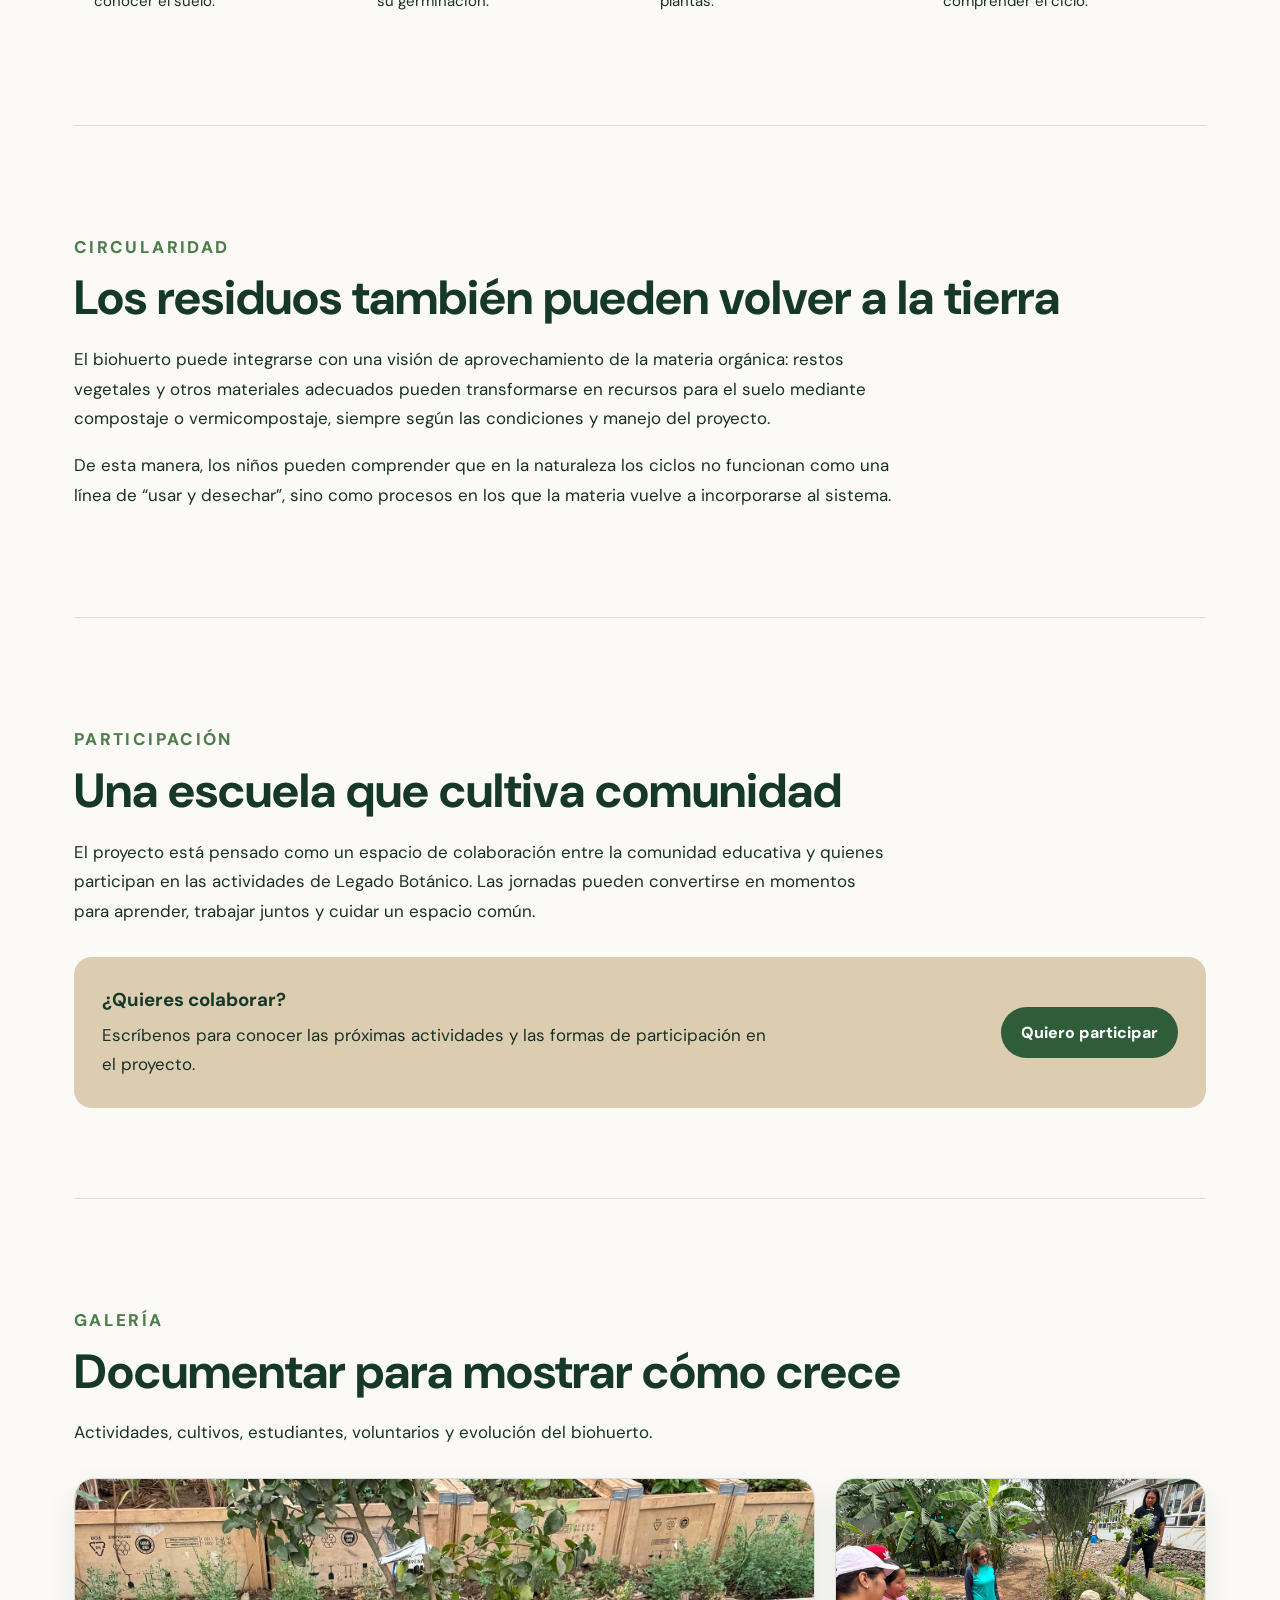
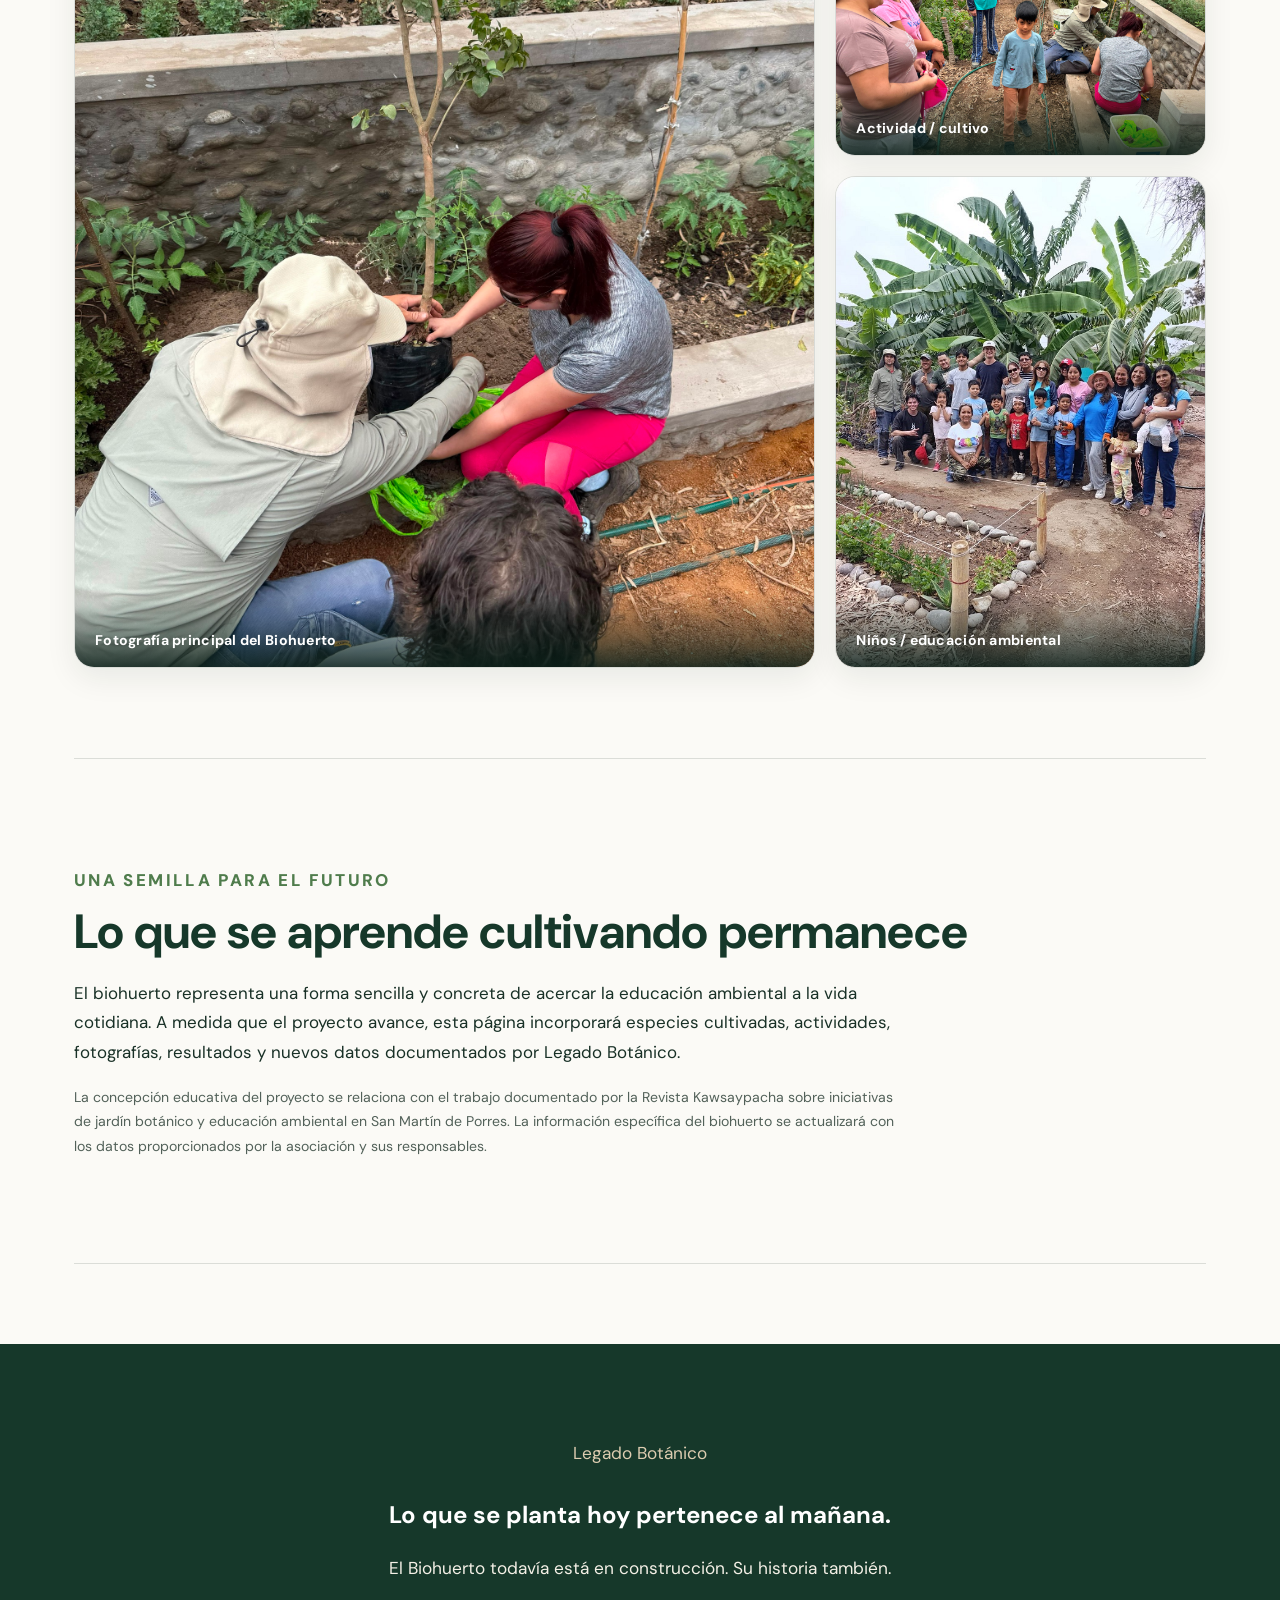
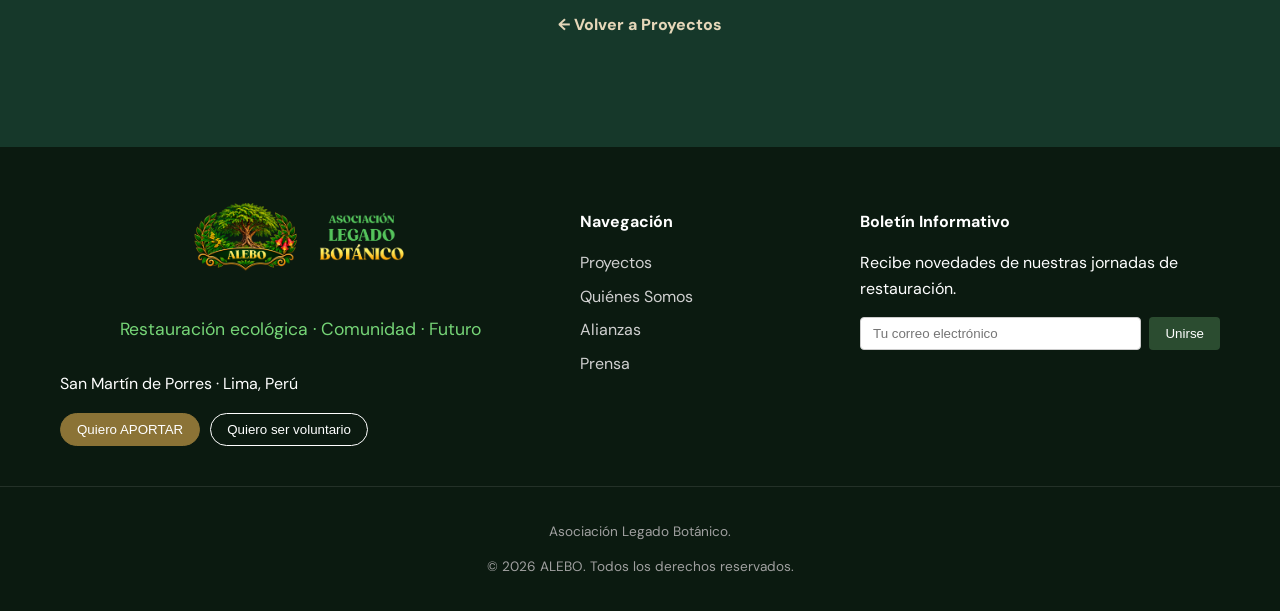
<file: proyectos/biohuerto-luis-enrique-x.html>
<!doctype html>
<html lang="es">
<head>
  <meta charset="utf-8">
  <meta name="viewport" content="width=device-width, initial-scale=1">
  <meta name="description" content="Biohuerto Escolar I.E.I. Luis Enrique X — proyecto educativo de Legado Botánico en San Martín de Porres.">
  <title>Biohuerto Escolar I.E.I. Luis Enrique X — Legado Botánico</title>
  <link rel="stylesheet" href="../css/styles.css">
  <style>
    .bio-page{max-width:1180px;margin:0 auto;padding:0 24px 80px;color:var(--ink)}
    .bio-hero{width:100vw;position:relative;min-height:68vh;margin-left:calc(50% - 50vw);margin-right:calc(50% - 50vw);display:flex;align-items:flex-end;overflow:hidden;background:var(--forest-deep);color:var(--white)}
    .bio-hero img{position:absolute;inset:0;width:100%;height:100%;object-fit:cover}
    .bio-hero::after{content:"";position:absolute;inset:0;background:linear-gradient(180deg,rgba(22,56,42,.08) 18%,rgba(22,56,42,.9) 100%)}
    

	.bio-hero-content{
	  position:relative;
  	z-index:1;
  	width:min(calc(100% - 40px),var(--max));
  	margin:auto;
 	padding:100px 0 75px
	}


    .bio-eyebrow{text-transform:uppercase;letter-spacing:.16em;font-size:.78rem;font-weight:800;color:#DCCCB0;margin:0 0 14px}


    /* DESPUÉS */
    .bio-hero h1{font:700 clamp(2.45rem,6.5vw,5.1rem)/.98 "Playfair Display",serif;letter-spacing:-.045em;margin:0 0 20px}


    .bio-lead{font-size:clamp(1.05rem,2vw,1.3rem);line-height:1.6;max-width:760px;margin:0}
    .bio-back{display:inline-block;margin:24px 0 0;color:var(--forest);font-weight:800;text-decoration:none}
    .bio-section{padding:clamp(55px,8vw,90px) 0;border-bottom:1px solid var(--line)}
    .bio-kicker{text-transform:uppercase;letter-spacing:.14em;font-size:.75rem;font-weight:800;color:var(--leaf);margin-bottom:10px}
    .bio-section h2{font-size:clamp(1.9rem,4vw,3rem);line-height:1.1;margin:0 0 20px;color:var(--forest-deep)}
    .bio-section p{max-width:820px;font-size:1.06rem;line-height:1.75}



    .bio-grid{display:grid;grid-template-columns:repeat(3,1fr);gap:18px;margin-top:32px}


    .bio-card{background:var(--cream);border:1px solid var(--line);border-radius:18px;padding:26px}
    .bio-card strong{display:block;font-size:1.55rem;line-height:1.15;color:var(--forest);margin-bottom:8px}
    .bio-card span{color:var(--muted);font-size:.95rem}
    .bio-method{display:grid;grid-template-columns:repeat(2,1fr);gap:18px;margin-top:30px}
    .bio-method article{padding:26px;border-radius:18px;background:var(--paper);border:1px solid var(--line)}
    .bio-method h3{margin:0 0 9px;color:var(--forest-deep)}
    .bio-method p{margin:0;font-size:.98rem}
    .bio-callout{margin-top:34px;background:var(--forest-deep);color:var(--white);border-radius:22px;padding:clamp(28px,5vw,50px)}
    .bio-callout h2{color:var(--white);margin-bottom:12px}
    .bio-callout p{color:#F4F0E6;margin-bottom:0}
    .bio-steps{display:grid;grid-template-columns:repeat(4,1fr);gap:0;margin-top:34px}
    .bio-step{padding:20px;border-top:3px solid var(--ochre)}
    .bio-step b{display:block;color:var(--earth);margin-bottom:7px}
    .bio-step p{margin:0;font-size:.94rem}
    .bio-volunteer{display:flex;justify-content:space-between;align-items:center;gap:28px;margin-top:30px;padding:28px;background:var(--sand);border-radius:18px}
    .bio-volunteer h3{margin:0 0 6px;color:var(--forest-deep)}
    .bio-volunteer p{margin:0;max-width:680px}
    .bio-button{display:inline-block;white-space:nowrap;background:var(--forest);color:#fff;text-decoration:none;font-weight:800;padding:13px 20px;border-radius:999px}
    

   /* ==========================================
       GALERÍA MODERNA ALEBO (REEMPLAZO COMPLETO)
       ========================================== */
    .bio-gallery {
      display: grid;
      grid-template-columns: 2fr 1fr;
      gap: 20px;
      margin-top: 30px;
    }

    .bio-gallery-side {
      display: flex;
      flex-direction: column;
      gap: 20px;
    }

    /* Contenedor principal que fuerza las esquinas redondeadas */
    .bio-gallery-box {
      position: relative;
      margin: 0 !important;
      padding: 0 !important;               /* Elimina el marco/padding beige interior */
      border-radius: 20px !important;       /* Esquinas redondeadas unificadas */
      overflow: hidden !important;          /* Recorta la imagen a las esquinas redondeadas */
      background: transparent !important;   /* Elimina el fondo beige solido */
      border: 1px solid var(--line) !important; /* Borde sutil y limpio */
      box-shadow: 0 10px 30px rgba(13, 33, 26, 0.08);
      transition: transform 0.3s ease, box-shadow 0.3s ease;
      min-height: auto !important;          /* Anula la altura fija del layout viejo */
      display: block !important;
    }

    /* Efecto al pasar el cursor (Hover) */
    .bio-gallery-box:hover {
      transform: translateY(-4px);
      box-shadow: 0 18px 40px rgba(13, 33, 26, 0.16);
    }

    /* Ajuste de imágenes para adaptarlas exactamente al 100% de la caja */
    .bio-gallery-box img {
      width: 100%;
      height: 100%;
      min-height: 220px;
      object-fit: cover;
      display: block;
      transition: transform 0.5s ease;
    }

    .bio-gallery-box.tall img {
      min-height: 480px;
    }

    .bio-gallery-box:hover img {
      transform: scale(1.04);
    }

    /* Leyenda integrada sobre la foto de forma elegante y legible */
    .bio-gallery-caption {
      position: absolute;
      bottom: 0;
      left: 0;
      right: 0;
      margin: 0;
      padding: 35px 20px 16px;
      background: linear-gradient(180deg, transparent 0%, rgba(13, 33, 26, 0.88) 100%);
      color: #ffffff;
      font-size: 0.88rem;
      font-weight: 700;
      letter-spacing: 0.02em;
      pointer-events: none;
      text-align: left;
    }

    /* Adaptación Móvil */
    @media (max-width: 820px) {
      .bio-gallery {
        grid-template-columns: 1fr;
        gap: 16px;
      }
      .bio-gallery-side {
        gap: 16px;
      }
      .bio-gallery-box img,
      .bio-gallery-box.tall img {
        min-height: 280px;
        height: 280px;
      }
    }
       
/* ==========================================
       FIN DE GALERÍA MODERNA ALEBO (REEMPLAZO COMPLETO)
       ========================================== */


/* ==========================================================================
       GRILLA DE IMPACTO DEL BIOHUERTO
       ========================================================================== */
    .bio-stats-grid {
      display: grid;
      grid-template-columns: repeat(3, 1fr);
      gap: 20px;
      margin-top: 40px;
      margin-bottom: 15px;
    }

    .bio-stat-card {
      background: var(--paper);
      border: 1px solid var(--line);
      border-radius: 20px;
      padding: 26px 20px;
      display: flex;
      flex-direction: column;
      gap: 6px;
      box-shadow: 0 6px 18px rgba(13, 33, 26, 0.03);
      transition: transform 0.25s ease, box-shadow 0.25s ease;
    }

    .bio-stat-card:hover {
      transform: translateY(-4px);
      box-shadow: 0 12px 28px rgba(13, 33, 26, 0.08);
    }

    .bio-stat-card strong {
      display: block;
      font: 700 clamp(1.8rem, 3.2vw, 2.6rem)/1.1 "Playfair Display", serif;
      color: var(--forest);
    }

    .stat-label {
      font-size: 0.98rem;
      font-weight: 700;
      color: var(--forest-deep);
    }

    .stat-desc {
      font-size: 0.85rem;
      color: var(--muted);
      line-height: 1.45;
      margin: 0;
    }

    .bio-note {
      font-size: 0.82rem;
      color: var(--muted);
      margin-top: 15px;
    }

    @media(max-width:950px) {
      .bio-stats-grid {
        grid-template-columns: repeat(2, 1fr);
        gap: 16px;
      }
    }

    @media(max-width:600px) {
      .bio-stats-grid {
        grid-template-columns: 1fr;
      }
    }



.bio-source{font-size:.88rem!important;color:var(--muted)}


.project-back-wrap{width:min(calc(100% - 40px),var(--max));margin:auto;padding:24px 0 0}
.project-back{color:var(--forest);font-weight:800}
.project-end{text-align:center;padding:95px 20px 110px;background:var(--forest-deep);color:#fff}
.project-end h2{color:#fff;margin-inline:auto}
.project-end p{max-width:680px;margin:0 auto 28px;color:#f4f0e6;font-size:1.08rem;line-height:1.7}
.project-end .project-back{color:#e5d7b9}

    @media(max-width:820px){
      .bio-hero{min-height:72vh}
      .bio-grid,.bio-method{grid-template-columns:1fr 1fr}
      .bio-steps{grid-template-columns:1fr 1fr}
      .bio-volunteer{align-items:flex-start;flex-direction:column}
      .bio-gallery{grid-template-columns:1fr}
      .bio-gallery-box.tall{min-height:270px}
    }
    @media(max-width:560px){
      .bio-page{padding:0 16px 55px}
      .bio-hero{min-height:78vh;margin-left:calc(50% - 50vw);margin-right:calc(50% - 50vw)}
      .bio-hero-content{width:min(calc(100% - 32px),var(--max));padding:30px 0 42px}
      .bio-grid,.bio-method,.bio-steps{grid-template-columns:1fr}
      .bio-section{padding:52px 0}
    }
  </style>
</head>
<body>



<!-- ENCABEZADO / NAVEGACIÓN -->
<header class="site-header">
  <nav class="nav container">
    <a class="brand" href="../index.html#inicio">
      <img src="../assets/logo-large-sf-2.png" alt="Logo Legado Botánico" class="brand-logo">
    </a>

    <button class="menu-toggle" aria-expanded="false" aria-controls="menu" aria-label="Abrir menú de navegación">
      <i></i><i></i><i></i>
    </button>

    <div class="nav-links" id="menu">
      <a href="../index.html#inicio">Inicio</a>

      <div class="dropdown">
        <div class="dropdown-trigger">Quiénes somos <span class="arrow">▾</span></div>
        <div class="dropdown-menu">
          <a href="../quienes-somos.html">Esencia</a>
          <a href="../equipo.html">Equipo</a>
          <a href="../politicas.html">Políticas</a>
        </div>
      </div>

      <!-- NUEVO MENÚ DESPLEGABLE: NUESTRO TRABAJO -->
      <div class="dropdown">
        <div class="dropdown-trigger">Nuestro Trabajo <span class="arrow">▾</span></div>
        <div class="dropdown-menu">
	  <a href="../programas.html">Programas</a>
          <a href="../index.html#proyectos">Proyectos</a>
          
          <a href="../alianzas.html">Alianzas</a>
        </div>
      </div>

      <a href="../prensa.html">Prensa</a>
      <a href="../index.html#galeria">Galería</a>
      <a href="../especies.html">Especies</a> <!-- NUEVA SECCIÓN DE ESPECIES -->
      <a class="nav-action" href="../index.html#voluntariado">Voluntariado</a>
      <a class="nav-action nav-donate" href="../index.html#aporta">Donaciones</a>
      <a href="../index.html#contacto">Contacto</a>
    </div>
  </nav>
</header>




<main class="bio-page">

  <header class="bio-hero">
    <img src="../assets/biohuerto.jpg" alt="Biohuerto escolar del proyecto Legado Botánico">
    <div class="bio-hero-content">
      <p class="bio-eyebrow">Proyecto 03 · Educación, cultivo y alimentación</p>
      <h1>Biohuerto Escolar<br><span class="texto-resaltado">I.E.I. Luis Enrique X</span></h1>
      <p class="bio-lead">Un espacio donde aprender sobre la naturaleza deja de ser solamente una explicación y se convierte en una experiencia: sembrar, cuidar, observar y comprender.</p>
    </div>
  </header>

  <a class="bio-back" href="../index.html#proyectos">← Volver a Proyectos</a>

  <section class="bio-section">
    <p class="bio-kicker">El proyecto</p>
    <h2>Aprender cultivando</h2>
    <p>
      El Biohuerto Escolar I.E.I. Luis Enrique X forma parte de los proyectos de Legado Botánico en San Martín de Porres. Su propósito es acercar a los niños al suelo, las plantas y los ciclos naturales mediante el contacto directo con un espacio de cultivo.
    </p>
    <p>
      En un biohuerto, conceptos que pueden parecer abstractos —semilla, raíz, agua, suelo, materia orgánica, crecimiento y alimento— pueden observarse y experimentarse de manera concreta. La tierra se convierte así en una herramienta pedagógica.
    </p>





    <!-- GRILLA DE IMPACTO ESPECÍFICA DEL BIOHUERTO -->
    <div class="bio-stats-grid">
      <div class="bio-stat-card">
        <strong>1,491 hrs</strong>
        <span class="stat-label">Horas de voluntariado</span>
	<p class="stat-desc">Horas acumuladas de trabajo pedagógico y de cultivo en el biohuerto, con un núcleo operativo de <span style="font-size: 1.3em; font-weight: 600; color: var(--forest);">375 horas</span> aportadas directamente por los miembros de la Asociación.</p>
        
      </div>

      <div class="bio-stat-card">
        <strong>110+</strong>
        <span class="stat-label">Jornadas sabatinas</span>
        <p class="stat-desc">Sesiones comunitarias de siembra, cuidado de suelo y talleres.</p>
      </div>

      <div class="bio-stat-card">
        <strong>50+</strong>
        <span class="stat-label">Niños participantes</span>
        <p class="stat-desc">Estudiantes de inicial y primaria vinculados al aprendizaje ambiental.</p>
      </div>

      <div class="bio-stat-card">
        <strong>I.E.I. Luis Enrique X</strong>
        <span class="stat-label">Sede e Institución aliada</span>
        <p class="stat-desc">Espacio escolar recuperado como herramienta pedagógica viva.</p>
      </div>

      <div class="bio-stat-card">
        <strong>Compostaje </strong>
	<strong>3.8 tn</strong>
        <span class="stat-label">Ciclo de materia orgánica</span>
        <p class="stat-desc">Aprovechamiento de residuos vegetales para enriquecer camas de cultivo.</p>
      </div>

      <div class="bio-stat-card">
        <strong>I.E. Scorza y Vecinos</strong>
        <span class="stat-label">Comunidad educativa</span>
        <p class="stat-desc">Integración activa de colegios vecinos y familias de San Martín de Porres.</p>
      </div>
    </div>
    <p class="bio-note">Datos consolidados a partir de los registros de campo de la Asociación Legado Botánico.</p>


    </div>
  </section>





  <section class="bio-section">
    <p class="bio-kicker">Una experiencia educativa</p>
    <h2>Del aula al suelo</h2>
    <p>
      La educación ambiental adquiere otra dimensión cuando los niños pueden tocar la tierra, observar una semilla germinar y seguir los cambios de una planta. El aprendizaje se construye a través de la experiencia, la curiosidad y el cuidado.
    </p>

    <div class="bio-method">
      <article>
        <h3>🌱 Observar</h3>
        <p>Reconocer semillas, plantas, hojas, raíces y los cambios que ocurren durante el crecimiento.</p>
      </article>
      <article>
        <h3>💧 Comprender</h3>
        <p>Relacionar agua, suelo, luz y cuidado con las necesidades de los seres vivos.</p>
      </article>
      <article>
        <h3>🤲 Participar</h3>
        <p>Aprender mediante tareas sencillas y apropiadas para la experiencia de los niños.</p>
      </article>
      <article>
        <h3>🍃 Valorar</h3>
        <p>Reconocer que los alimentos tienen un origen y que producirlos requiere recursos, tiempo y responsabilidad.</p>
      </article>
    </div>

    <div class="bio-callout">
      <h2>La educación ambiental empieza cerca</h2>
      <p>
        No hace falta viajar lejos para comenzar a comprender un ecosistema. Una semilla, un puñado de tierra y una planta pueden ser el primer contacto de un niño con los grandes ciclos de la naturaleza.
      </p>
    </div>
  </section>

  <section class="bio-section">
    <p class="bio-kicker">El ciclo del cultivo</p>
    <h2>Un proceso que enseña paciencia</h2>

    <div class="bio-steps">
      <div class="bio-step"><b>01 · Preparar</b><p>Acondicionar el espacio y conocer el suelo.</p></div>
      <div class="bio-step"><b>02 · Sembrar</b><p>Colocar las semillas y acompañar su germinación.</p></div>
      <div class="bio-step"><b>03 · Cuidar</b><p>Observar, regar y mantener las plantas.</p></div>
      <div class="bio-step"><b>04 · Cosechar</b><p>Reconocer el resultado y comprender el ciclo.</p></div>
    </div>
  </section>

  <section class="bio-section">
    <p class="bio-kicker">Circularidad</p>
    <h2>Los residuos también pueden volver a la tierra</h2>
    <p>
      El biohuerto puede integrarse con una visión de aprovechamiento de la materia orgánica: restos vegetales y otros materiales adecuados pueden transformarse en recursos para el suelo mediante compostaje o vermicompostaje, siempre según las condiciones y manejo del proyecto.
    </p>
    <p>
      De esta manera, los niños pueden comprender que en la naturaleza los ciclos no funcionan como una línea de “usar y desechar”, sino como procesos en los que la materia vuelve a incorporarse al sistema.
    </p>
  </section>

  <section class="bio-section">
    <p class="bio-kicker">Participación</p>
    <h2>Una escuela que cultiva comunidad</h2>
    <p>
      El proyecto está pensado como un espacio de colaboración entre la comunidad educativa y quienes participan en las actividades de Legado Botánico. Las jornadas pueden convertirse en momentos para aprender, trabajar juntos y cuidar un espacio común.
    </p>

    <div class="bio-volunteer">
      <div>
        <h3>¿Quieres colaborar?</h3>
        <p>Escríbenos para conocer las próximas actividades y las formas de participación en el proyecto.</p>
      </div>
      <a class="bio-button" href="https://wa.me/51987565786?text=Hola%2C%20quisiera%20obtener%20informaci%C3%B3n%20sobre%20c%C3%B3mo%20participar%20en%20el%20Biohuerto%20Escolar%20I.E.I.%20Luis%20Enrique%20X." target="_blank" rel="noopener noreferrer">Quiero participar</a>
    </div>
  </section>







  <section class="bio-section">
    <p class="bio-kicker">Galería</p>
    <h2>Documentar para mostrar cómo crece</h2>
    <p>
      Actividades, cultivos, estudiantes, voluntarios y evolución del biohuerto.
    </p>
    
    <div class="bio-gallery">
      <!-- Imagen Principal (Grande) -->
      <figure class="bio-gallery-box tall">
        <img 
          src="../assets/biohuerto-principal.jpg" 
          alt="Vista principal del biohuerto escolar de ALEBO" 
          loading="lazy"
        >
        <figcaption class="bio-gallery-caption">Fotografía principal del Biohuerto</figcaption>
      </figure>

      <!-- Columna Secundaria (Dos imágenes apiladas) -->
      <div class="bio-gallery-side">
        <figure class="bio-gallery-box">
          <img 
            src="../assets/biohuerto-actividad-cultivo.jpg" 
            alt="Actividades de cultivo y mantenimiento en el biohuerto" 
            loading="lazy"
          >
          <figcaption class="bio-gallery-caption">Actividad / cultivo</figcaption>
        </figure>

        <figure class="bio-gallery-box">
          <img 
            src="../assets/biohuerto-educacion-ambiental.jpg" 
            alt="Niños participando en talleres de educación ambiental" 
            loading="lazy"
          >
          <figcaption class="bio-gallery-caption">Niños / educación ambiental</figcaption>
        </figure>
      </div>
    </div>
  </section>







  <section class="bio-section">
    <p class="bio-kicker">Una semilla para el futuro</p>
    <h2>Lo que se aprende cultivando permanece</h2>
    <p>
      El biohuerto representa una forma sencilla y concreta de acercar la educación ambiental a la vida cotidiana. A medida que el proyecto avance, esta página incorporará especies cultivadas, actividades, fotografías, resultados y nuevos datos documentados por Legado Botánico.
    </p>
    <p class="bio-source">
      La concepción educativa del proyecto se relaciona con el trabajo documentado por la Revista Kawsaypacha sobre iniciativas de jardín botánico y educación ambiental en San Martín de Porres. La información específica del biohuerto se actualizará con los datos proporcionados por la asociación y sus responsables.
    </p>
    
  </section>

  <a
  class="whatsapp"
  href="https://wa.me/51987565786?text=Hola%2C%20quisiera%20obtener%20informaci%C3%B3n%20sobre%20c%C3%B3mo%20participar%20en%20Legado%20Bot%C3%A1nico."
  target="_blank"
  rel="noopener noreferrer"
  aria-label="Contactar por WhatsApp"
  title="Contactar por WhatsApp"
>
  <svg viewBox="0 0 32 32" aria-hidden="true">
    <path d="M16 3.2C8.93 3.2 3.2 8.93 3.2 16c0 2.26.59 4.38 1.71 6.25L3.2 28.8l6.72-1.67A12.72 12.72 0 0 0 16 28.8c7.07 0 12.8-5.73 12.8-12.8S23.07 3.2 16 3.2Zm0 23.3c-2.04 0-4.04-.55-5.78-1.59l-.41-.24-3.99.99 1.06-3.88-.27-.43A10.6 10.6 0 1 1 16 26.5Zm5.82-7.94c-.32-.16-1.88-.93-2.17-1.04-.29-.11-.5-.16-.71.16-.21.32-.82 1.04-1.01 1.25-.18.21-.37.24-.69.08-.32-.16-1.34-.49-2.55-1.57-.94-.84-1.57-1.88-1.75-2.2-.18-.32-.02-.49.14-.65.14-.14.32-.37.48-.56.16-.18.21-.32.32-.53.11-.21.05-.4-.03-.56-.08-.16-.71-1.71-.98-2.34-.26-.61-.52-.53-.71-.54h-.61c-.21 0-.56.08-.85.4-.29.32-1.12 1.09-1.12 2.66s1.15 3.09 1.31 3.3c.16.21 2.25 3.43 5.45 4.81.76.33 1.35.52 1.81.67.76.24 1.45.21 2 .13.61-.09 1.88-.77 2.15-1.51.27-.74.27-1.38.19-1.51-.08-.13-.29-.21-.61-.37Z"/>
  </svg>
</a>


</main>


<section class="project-end">
  <p class="project-kicker" style="color:#DCCCB0">Legado Botánico</p>
  <h2>Lo que se planta hoy pertenece al mañana.</h2>
  <p>El Biohuerto todavía está en construcción. Su historia también.</p>
  <a class="project-back" href="../index.html#proyectos">← Volver a Proyectos</a>
</section>



<!-- MODAL EMERGENTE DE VOLUNTARIADO -->

<div class="modal-overlay" id="modal-voluntario" aria-hidden="true">
  <div class="modal-content" role="dialog" aria-labelledby="modal-voluntario-titulo">
    <button type="button" class="modal-close" id="btn-cerrar-voluntario" aria-label="Cerrar ventana">&times;</button>
    
    <div class="form-header">
      <h3 id="modal-voluntario-titulo">Únete como Voluntario 🌱</h3>
      <p>Completa la encuesta para conocer tus disponibilidades y asignar las labores más adecuadas para ti.</p>
    </div>

    <form name="voluntarios" method="POST" data-netlify="true" class="legado-form">
      <input type="hidden" name="form-name" value="voluntarios" />

      <div class="form-grid">
        <div class="form-row-2">
          <div class="form-group">
            <label for="vol-nombre">Nombre y Apellido *</label>
            <input type="text" id="vol-nombre" name="nombre" required placeholder="Tu nombre completo">
          </div>
          <div class="form-group">
            <label for="vol-distrito">Distrito de residencia *</label>
            <input type="text" id="vol-distrito" name="distrito" required placeholder="Ej: San Martín de Porres, Los Olivos...">
          </div>
        </div>

        <div class="form-row-2">
          <div class="form-group">
            <label for="vol-email">Correo electrónico *</label>
            <input type="email" id="vol-email" name="email" required placeholder="tu@email.com">
          </div>
          <div class="form-group">
            <label for="vol-telefono">Teléfono / WhatsApp *</label>
            <input type="tel" id="vol-telefono" name="telefono" required placeholder="+51 999 999 999">
          </div>
        </div>

        <div class="form-row-2">
          <div class="form-group">
            <label for="vol-edad">Edad *</label>
            <input type="number" id="vol-edad" name="edad" required placeholder="Ej: 25" min="12" max="99">
          </div>
          <div class="form-group">
            <label for="vol-profesion">Profesión u ocupación</label>
            <input type="text" id="vol-profesion" name="profesion" placeholder="Ej: Estudiante, Ingeniero, Esteticista...">
          </div>
        </div>

        <div class="form-row-2">
          <div class="form-group">
            <label for="vol-movilidad">¿Cuentas con movilidad propia? *</label>
            <select id="vol-movilidad" name="movilidad_propia" required>
              <option value="" disabled selected>Selecciona una opción</option>
              <option value="No">No</option>
              <option value="Sí (Auto)">Sí (Auto)</option>
              <option value="Sí (Moto/Bicicleta)">Sí (Moto / Bicicleta)</option>
            </select>
          </div>
          <div class="form-group">
            <label for="vol-disponibilidad">Días y horario disponibles *</label>
            <input type="text" id="vol-disponibilidad" name="disponibilidad" required placeholder="Ej: Sábados por la mañana / Domingos todo el día">
          </div>
        </div>

        <div class="form-group">
          <label for="vol-capacidad-fisica">¿Con qué tipo de labor te sientes más cómodo/a apoyando en campo? *</label>
          <select id="vol-capacidad-fisica" name="tipo_labor_preferida" required>
            <option value="" disabled selected>Selecciona la capacidad de esfuerzo</option>
            <option value="Poca fuerza: Limpieza, recolección de sustrato y epífitas">Labores livianas (Juntar basura en sacos, recoger polvillo/sustrato, recolección)</option>
            <option value="Mediana fuerza: Cargar pedregal y nivelar andenes">Labores de mediana fuerza (Nivelar andenes, trasladar material liviano)</option>
            <option value="Gran fuerza: Picar rocas, pircados, mover rocas grandes y sacos">Labores de fuerza e intensas (Picar rocas, mover rocas grandes, cargar sacos o madera)</option>
            <option value="Redes sociales y difusión comunitaria">Difusión en redes sociales e incentivar a que más personas se sumen</option>
          </select>
        </div>

        <div class="form-group">
          <label for="vol-mensaje">Comentario adicional / Habilidades especiales</label>
          <textarea id="vol-mensaje" name="comentario" rows="3" placeholder="Cuéntanos cualquier detalle adicional que consideres relevante..."></textarea>
        </div>

        <button type="submit" class="button primary btn-submit-form" style="background: var(--ochre);">Enviar registro de voluntario</button>
      </div>
    </form>
  </div>
</div>

<!-- FIN DEL MODAL EMERGENTE DE VOLUNTARIADO -->




<!-- MODAL EMERGENTE DE APORTES -->
<div class="modal-overlay" id="modal-aporte" aria-hidden="true">
  <div class="modal-content" role="dialog" aria-labelledby="modal-aporte-titulo">
    <button type="button" class="modal-close" id="btn-cerrar-aporte" aria-label="Cerrar ventana">&times;</button>
    
    <div class="form-header">
      <h3 id="modal-aporte-titulo">Formulario de Aporte 💚</h3>
      <p>Cuéntanos cómo te gustaría colaborar y nos pondremos en contacto contigo para coordinarlo.</p>
    </div>

    <form name="donaciones" method="POST" data-netlify="true" class="legado-form">
      <input type="hidden" name="form-name" value="donaciones" />

      <div class="form-grid">
        <div class="form-group">
          <label for="don-nombre">Nombre o Entidad *</label>
          <input type="text" id="don-nombre" name="nombre" required placeholder="Tu nombre o el de tu empresa">
        </div>

        <div class="form-row-2">
          <div class="form-group">
            <label for="don-email">Correo electrónico *</label>
            <input type="email" id="don-email" name="email" required placeholder="tu@email.com">
          </div>
          <div class="form-group">
            <label for="don-telefono">Teléfono / WhatsApp *</label>
            <input type="tel" id="don-telefono" name="telefono" required placeholder="+51 999 999 999">
          </div>
        </div>

        <div class="form-group">
          <label class="label-title">¿Qué tipo de aporte deseas realizar? (Puedes marcar varios)</label>
          <div class="checkbox-options">
            <label class="checkbox-card">
              <input type="checkbox" name="tipo_aporte" value="Aporte economico">
              <span>💚 <b>Aporte económico:</b> Para sostener y ampliar los proyectos.</span>
            </label>

            <label class="checkbox-card">
              <input type="checkbox" name="tipo_aporte" value="Plantas y semillas">
              <span>🌱 <b>Plantas y semillas:</b> Material vegetal destinado a los proyectos.</span>
            </label>

            <label class="checkbox-card">
              <input type="checkbox" name="tipo_aporte" value="Compost y materia organica">
              <span>♻️ <b>Compost y materia orgánica:</b> Hojas, compost y otros aportes aprovechables.</span>
            </label>

            <label class="checkbox-card">
              <input type="checkbox" name="tipo_aporte" value="Materiales y herramientas">
              <span>🛠️ <b>Materiales y herramientas:</b> Recursos para las jornadas de trabajo.</span>
            </label>
          </div>
        </div>

        <div class="form-group">
          <label for="don-detalle">Detalles del aporte / Mensaje</label>
          <textarea id="don-detalle" name="detalle" rows="3" placeholder="Ej: Tengo 5 sacos de compost / Deseo realizar un depósito Yape o transferencia..."></textarea>
        </div>

        <button type="submit" class="button primary btn-submit-form">Enviar propuesta de aporte</button>
      </div>
    </form>
  </div>
</div>

<!-- FIN MODAL EMERGENTE DE APORTES -->



<footer class="footer">

  <!-- Contenido Principal en Columnas -->
  <div class="footer-container">
    <!-- Columna 1: Info & CTAs -->
    <div class="footer-col brand-col">
      <img src="../assets/logo-large-sf-2-footer.png" alt="Logo Legado Botánico" class="brand-logo-footer">
      <p class="footer-text">Restauración ecológica · Comunidad · Futuro</p>
      <p class="location">San Martín de Porres · Lima, Perú</p>

      <div class="footer-buttons">
  		<button type="button" class="btn-primary" id="btn-abrir-aporte-footer">Quiero APORTAR</button>
  		<button type="button" class="btn-secondary" id="btn-abrir-voluntario-footer">Quiero ser voluntario</button>
	</div>
    </div>

    <!-- Columna 2: Navegación -->
    <div class="footer-col nav-col">
      <h4>Navegación</h4>
      <ul>
        <li><a href="../index.html#proyectos">Proyectos</a></li>
        <li><a href="../quienes-somos.html">Quiénes Somos</a></li>
        <li><a href="../alianzas.html">Alianzas</a></li>
        <li><a href="../prensa.html">Prensa</a></li>
      </ul>
    </div>

    <!-- Columna 3: Boletín -->
    <div class="footer-col newsletter-col">
      <h4>Boletín Informativo</h4>
      <p>Recibe novedades de nuestras jornadas de restauración.</p>


      <form name="boletin" method="POST" data-netlify="true" class="newsletter-form">
  	<input type="hidden" name="form-name" value="boletin" />
  	<input type="email" name="email" placeholder="Tu correo electrónico" required />
      <button type="submit">Unirse</button>
     </form>

    </div>
  </div>

  <!-- Copyright -->
  <div class="footer-bottom">
    <p>Asociación Legado Botánico.</p>
    <p>© <span id="year"></span> ALEBO. Todos los derechos reservados.</p>
  </div>
</footer>


<script src="../js/main.js"></script>
</body>
</html>
</file>
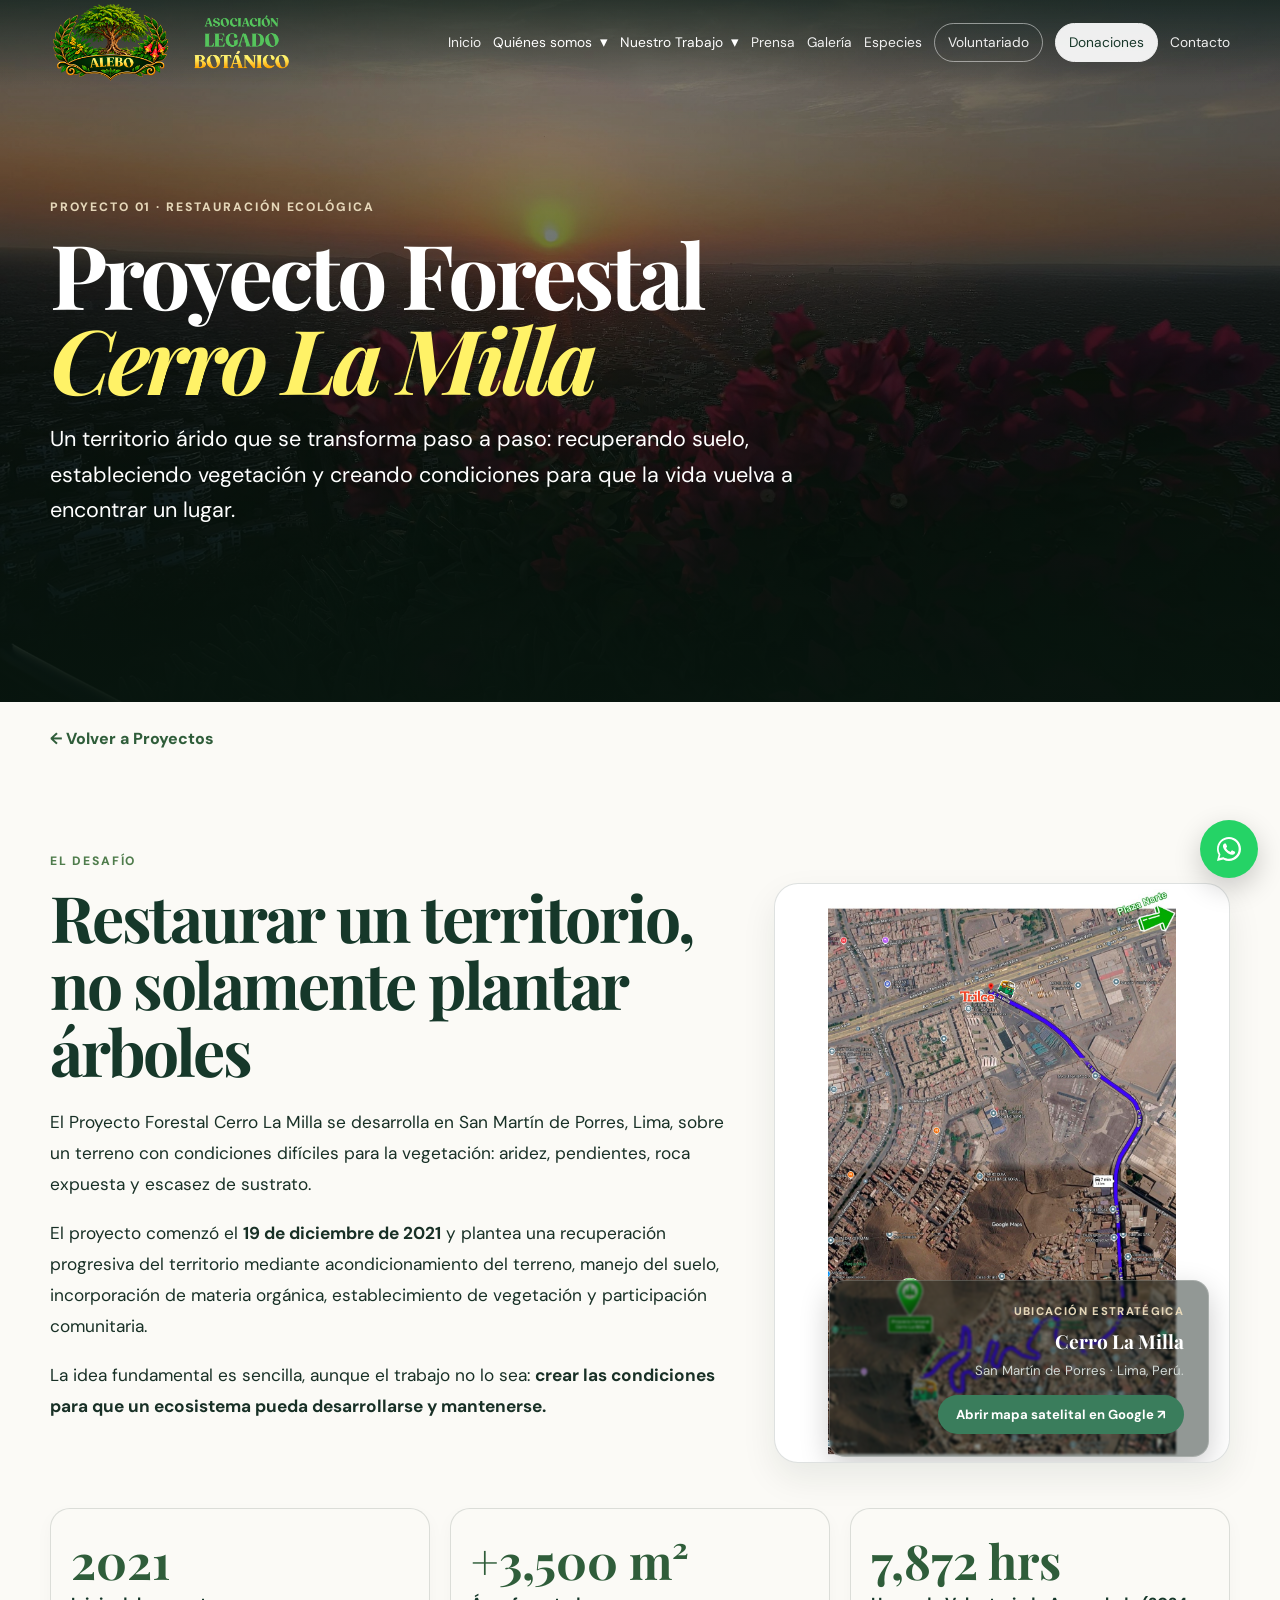
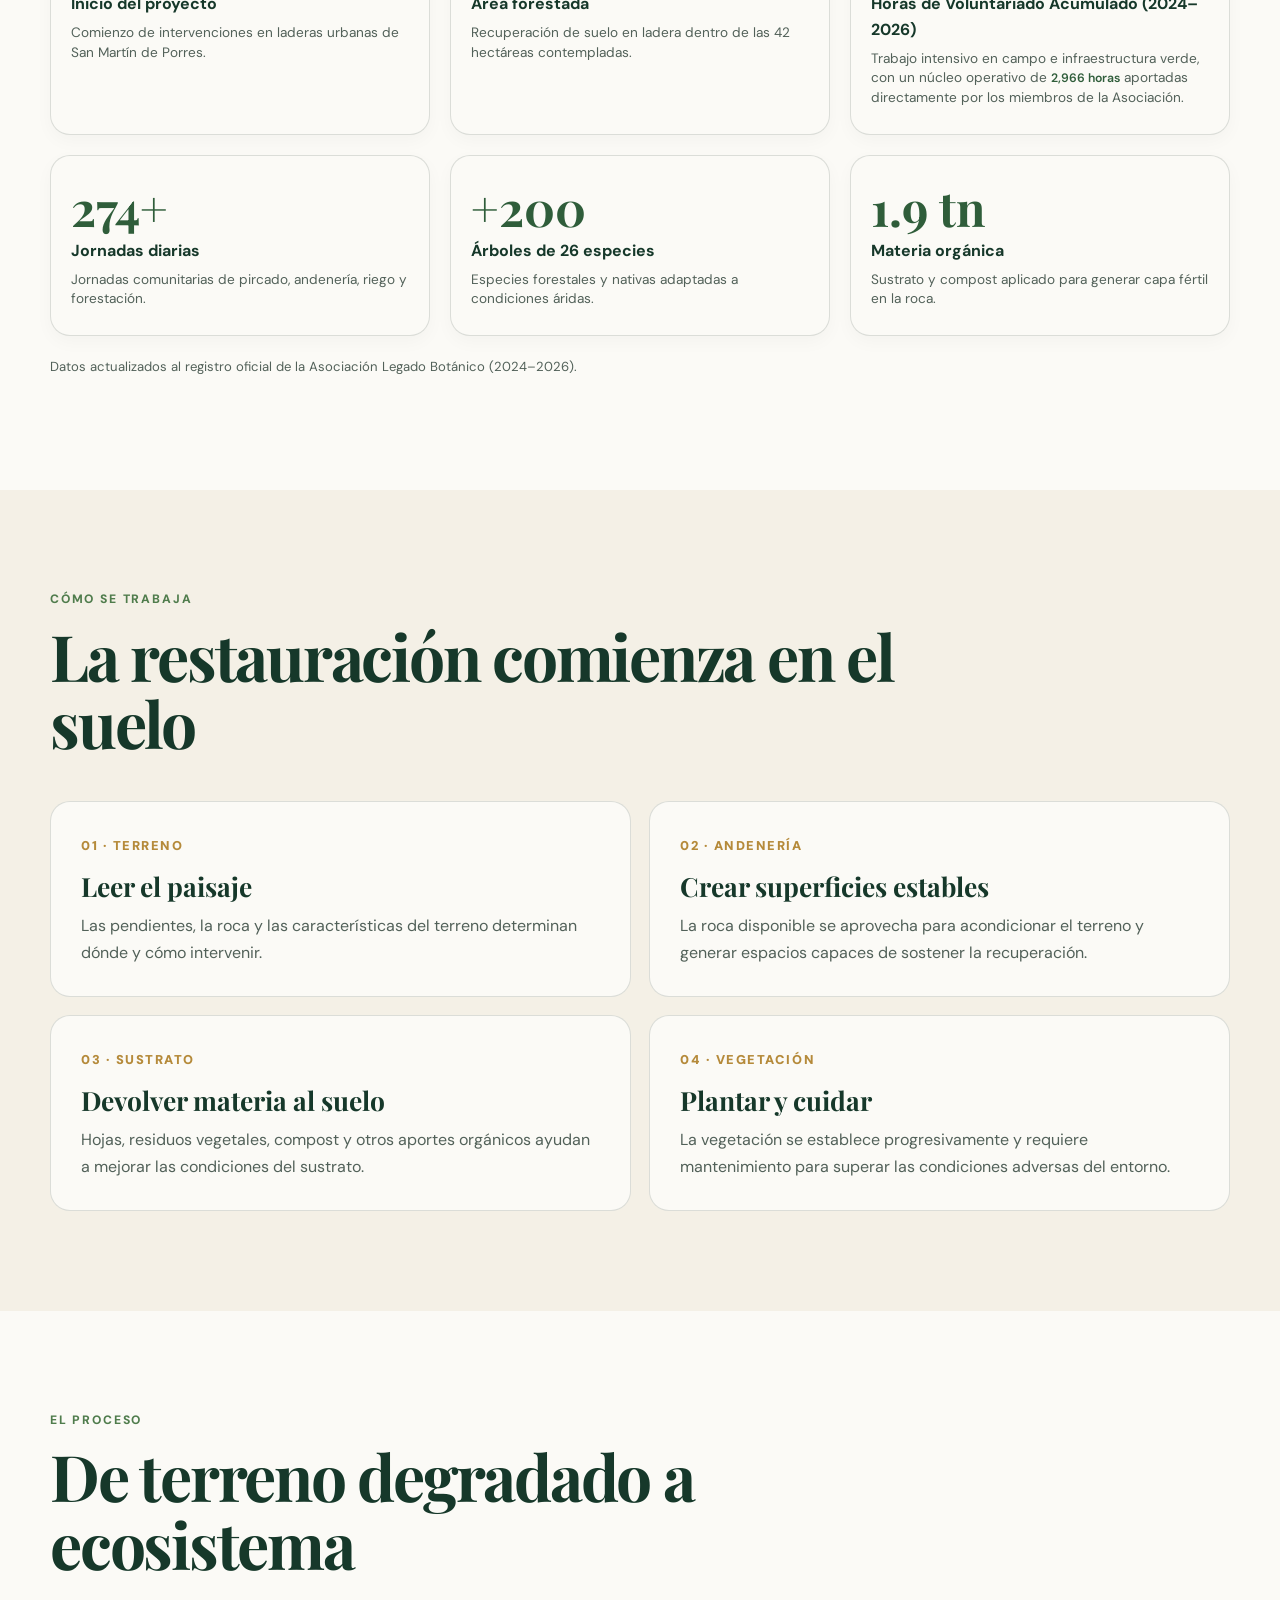
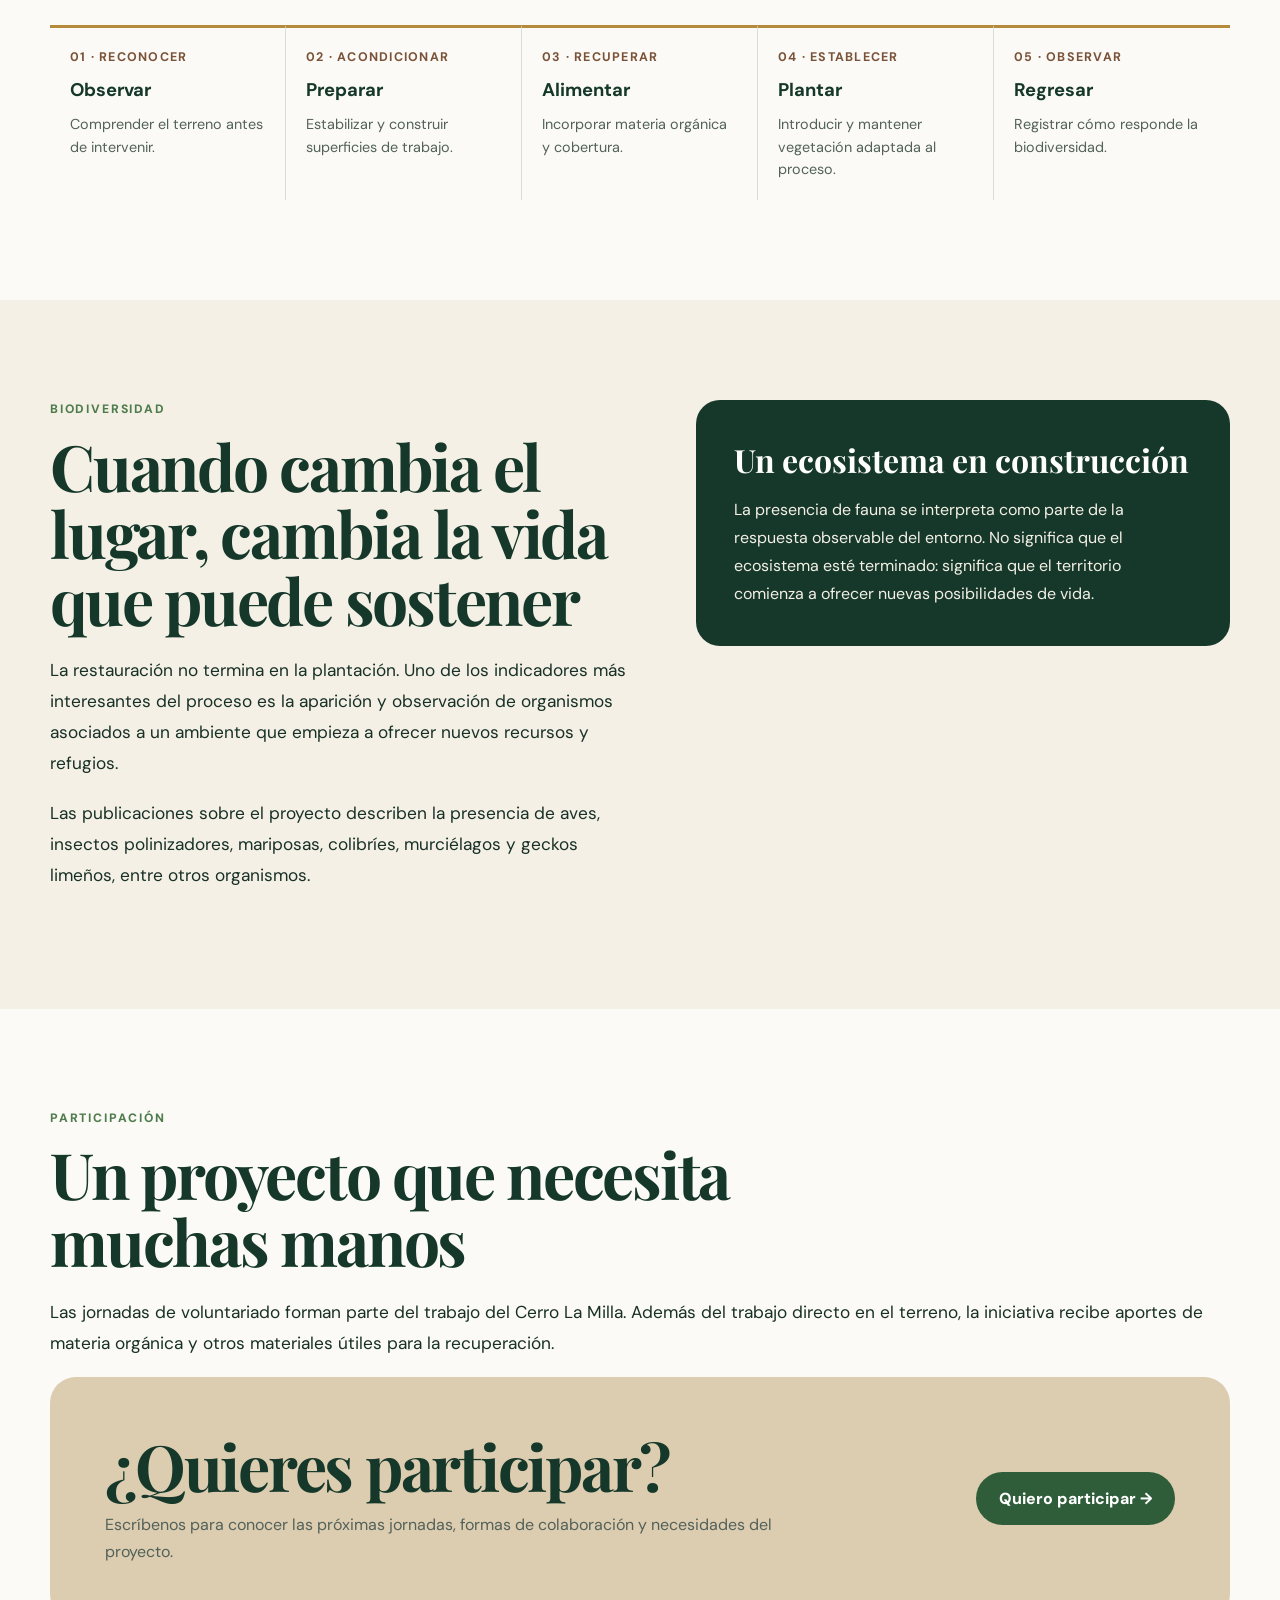
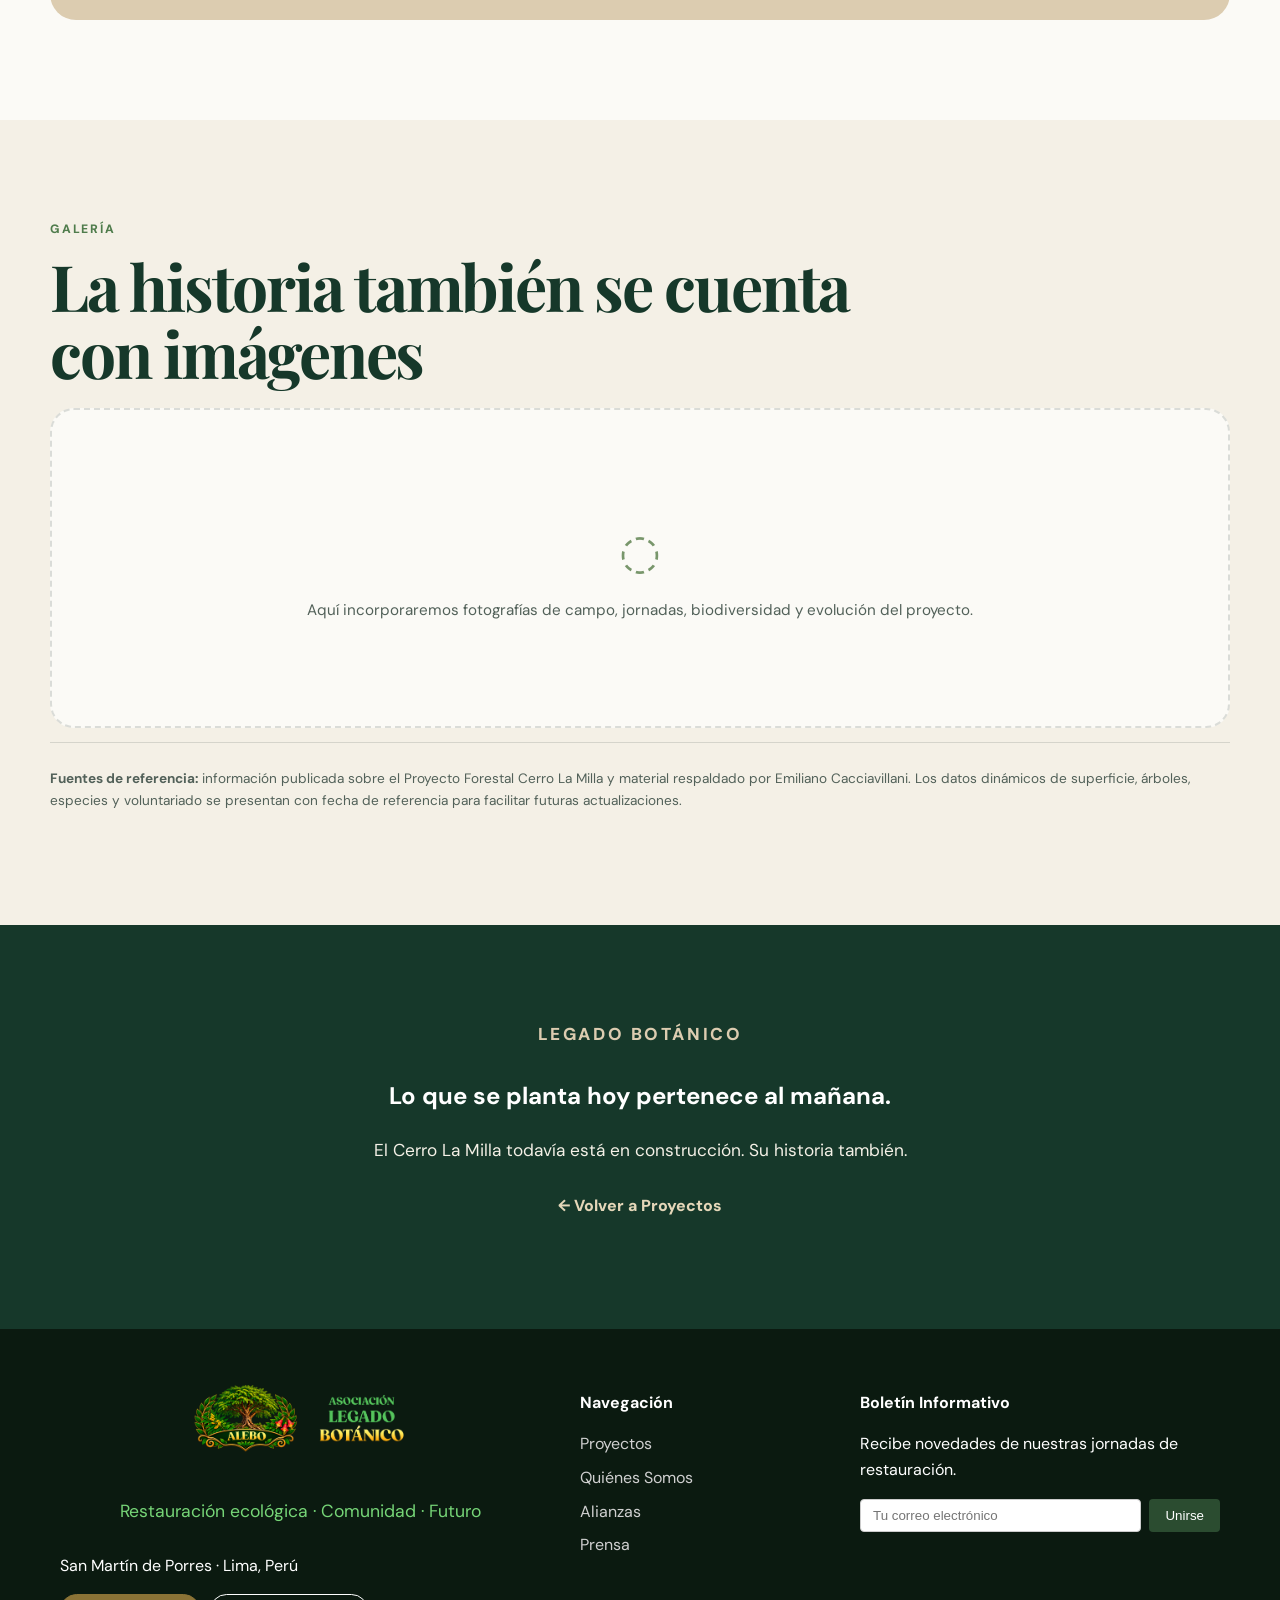
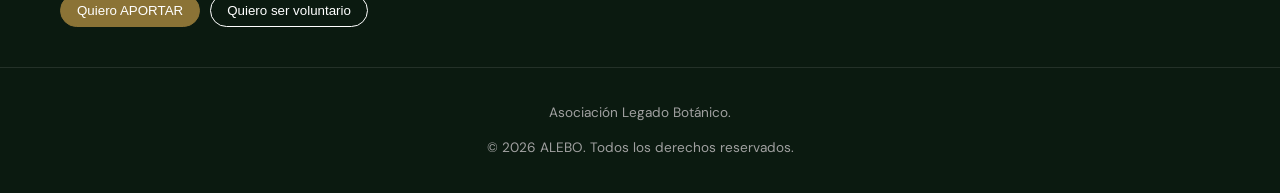
<file: proyectos/cerro-la-milla.html>
<!doctype html>
<html lang="es">
<head>
<meta charset="utf-8">
<meta name="viewport" content="width=device-width,initial-scale=1">
<meta name="description" content="Proyecto Forestal Cerro La Milla — Legado Botánico. Restauración ecológica, recuperación del suelo, biodiversidad y participación comunitaria en San Martín de Porres.">
<title>Proyecto Forestal Cerro La Milla — Legado Botánico</title>
<link rel="stylesheet" href="../css/styles.css">
<style>
.project-page{color:var(--ink);overflow:hidden}
.project-hero{min-height:78svh;position:relative;display:flex;align-items:flex-end;overflow:hidden;color:#fff;background:var(--forest-deep)}
.project-hero picture,.project-hero img{position:absolute;inset:0;width:100%;height:100%;object-fit:cover}
.project-hero img{filter:brightness(.62) saturate(.88)}
.project-hero:after{content:"";position:absolute;inset:0;background:linear-gradient(180deg,#08160f20 20%,#08160fe8 100%)}

.project-hero-content{
  position:relative;
  z-index:1;
  width:min(calc(100% - 40px),var(--max));
  margin:auto;
  padding:100px 0 75px
}

.project-hero .eyebrow{color:#e5d7b9;opacity:1}
.project-hero h1{max-width:930px;margin:0 0 22px;font:700 clamp(3rem,7vw,6.5rem)/.95 "Playfair Display",serif;letter-spacing:-.045em}
.project-lead{max-width:760px;margin:0;font-size:clamp(1.05rem,2vw,1.35rem);line-height:1.65}
.project-back-wrap{width:min(calc(100% - 40px),var(--max));margin:auto;padding:24px 0 0}
.project-back{color:var(--forest);font-weight:800}
.project-section{padding:100px 0}
.project-section.alt{background:var(--cream)}
.project-inner{width:min(calc(100% - 40px),var(--max));margin:auto}
.project-kicker{text-transform:uppercase;letter-spacing:.15em;color:var(--leaf);font-size:.76rem;font-weight:800;margin:0 0 12px}
.project-section h2{max-width:850px;margin:0 0 22px;font:700 clamp(2.35rem,5vw,4.3rem)/1.05 "Playfair Display",serif;letter-spacing:-.035em;color:var(--forest-deep)}
.project-copy{font-size:1.08rem;line-height:1.8}
.project-copy p{margin:0 0 18px}

/* ==========================================================================
   ESTILO EXACTO SEGÚN IMAGEN REFERENCIAL: MAPA ÍNTEGRO + CAJA FLOTANTE DERECHA
   ========================================================================== */
.challenge-grid {
  display: grid;
  grid-template-columns: 1.2fr 0.8fr;
  gap: 40px;
  align-items: stretch;
  margin-top: 10px;
}

.challenge-left-col {
  display: flex;
  flex-direction: column;
}

.challenge-left-col h2 {
  margin-top: 0;
  margin-bottom: 22px;
}

/* Contenedor del mapa que deja ver la imagen completa de fondo */
.map-card-overlay {
  position: relative;
  width: 100%;
  height: 100%;
  min-height: 580px;
  border-radius: 24px;
  overflow: hidden;
  border: 1px solid var(--line);
  box-shadow: 0 15px 35px rgba(13, 33, 26, 0.08);
  background: #ffffff;
}

/* Imagen completa sin recortes */
.map-card-overlay img {
  position: absolute;
  inset: 0;
  width: 100%;
  height: 100%;
  object-fit: contain;
  object-position: center;
}

/* Caja de texto y botón flotando exactamente en la esquina inferior derechabackdrop-filter: blur(5px);
  -webkit-backdrop-filter: blur(5px); */
.map-overlay-content {
  position: absolute;
  z-index: 3;
  bottom: 5px;
  right: 20px;
  left: 20px; /* En móviles ocupa el ancho con margen, en PC se alinea a la derecha */
  max-width: 380px;
  margin-left: auto;


  background: rgba(15, 28, 22, 0.45); /* Fondo oscuro translúcido elegante que resalta sobre el mapa */
  backdrop-filter: blur(1px);

  
  padding: 22px 24px;
  border-radius: 16px;
  border: 1px solid rgba(255, 255, 255, 0.2);
  box-shadow: 0 10px 30px rgba(0, 0, 0, 0.2);
  display: flex;
  flex-direction: column;
  gap: 8px;
  text-align: right; /* Alinea textos y contenido a la derecha como pediste */
}

.map-overlay-eyebrow {
  font-size: 0.7rem;
  font-weight: 800;
  text-transform: uppercase;
  letter-spacing: 0.12em;
  color: #e5d7b9;
  margin-bottom: 0;
  display: block;
}

.map-overlay-content h3 {
  font: 700 1.2rem "Playfair Display", serif;
  color: #ffffff;
  margin: 0;
}

.map-overlay-content p {
  color: #d1d8d4;
  font-size: 0.83rem;
  line-height: 1.4;
  margin: 0;
}

.map-preview-btn {
  display: inline-flex;
  align-items: center;
  justify-content: center;
  gap: 8px;
  background: #3a7d5c;
  color: #fff;
  padding: 9px 18px;
  border-radius: 999px;
  font-weight: 700;
  font-size: 0.82rem;
  text-decoration: none;
  transition: background 0.2s ease, transform 0.2s ease;
  margin-top: 6px;
  align-self: flex-end; /* Alinea el botón a la derecha */
}

.map-preview-btn:hover {
  background: #2b5f45;
  transform: translateY(-2px);
}
/* ========================================================================== */

.project-stats-grid {
  display: grid;
  grid-template-columns: repeat(3, 1fr);
  gap: 20px;
  margin-top: 45px;
  margin-bottom: 20px;
}

.project-stat-card {
  background: var(--paper);
  border: 1px solid var(--line);
  border-radius: 20px;
  padding: 26px 20px;
  display: flex;
  flex-direction: column;
  gap: 6px;
  box-shadow: 0 6px 18px rgba(13, 33, 26, 0.03);
  transition: transform 0.25s ease, box-shadow 0.25s ease;
}

.project-stat-card:hover {
  transform: translateY(-4px);
  box-shadow: 0 12px 28px rgba(13, 33, 26, 0.08);
}

.project-stat-card strong {
  display: block;
  font: 700 clamp(2.2rem, 3.8vw, 3rem)/1.05 "Playfair Display", serif;
  color: var(--forest);
}

.stat-label {
  font-size: 1rem;
  font-weight: 700;
  color: var(--forest-deep);
}

.stat-desc {
  font-size: 0.85rem;
  color: var(--muted);
  line-height: 1.45;
  margin: 0;
}

@media(max-width:950px) {
  .challenge-grid {
    grid-template-columns: 1fr;
    gap: 30px;
  }
  .map-card-overlay {
    min-height: 480px;
  }
  .map-overlay-content {
    left: 16px;
    right: 16px;
    max-width: none;
  }
  .project-stats-grid {
    grid-template-columns: repeat(2, 1fr);
    gap: 16px;
  }
}

@media(max-width:600px) {
  .project-stats-grid {
    grid-template-columns: 1fr;
  }
}

.project-note{margin-top:18px;color:var(--muted);font-size:.82rem}
.method-grid{display:grid;grid-template-columns:repeat(2,1fr);gap:18px;margin-top:45px}
.method-card{padding:30px;background:var(--paper);border:1px solid var(--line);border-radius:20px}
.method-card .number{font-weight:900;color:var(--ochre);font-size:.8rem;letter-spacing:.12em}
.method-card h3{margin:10px 0 8px;font:700 1.65rem "Playfair Display",serif;color:var(--forest-deep)}
.method-card p{margin:0;color:var(--muted);line-height:1.7}
.process{display:grid;grid-template-columns:repeat(5,1fr);margin-top:48px}
.process-step{padding:20px;border-top:3px solid var(--ochre);border-right:1px solid var(--line)}
.process-step:last-child{border-right:0}
.process-step strong{display:block;color:var(--earth);font-size:.78rem;letter-spacing:.1em;text-transform:uppercase;margin-bottom:8px}
.process-step h3{margin:0 0 8px;color:var(--forest-deep);font-size:1.15rem}
.process-step p{margin:0;color:var(--muted);font-size:.9rem;line-height:1.55}
.bio-grid{display:grid;grid-template-columns:1.05fr .95fr;gap:55px;align-items:start}
.bio-card{background:var(--forest-deep);color:#fff;border-radius:24px;padding:38px}
.bio-card h3{margin:0 0 15px;font:700 2rem "Playfair Display",serif}
.bio-card p{margin:0;color:#f4f0e6;line-height:1.75}
.bio-list{display:grid;gap:14px;margin-top:25px}
.bio-item{padding:18px 20px;border:1px solid var(--line);border-radius:16px;background:#fff}
.bio-item strong{display:block;color:var(--forest);margin-bottom:3px}
.bio-item span{font-size:.9rem;color:var(--muted)}
.volunteer{background:var(--sand);border-radius:26px;padding:clamp(30px,5vw,55px);display:flex;align-items:center;justify-content:space-between;gap:35px}
.volunteer h2{margin-bottom:12px}
.volunteer p{max-width:700px;margin:0;color:var(--muted);line-height:1.7}
.volunteer-button{display:inline-flex;align-items:center;justify-content:center;white-space:nowrap;background:var(--forest);color:#fff;padding:14px 23px;border-radius:999px;font-weight:800}
.gallery-placeholder{min-height:320px;border:2px dashed var(--line);border-radius:24px;display:grid;place-content:center;text-align:center;background:var(--paper);color:var(--sage);font-size:3rem}
.gallery-placeholder span{display:block;margin-top:8px;font-size:.95rem;color:var(--muted)}
.project-sources{padding-top:25px;border-top:1px solid var(--line);font-size:.85rem;color:var(--muted)}
.project-sources a{color:var(--forest);font-weight:700}
.project-end{text-align:center;padding:95px 20px 110px;background:var(--forest-deep);color:#fff}
.project-end h2{color:#fff;margin-inline:auto}
.project-end p{max-width:680px;margin:0 auto 28px;color:#f4f0e6;font-size:1.08rem;line-height:1.7}
.project-end .project-back{color:#e5d7b9}
@media(max-width:950px){.project-stats{grid-template-columns:1fr 1fr}.project-stat:nth-child(2){border-right:0}.project-stat:nth-child(-n+2){border-bottom:1px solid var(--line)}.process{grid-template-columns:1fr 1fr}.process-step:nth-child(2n){border-right:0}.process-step:nth-child(-n+3){border-bottom:1px solid var(--line)}.bio-grid{grid-template-columns:1fr}}
@media(max-width:650px){.project-hero{min-height:82svh}.project-hero-content{width:min(calc(100% - 28px),var(--max));padding-bottom:48px}.project-hero h1{font-size:clamp(2.8rem,14vw,4.7rem)}.project-section{padding:75px 0}.project-inner,.project-back-wrap{width:min(calc(100% - 28px),var(--max))}.project-stats,.method-grid,.process{grid-template-columns:1fr}.project-stat{border-right:0!important;border-bottom:1px solid var(--line)}.project-stat:last-child{border-bottom:0}.process-step{border-right:0;border-bottom:1px solid var(--line)}.process-step:last-child{border-bottom:0}.volunteer{align-items:flex-start;flex-direction:column}.volunteer-button{width:100%}.gallery-placeholder{min-height:240px}}
</style>
</head>
<body>

<!-- ENCABEZADO / NAVEGACIÓN -->
<header class="site-header">
  <nav class="nav container">
    <a class="brand" href="../index.html#inicio">
      <img src="../assets/logo-large-sf-2.png" alt="Logo Legado Botánico" class="brand-logo">
    </a>

    <button class="menu-toggle" aria-expanded="false" aria-controls="menu" aria-label="Abrir menú de navegación">
      <i></i><i></i><i></i>
    </button>

    <div class="nav-links" id="menu">
      <a href="../index.html#inicio">Inicio</a>

      <div class="dropdown">
        <div class="dropdown-trigger">Quiénes somos <span class="arrow">▾</span></div>
        <div class="dropdown-menu">
          <a href="../quienes-somos.html">Esencia</a>
          <a href="../equipo.html">Equipo</a>
          <a href="../politicas.html">Políticas</a>
        </div>
      </div>

      <div class="dropdown">
        <div class="dropdown-trigger">Nuestro Trabajo <span class="arrow">▾</span></div>
        <div class="dropdown-menu">
	  <a href="../programas.html">Programas</a>
          <a href="../index.html#proyectos">Proyectos</a>
          <a href="../alianzas.html">Alianzas</a>
        </div>
      </div>

      <a href="../prensa.html">Prensa</a>
      <a href="../index.html#galeria">Galería</a>
      <a href="../especies.html">Especies</a>
      <a class="nav-action" href="../index.html#voluntariado">Voluntariado</a>
      <a class="nav-action nav-donate" href="../index.html#aporta">Donaciones</a>
      <a href="../index.html#contacto">Contacto</a>
    </div>
  </nav>
</header>

<main class="project-page">

<header class="project-hero">
  <picture>
    <source media="(max-width:700px)" srcset="../assets/hero-mobile.jpg">
    <img src="../assets/hero-desktop.jpg" alt="Vista del Cerro La Milla en San Martín de Porres">
  </picture>
  <div class="project-hero-content">
    <p class="eyebrow">Proyecto 01 · Restauración ecológica</p>
    <h1>Proyecto Forestal<br><span class="texto-resaltado">Cerro La Milla</span></h1>
    <p class="project-lead">Un territorio árido que se transforma paso a paso: recuperando suelo, estableciendo vegetación y creando condiciones para que la vida vuelva a encontrar un lugar.</p>
  </div>
</header>

<div class="project-back-wrap"><a class="project-back" href="../index.html#proyectos">← Volver a Proyectos</a></div>

<section class="project-section">
  <div class="project-inner">
    <p class="project-kicker">El desafío</p>
    
    <!-- GRID PRINCIPAL: TÍTULO Y TEXTOS A LA IZQUIERDA, MAPA CON CAJA FLOTANTE A LA DERECHA -->
    <div class="challenge-grid">
      <div class="challenge-left-col">
        <h2>Restaurar un territorio, no solamente plantar árboles</h2>
        <div class="project-copy">
          <p>El Proyecto Forestal Cerro La Milla se desarrolla en San Martín de Porres, Lima, sobre un terreno con condiciones difíciles para la vegetación: aridez, pendientes, roca expuesta y escasez de sustrato.</p>
          <p>El proyecto comenzó el <strong>19 de diciembre de 2021</strong> y plantea una recuperación progresiva del territorio mediante acondicionamiento del terreno, manejo del suelo, incorporación de materia orgánica, establecimiento de vegetación y participación comunitaria.</p>
          <p>La idea fundamental es sencilla, aunque el trabajo no lo sea: <strong>crear las condiciones para que un ecosistema pueda desarrollarse y mantenerse.</strong></p>
        </div>
      </div>

      <div class="challenge-right-col">
        <!-- TARJETA CON IMAGEN COMPLETA Y CAJA FLOTANTE A LA DERECHA -->
        <div class="map-card-overlay">
          <img src="../assets/Cerro-La-Milla.jpg" alt="Mapa satelital y señalizaciones del Cerro La Milla">
          <div class="map-overlay-content">
            <span class="map-overlay-eyebrow">Ubicación estratégica</span>
            <h3>Cerro La Milla</h3>
            <p>San Martín de Porres · Lima, Perú. <!-- Área de intervención en laderas urbanas para la restauración forestal. --> </p>
            <a href="https://maps.app.goo.gl/XQ8pcoYjdzLoeG198" target="_blank" rel="noopener noreferrer" class="map-preview-btn">
              Abrir mapa satelital en Google ↗
            </a>
          </div>
        </div>
      </div>
    </div>

    <!-- GRILLA DE IMPACTO ESPECÍFICA DE CERRO LA MILLA -->
    <div class="project-stats-grid">
      <div class="project-stat-card">
        <strong>2021</strong>
        <span class="stat-label">Inicio del proyecto</span>
        <p class="stat-desc">Comienzo de intervenciones en laderas urbanas de San Martín de Porres.</p>
      </div>

      <div class="project-stat-card">
        <strong>+3,500 m²</strong>
        <span class="stat-label">Área forestada</span>
        <p class="stat-desc">Recuperación de suelo en ladera dentro de las 42 hectáreas contempladas.</p>
      </div>

      <div class="project-stat-card">
  	<strong>7,872 hrs</strong>
  	<span class="stat-label">Horas de Voluntariado Acumulado (2024–2026)</span>
  	<p class="stat-desc">Trabajo intensivo en campo e infraestructura verde, con un núcleo operativo de <span style="font-size: 0.9em; font-weight: 600; color: var(--forest);">2,966 horas</span> aportadas directamente por los miembros de la Asociación.</p>
      </div>

      <div class="project-stat-card">
        <strong>274+</strong>
        <span class="stat-label">Jornadas diarias</span>
        <p class="stat-desc">Jornadas comunitarias de pircado, andenería, riego y forestación.</p>
      </div>

      <div class="project-stat-card">
        <strong>+200</strong>
        <span class="stat-label">Árboles de 26 especies</span>
        <p class="stat-desc">Especies forestales y nativas adaptadas a condiciones áridas.</p>
      </div>

      <div class="project-stat-card">
        <strong>1.9 tn</strong>
        <span class="stat-label">Materia orgánica</span>
        <p class="stat-desc">Sustrato y compost aplicado para generar capa fértil en la roca.</p>
      </div>
    </div>
    <p class="project-note">Datos actualizados al registro oficial de la Asociación Legado Botánico (2024–2026).</p>

  </div>
</section>

<section class="project-section alt">
  <div class="project-inner">
    <p class="project-kicker">Cómo se trabaja</p>
    <h2>La restauración comienza en el suelo</h2>
    <div class="method-grid">
      <article class="method-card"><span class="number">01 · TERRENO</span><h3>Leer el paisaje</h3><p>Las pendientes, la roca y las características del terreno determinan dónde y cómo intervenir.</p></article>
      <article class="method-card"><span class="number">02 · ANDENERÍA</span><h3>Crear superficies estables</h3><p>La roca disponible se aprovecha para acondicionar el terreno y generar espacios capaces de sostener la recuperación.</p></article>
      <article class="method-card"><span class="number">03 · SUSTRATO</span><h3>Devolver materia al suelo</h3><p>Hojas, residuos vegetales, compost y otros aportes orgánicos ayudan a mejorar las condiciones del sustrato.</p></article>
      <article class="method-card"><span class="number">04 · VEGETACIÓN</span><h3>Plantar y cuidar</h3><p>La vegetación se establece progresivamente y requiere mantenimiento para superar las condiciones adversas del entorno.</p></article>
    </div>
  </div>
</section>

<section class="project-section">
  <div class="project-inner">
    <p class="project-kicker">El proceso</p>
    <h2>De terreno degradado a ecosistema</h2>
    <div class="process">
      <div class="process-step"><strong>01 · Reconocer</strong><h3>Observar</h3><p>Comprender el terreno antes de intervenir.</p></div>
      <div class="process-step"><strong>02 · Acondicionar</strong><h3>Preparar</h3><p>Estabilizar y construir superficies de trabajo.</p></div>
      <div class="process-step"><strong>03 · Recuperar</strong><h3>Alimentar</h3><p>Incorporar materia orgánica y cobertura.</p></div>
      <div class="process-step"><strong>04 · Establecer</strong><h3>Plantar</h3><p>Introducir y mantener vegetación adaptada al proceso.</p></div>
      <div class="process-step"><strong>05 · Observar</strong><h3>Regresar</h3><p>Registrar cómo responde la biodiversidad.</p></div>
    </div>
  </div>
</section>

<section class="project-section alt">
  <div class="project-inner bio-grid">
    <div>
      <p class="project-kicker">Biodiversidad</p>
      <h2>Cuando cambia el lugar, cambia la vida que puede sostener</h2>
      <div class="project-copy">
        <p>La restauración no termina en la plantación. Uno de los indicadores más interesantes del proceso es la aparición y observación de organismos asociados a un ambiente que empieza a ofrecer nuevos recursos y refugios.</p>
        <p>Las publicaciones sobre el proyecto describen la presencia de aves, insectos polinizadores, mariposas, colibríes, murciélagos y geckos limeños, entre otros organismos.</p>
      </div>
    </div>
    <div class="bio-card">
      <h3>Un ecosistema en construcción</h3>
      <p>La presencia de fauna se interpreta como parte de la respuesta observable del entorno. No significa que el ecosistema esté terminado: significa que el territorio comienza a ofrecer nuevas posibilidades de vida.</p>
    </div>
  </div>
</section>

<section class="project-section">
  <div class="project-inner">
    <p class="project-kicker">Participación</p>
    <h2>Un proyecto que necesita muchas manos</h2>
    <div class="project-copy"><p>Las jornadas de voluntariado forman parte del trabajo del Cerro La Milla. Además del trabajo directo en el terreno, la iniciativa recibe aportes de materia orgánica y otros materiales útiles para la recuperación.</p></div>
    <div class="volunteer">
      <div><h2>¿Quieres participar?</h2><p>Escríbenos para conocer las próximas jornadas, formas de colaboración y necesidades del proyecto.</p></div>
      <a class="volunteer-button" href="https://wa.me/51987565786?text=Hola%2C%20quisiera%20informaci%C3%B3n%20sobre%20c%C3%B3mo%20participar%20en%20Legado%20Bot%C3%A1nico." target="_blank" rel="noopener noreferrer">Quiero participar →</a>
    </div>
  </div>
</section>

<section class="project-section alt">
  <div class="project-inner">
    <p class="project-kicker">Galería</p>
    <h2>La historia también se cuenta con imágenes</h2>
    <div class="gallery-placeholder">◌<span>Aquí incorporaremos fotografías de campo, jornadas, biodiversidad y evolución del proyecto.</span></div>
    <p class="project-sources"><strong>Fuentes de referencia:</strong> información publicada sobre el Proyecto Forestal Cerro La Milla y material respaldado por Emiliano Cacciavillani. Los datos dinámicos de superficie, árboles, especies y voluntariado se presentan con fecha de referencia para facilitar futuras actualizaciones.</p>
  </div>
</section>

<a
  class="whatsapp"
  href="https://wa.me/51987565786?text=Hola%2C%20quisiera%20obtener%20informaci%C3%B3n%20sobre%20c%C3%B3mo%20participar%20en%20Legado%20Bot%C3%A1nico."
  target="_blank"
  rel="noopener noreferrer"
  aria-label="Contactar por WhatsApp"
  title="Contactar por WhatsApp"
>
  <svg viewBox="0 0 32 32" aria-hidden="true">
    <path d="M16 3.2C8.93 3.2 3.2 8.93 3.2 16c0 2.26.59 4.38 1.71 6.25L3.2 28.8l6.72-1.67A12.72 12.72 0 0 0 16 28.8c7.07 0 12.8-5.73 12.8-12.8S23.07 3.2 16 3.2Zm0 23.3c-2.04 0-4.04-.55-5.78-1.59l-.41-.24-3.99.99 1.06-3.88-.27-.43A10.6 10.6 0 1 1 16 26.5Zm5.82-7.94c-.32-.16-1.88-.93-2.17-1.04-.29-.11-.5-.16-.71.16-.21.32-.82 1.04-1.01 1.25-.18.21-.37.24-.69.08-.32-.16-1.34-.49-2.55-1.57-.94-.84-1.57-1.88-1.75-2.2-.18-.32-.02-.49.14-.65.14-.14.32-.37.48-.56.16-.18.21-.32.32-.53.11-.21.05-.4-.03-.56-.08-.16-.71-1.71-.98-2.34-.26-.61-.52-.53-.71-.54h-.61c-.21 0-.56.08-.85.4-.29.32-1.12 1.09-1.12 2.66s1.15 3.09 1.31 3.3c.16.21 2.25 3.43 5.45 4.81.76.33 1.35.52 1.81.67.76.24 1.45.21 2 .13.61-.09 1.88-.77 2.15-1.51.27-.74.27-1.38.19-1.51-.08-.13-.29-.21-.61-.37Z"/>
  </svg>
</a>

<section class="project-end">
  <p class="project-kicker" style="color:#DCCCB0">Legado Botánico</p>
  <h2>Lo que se planta hoy pertenece al mañana.</h2>
  <p>El Cerro La Milla todavía está en construcción. Su historia también.</p>
  <a class="project-back" href="../index.html#proyectos">← Volver a Proyectos</a>
</section>

</main>

<!-- MODAL EMERGENTE DE VOLUNTARIADO -->
<div class="modal-overlay" id="modal-voluntario" aria-hidden="true">
  <div class="modal-content" role="dialog" aria-labelledby="modal-voluntario-titulo">
    <button type="button" class="modal-close" id="btn-cerrar-voluntario" aria-label="Cerrar ventana">&times;</button>
    <div class="form-header">
      <h3 id="modal-voluntario-titulo">Únete como Voluntario 🌱</h3>
      <p>Completa la encuesta para conocer tus disponibilidades y asignar las labores más adecuadas para ti.</p>
    </div>
    <form name="voluntarios" method="POST" data-netlify="true" class="legado-form">
      <input type="hidden" name="form-name" value="voluntarios" />
      <div class="form-grid">
        <div class="form-row-2">
          <div class="form-group">
            <label for="vol-nombre">Nombre y Apellido *</label>
            <input type="text" id="vol-nombre" name="nombre" required placeholder="Tu nombre completo">
          </div>
          <div class="form-group">
            <label for="vol-distrito">Distrito de residencia *</label>
            <input type="text" id="vol-distrito" name="distrito" required placeholder="Ej: San Martín de Porres, Los Olivos...">
          </div>
        </div>
        <div class="form-row-2">
          <div class="form-group">
            <label for="vol-email">Correo electrónico *</label>
            <input type="email" id="vol-email" name="email" required placeholder="tu@email.com">
          </div>
          <div class="form-group">
            <label for="vol-telefono">Teléfono / WhatsApp *</label>
            <input type="tel" id="vol-telefono" name="telefono" required placeholder="+51 999 999 999">
          </div>
        </div>
        <div class="form-row-2">
          <div class="form-group">
            <label for="vol-edad">Edad *</label>
            <input type="number" id="vol-edad" name="edad" required placeholder="Ej: 25" min="12" max="99">
          </div>
          <div class="form-group">
            <label for="vol-profesion">Profesión u ocupación</label>
            <input type="text" id="vol-profesion" name="profesion" placeholder="Ej: Estudiante, Ingeniero, Esteticista...">
          </div>
        </div>
        <div class="form-row-2">
          <div class="form-group">
            <label for="vol-movilidad">¿Cuentas con movilidad propia? *</label>
            <select id="vol-movilidad" name="movilidad_propia" required>
              <option value="" disabled selected>Selecciona una opción</option>
              <option value="No">No</option>
              <option value="Sí (Auto)">Sí (Auto)</option>
              <option value="Sí (Moto/Bicicleta)">Sí (Moto / Bicicleta)</option>
            </select>
          </div>
          <div class="form-group">
            <label for="vol-disponibilidad">Días y horario disponibles *</label>
            <input type="text" id="vol-disponibilidad" name="disponibilidad" required placeholder="Ej: Sábados por la mañana / Domingos todo el día">
          </div>
        </div>
        <div class="form-group">
          <label for="vol-capacidad-fisica">¿Con qué tipo de labor te sientes más cómodo/a apoyando en campo? *</label>
          <select id="vol-capacidad-fisica" name="tipo_labor_preferida" required>
            <option value="" disabled selected>Selecciona la capacidad de esfuerzo</option>
            <option value="Poca fuerza: Limpieza, recolección de sustrato y epífitas">Labores livianas (Juntar basura en sacos, recoger polvillo/sustrato, recolección)</option>
            <option value="Mediana fuerza: Cargar pedregal y nivelar andenes">Labores de mediana fuerza (Nivelar andenes, trasladar material liviano)</option>
            <option value="Gran fuerza: Picar rocas, pircados, mover rocas grandes y sacos">Labores de fuerza e intensas (Picar rocas, mover rocas grandes, cargar sacos o madera)</option>
            <option value="Redes sociales y difusión comunitaria">Difusión en redes sociales e incentivar a que más personas se sumen</option>
          </select>
        </div>
        <div class="form-group">
          <label for="vol-mensaje">Comentario adicional / Habilidades especiales</label>
          <textarea id="vol-mensaje" name="comentario" rows="3" placeholder="Cuéntanos cualquier detalle adicional que consideres relevante..."></textarea>
        </div>
        <button type="submit" class="button primary btn-submit-form" style="background: var(--ochre);">Enviar registro de voluntario</button>
      </div>
    </form>
  </div>
</div>

<!-- MODAL EMERGENTE DE APORTES -->
<div class="modal-overlay" id="modal-aporte" aria-hidden="true">
  <div class="modal-content" role="dialog" aria-labelledby="modal-aporte-titulo">
    <button type="button" class="modal-close" id="btn-cerrar-aporte" aria-label="Cerrar ventana">&times;</button>
    <div class="form-header">
      <h3 id="modal-aporte-titulo">Formulario de Aporte 💚</h3>
      <p>Cuéntanos cómo te gustaría colaborar y nos pondremos en contacto contigo para coordinarlo.</p>
    </div>
    <form name="donaciones" method="POST" data-netlify="true" class="legado-form">
      <input type="hidden" name="form-name" value="donaciones" />
      <div class="form-grid">
        <div class="form-group">
          <label for="don-nombre">Nombre o Entidad *</label>
          <input type="text" id="don-nombre" name="nombre" required placeholder="Tu nombre o el de tu empresa">
        </div>
        <div class="form-row-2">
          <div class="form-group">
            <label for="don-email">Correo electrónico *</label>
            <input type="email" id="don-email" name="email" required placeholder="tu@email.com">
          </div>
          <div class="form-group">
            <label for="don-telefono">Teléfono / WhatsApp *</label>
            <input type="tel" id="don-telefono" name="telefono" required placeholder="+51 999 999 999">
          </div>
        </div>
        <div class="form-group">
          <label class="label-title">¿Qué tipo de aporte deseas realizar? (Puedes marcar varios)</label>
          <div class="checkbox-options">
            <label class="checkbox-card">
              <input type="checkbox" name="tipo_aporte" value="Aporte economico">
              <span>💚 <b>Aporte económico:</b> Para sostener y ampliar los proyectos.</span>
            </label>
            <label class="checkbox-card">
              <input type="checkbox" name="tipo_aporte" value="Plantas y semillas">
              <span>🌱 <b>Plantas y semillas:</b> Material vegetal destinado a los proyectos.</span>
            </label>
            <label class="checkbox-card">
              <input type="checkbox" name="tipo_aporte" value="Compost y materia organica">
              <span>♻️ <b>Compost y materia orgánica:</b> Hojas, compost y otros aportes aprovechables.</span>
            </label>
            <label class="checkbox-card">
              <input type="checkbox" name="tipo_aporte" value="Materiales y herramientas">
              <span>🛠️ <b>Materiales y herramientas:</b> Recursos para las jornadas de trabajo.</span>
            </label>
          </div>
        </div>
        <div class="form-group">
          <label for="don-detalle">Detalles del aporte / Mensaje</label>
          <textarea id="don-detalle" name="detalle" rows="3" placeholder="Ej: Tengo 5 sacos de compost / Deseo realizar un depósito Yape o transferencia..."></textarea>
        </div>
        <button type="submit" class="button primary btn-submit-form">Enviar propuesta de aporte</button>
      </div>
    </form>
  </div>
</div>

<footer class="footer">
  <div class="footer-container">
    <div class="footer-col brand-col">
      <img src="../assets/logo-large-sf-2-footer.png" alt="Logo Legado Botánico" class="brand-logo-footer">
      <p class="footer-text">Restauración ecológica · Comunidad · Futuro</p>
      <p class="location">San Martín de Porres · Lima, Perú</p>
      <div class="footer-buttons">
  		<button type="button" class="btn-primary" id="btn-abrir-aporte-footer">Quiero APORTAR</button>
  		<button type="button" class="btn-secondary" id="btn-abrir-voluntario-footer">Quiero ser voluntario</button>
	</div>
    </div>
    <div class="footer-col nav-col">
      <h4>Navegación</h4>
      <ul>
        <li><a href="../index.html#proyectos">Proyectos</a></li>
        <li><a href="../quienes-somos.html">Quiénes Somos</a></li>
        <li><a href="../alianzas.html">Alianzas</a></li>
        <li><a href="../prensa.html">Prensa</a></li>
      </ul>
    </div>
    <div class="footer-col newsletter-col">
      <h4>Boletín Informativo</h4>
      <p>Recibe novedades de nuestras jornadas de restauración.</p>
      <form name="boletin" method="POST" data-netlify="true" class="newsletter-form">
  	<input type="hidden" name="form-name" value="boletin" />
  	<input type="email" name="email" placeholder="Tu correo electrónico" required />
        <button type="submit">Unirse</button>
      </form>
    </div>
  </div>
  <div class="footer-bottom">
    <p>Asociación Legado Botánico.</p>
    <p>© <span id="year"></span> ALEBO. Todos los derechos reservados.</p>
  </div>
</footer>

<script src="../js/main.js"></script>

</body>
</html>
</file>
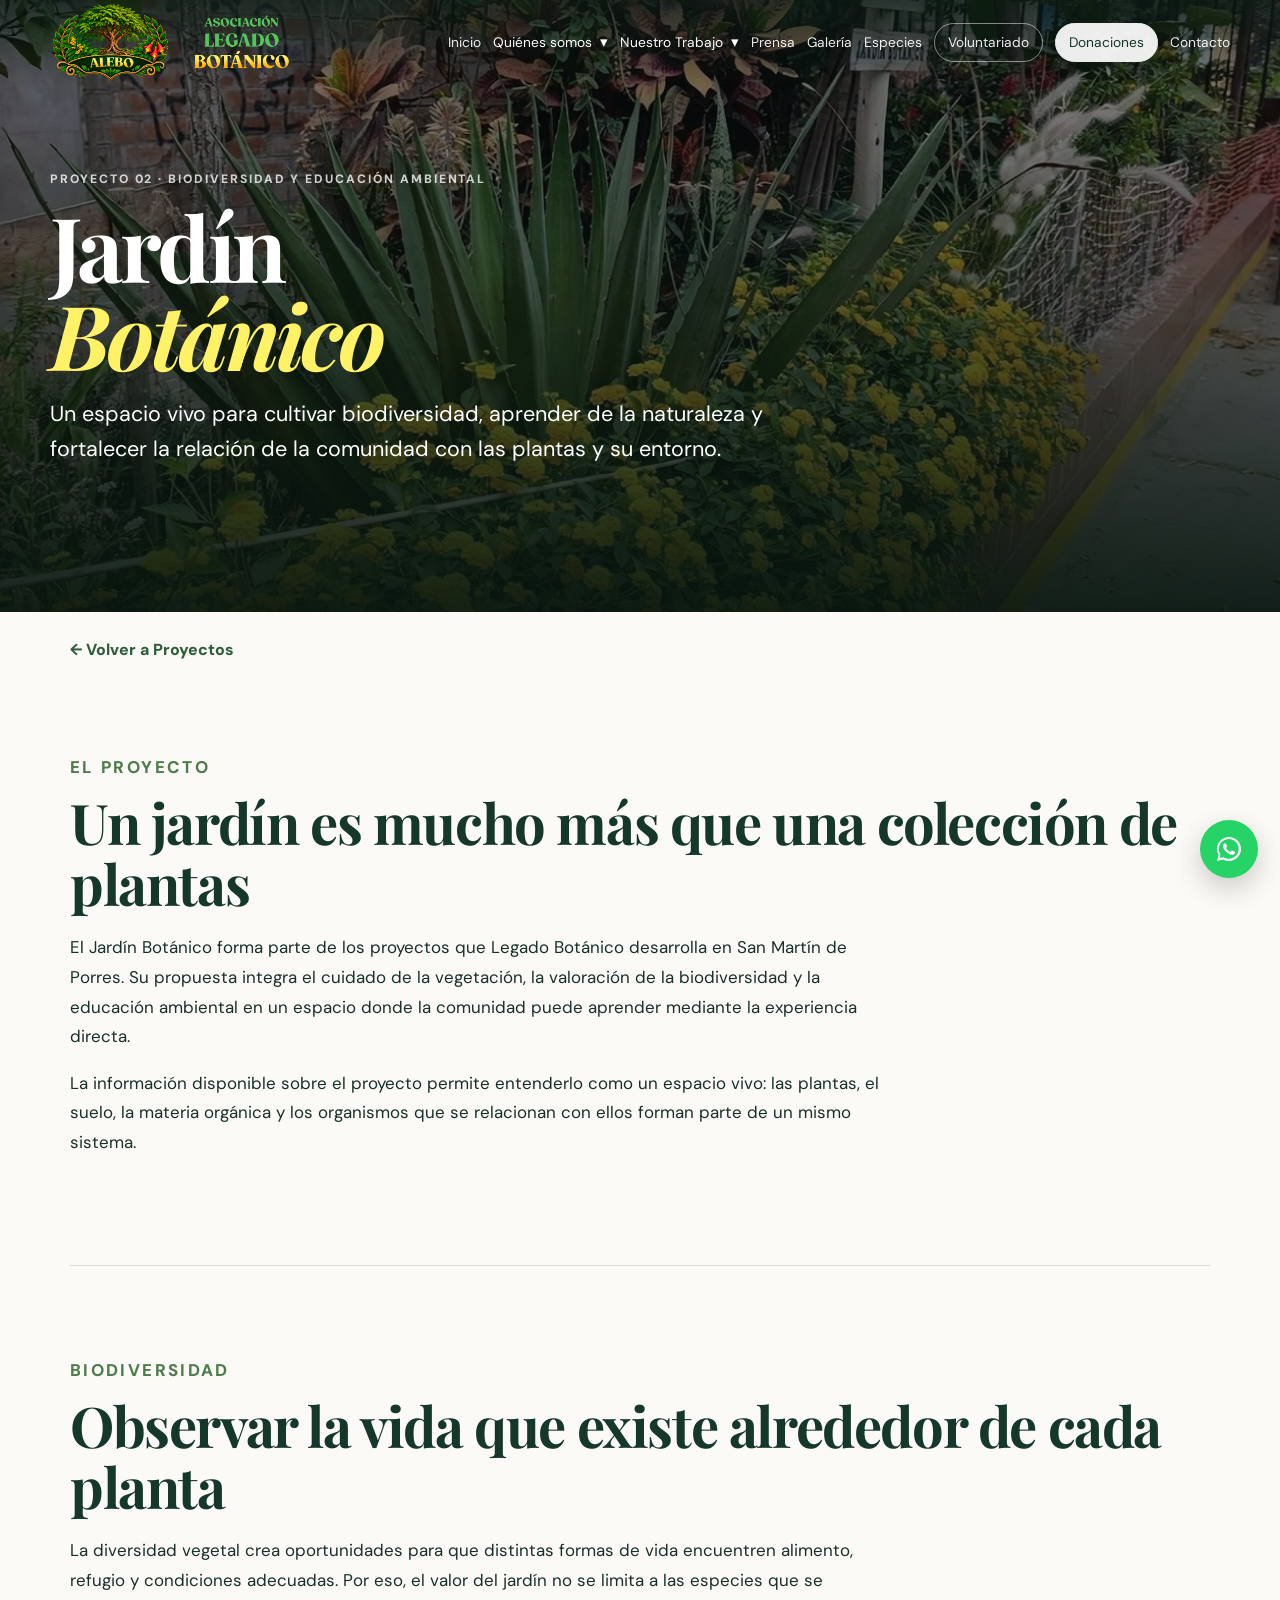
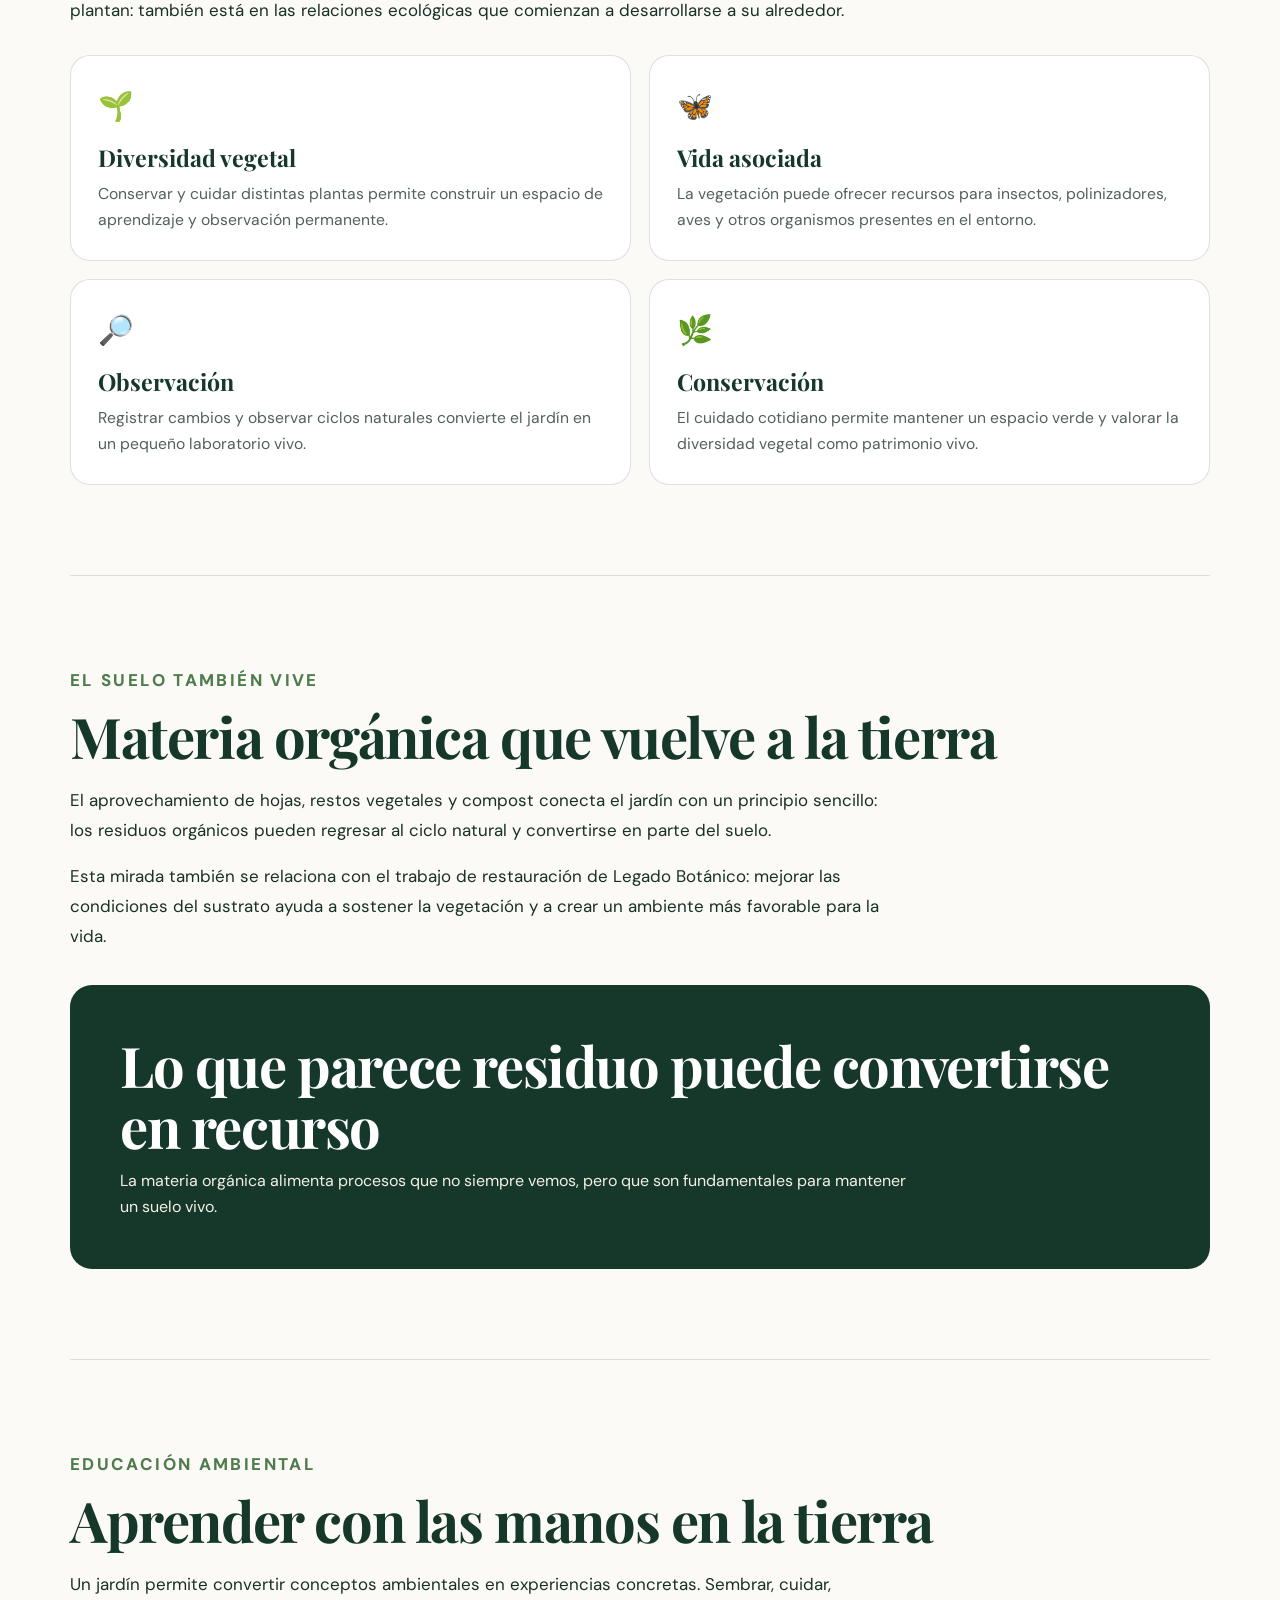
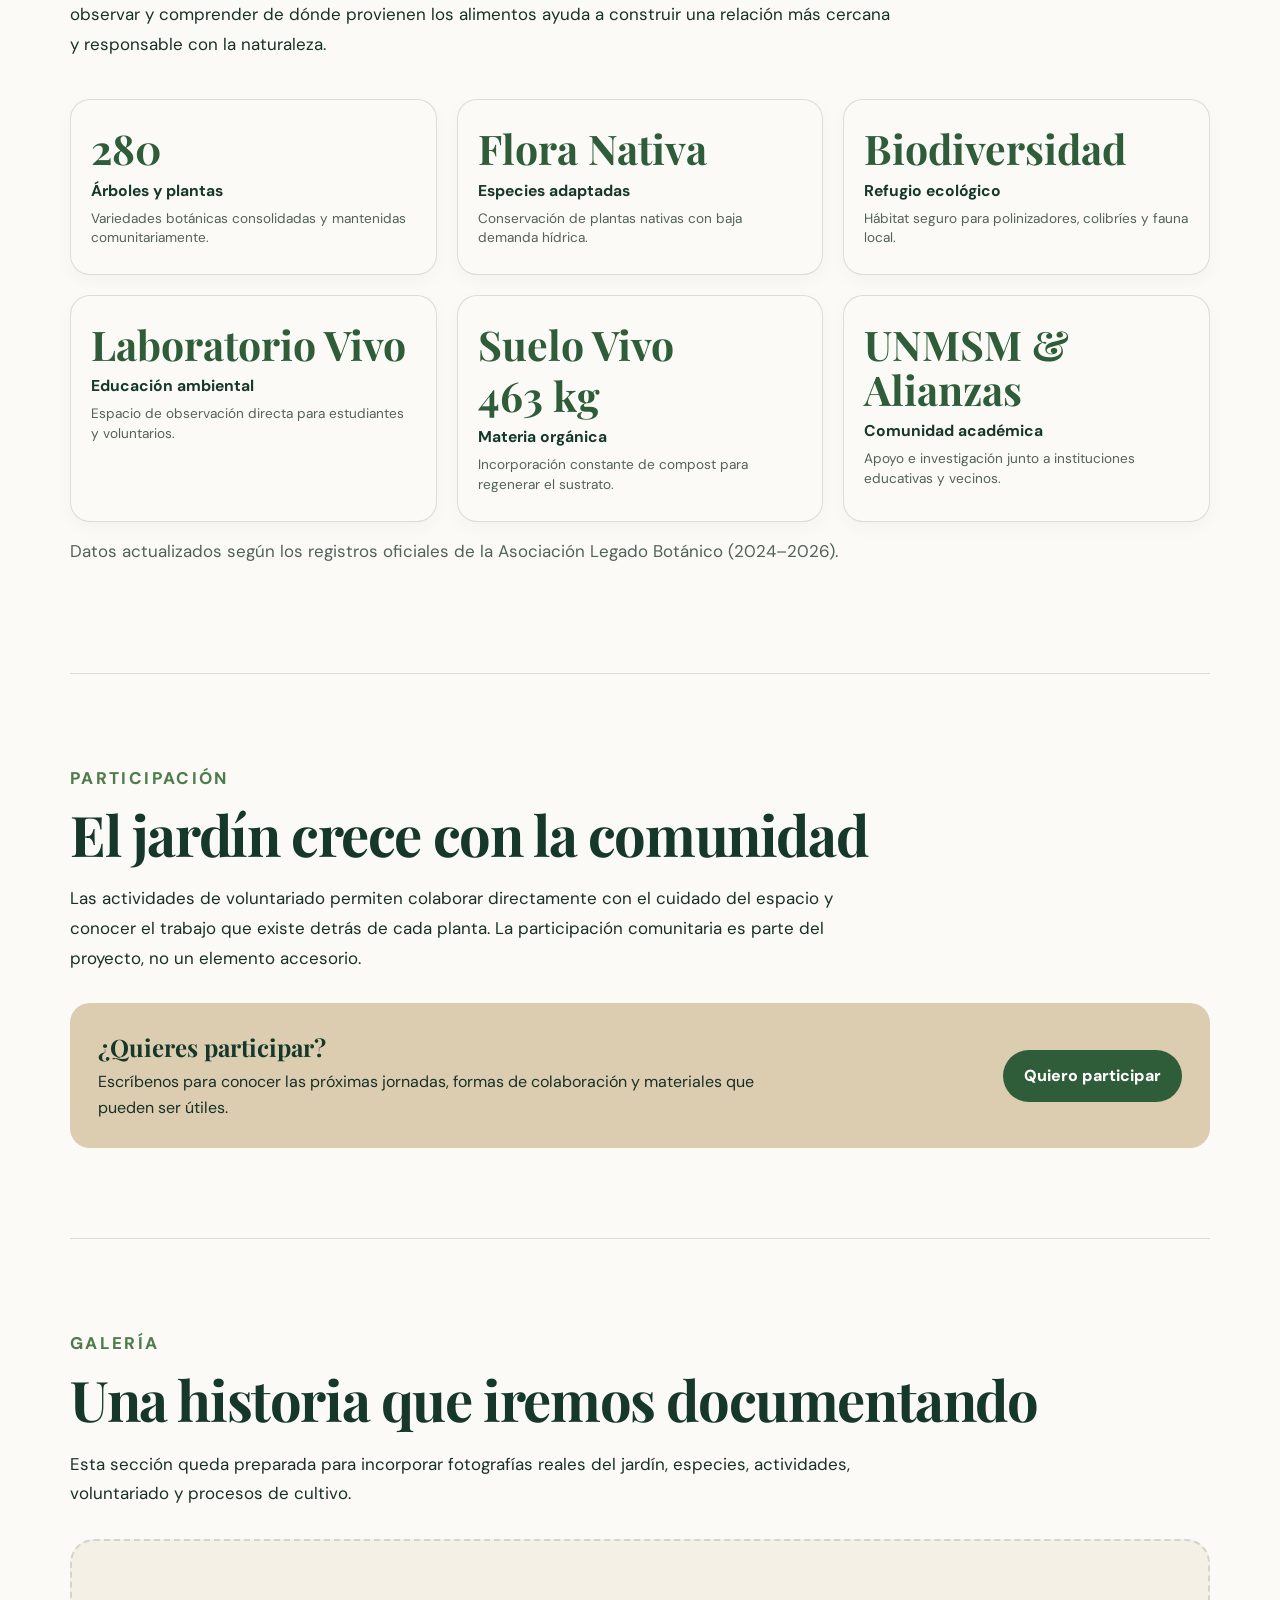
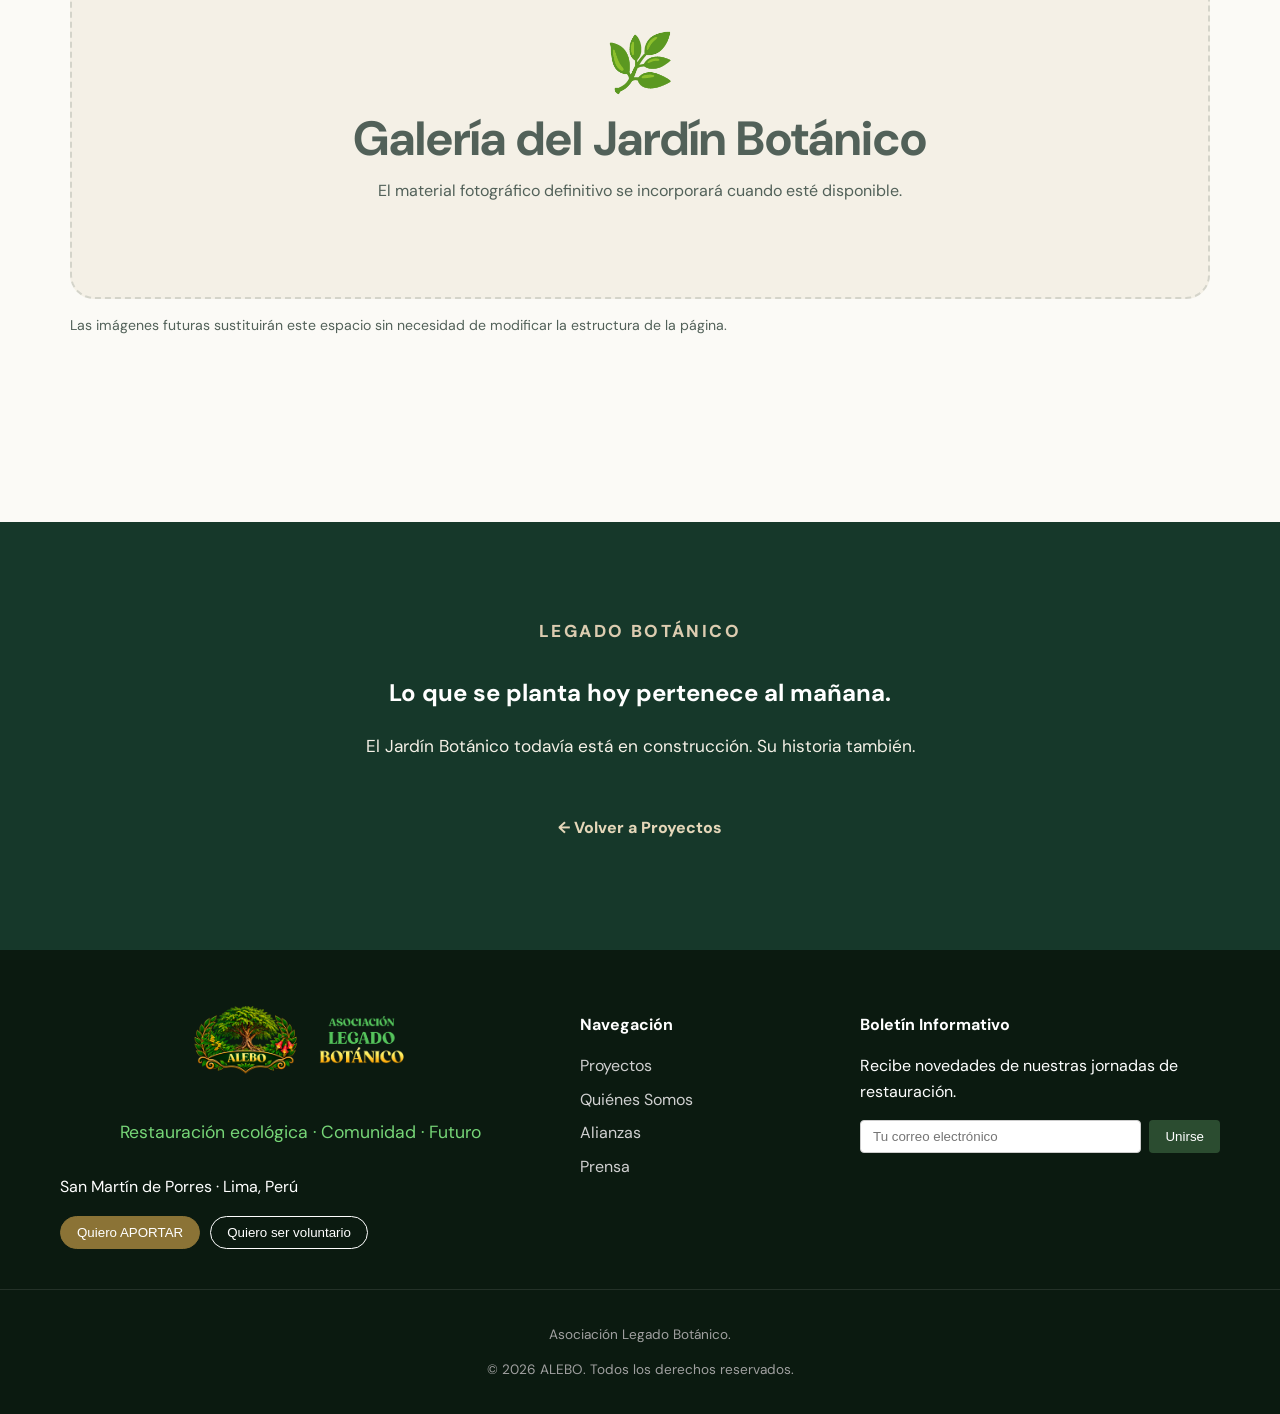
<file: proyectos/jardin-botanico.html>
<!doctype html>
<html lang="es">
<head>
  <meta charset="utf-8">
  <meta name="viewport" content="width=device-width, initial-scale=1">
  <meta name="description" content="Jardín Botánico de Legado Botánico en San Martín de Porres, Lima. Biodiversidad, educación ambiental y participación comunitaria.">
  <title>Jardín Botánico — Legado Botánico</title>
  <link rel="stylesheet" href="../css/styles.css">
  <style>


    	.project-page{max-width:var(--max);margin:auto;padding:0 20px 80px}
    	.project-hero{width:100vw;min-height:68vh;margin-left:calc(50% - 50vw);margin-right:calc(50% - 50vw);display:flex;align-items:flex-end;position:relative;overflow:hidden;background:linear-gradient(135deg,var(--forest-deep),var(--leaf));color:#fff}
    

	.project-hero picture,.project-hero img{position:absolute;inset:0;width:100%;height:100%;object-fit:cover}
	.project-hero img{filter:brightness(.62) saturate(.88)}
	.project-hero:after{content:"";position:absolute;inset:0;background:linear-gradient(180deg,#08160f20 20%,#08160fe8 100%)}


    .project-hero-content{
	position:relative;
 	z-index:1;
  	width:min(calc(100% - 40px),var(--max));
  	margin:auto;
  	padding:100px 0 75px
	}



    .project-eyebrow{text-transform:uppercase;letter-spacing:.16em;font-size:.78rem;font-weight:800;color:#dcccb0;margin:0 0 14px}
    .project-hero h1{font:700 clamp(2.8rem,7vw,5.8rem)/.98 "Playfair Display",serif;letter-spacing:-.04em;margin:0 0 20px}
    .project-lead{font-size:clamp(1.05rem,2vw,1.35rem);line-height:1.6;max-width:760px;margin:0}
    .project-back{display:inline-block;margin:25px 0 0;color:var(--forest);font-weight:800}
    .project-section{padding:clamp(55px,8vw,90px) 0;border-bottom:1px solid var(--line)}
    .project-section:last-of-type{border-bottom:0}
    .project-kicker{text-transform:uppercase;letter-spacing:.14em;font-size:.75rem;font-weight:800;color:var(--leaf);margin:0 0 10px}
    .project-section h2{font:700 clamp(2rem,4.5vw,3.5rem)/1.08 "Playfair Display",serif;color:var(--forest-deep);margin:0 0 20px;letter-spacing:-.025em}

    .project-section>p{max-width:820px;font-size:1.06rem;line-height:1.75}
    .project-grid{display:grid;grid-template-columns:repeat(3,1fr);gap:18px;margin-top:32px}
    .project-card{background:var(--cream);border:1px solid var(--line);border-radius:18px;padding:27px}
    .project-card strong{display:block;font:700 1.8rem/1.1 "Playfair Display",serif;color:var(--forest);margin-bottom:8px}
    .project-card span{color:var(--muted);font-size:.95rem}
    .method-grid{display:grid;grid-template-columns:repeat(2,1fr);gap:18px;margin-top:30px}
    .method-card{padding:27px;border:1px solid var(--line);border-radius:20px;background:#fff}
    .method-icon{font-size:1.8rem;margin-bottom:13px}
    .method-card h3{margin:0 0 8px;color:var(--forest-deep);font:700 1.45rem "Playfair Display",serif}
    .method-card p{margin:0;color:var(--muted);font-size:.98rem;line-height:1.65}
    .project-callout{margin-top:34px;padding:clamp(28px,5vw,50px);border-radius:22px;background:var(--forest-deep);color:#fff}
    .project-callout h2{color:#fff;margin-bottom:12px}
    .project-callout p{color:#f4f0e6;margin:0;max-width:800px}
    .project-volunteer{display:flex;justify-content:space-between;align-items:center;gap:28px;margin-top:30px;padding:28px;background:var(--sand);border-radius:20px}
    .project-volunteer h3{margin:0 0 6px;color:var(--forest-deep);font:700 1.5rem "Playfair Display",serif}
    .project-volunteer p{margin:0;max-width:680px}
    .project-button{display:inline-flex;align-items:center;justify-content:center;white-space:nowrap;background:var(--forest);color:#fff;padding:13px 21px;border-radius:999px;font-weight:800}
    .gallery-placeholder{margin-top:30px;min-height:360px;border:2px dashed var(--line);border-radius:24px;display:grid;place-content:center;text-align:center;padding:30px;color:var(--muted);background:var(--cream)}
    .gallery-placeholder .leaf{font-size:3.5rem;line-height:1;margin-bottom:10px}
    .project-note{font-size:.88rem!important;color:var(--muted)}



	/* ==========================================================================
       GRILLA DE IMPACTO DEL JARDÍN BOTÁNICO
       ========================================================================== */
    .botanico-stats-grid {
      display: grid;
      grid-template-columns: repeat(3, 1fr);
      gap: 20px;
      margin-top: 40px;
      margin-bottom: 15px;
    }

    .botanico-stat-card {
      background: var(--paper);
      border: 1px solid var(--line);
      border-radius: 20px;
      padding: 26px 20px;
      display: flex;
      flex-direction: column;
      gap: 6px;
      box-shadow: 0 6px 18px rgba(13, 33, 26, 0.03);
      transition: transform 0.25s ease, box-shadow 0.25s ease;
    }

    .botanico-stat-card:hover {
      transform: translateY(-4px);
      box-shadow: 0 12px 28px rgba(13, 33, 26, 0.08);
    }

    .botanico-stat-card strong {
      display: block;
      font: 700 clamp(1.8rem, 3.2vw, 2.6rem)/1.1 "Playfair Display", serif;
      color: var(--forest);
    }

    .stat-label {
      font-size: 0.98rem;
      font-weight: 700;
      color: var(--forest-deep);
    }

    .stat-desc {
      font-size: 0.85rem;
      color: var(--muted);
      line-height: 1.45;
      margin: 0;
    }

    .botanico-note {
      font-size: 0.82rem;
      color: var(--muted);
      margin-top: 15px;
    }

    @media(max-width:950px) {
      .botanico-stats-grid {
        grid-template-columns: repeat(2, 1fr);
        gap: 16px;
      }
    }

    @media(max-width:600px) {
      .botanico-stats-grid {
        grid-template-columns: 1fr;
      }
    }



.project-back-wrap{width:min(calc(100% - 40px),var(--max));margin:auto;padding:24px 0 0}
.project-back{color:var(--forest);font-weight:800}
.project-end{text-align:center;padding:95px 20px 110px;background:var(--forest-deep);color:#fff}
.project-end h2{color:#fff;margin-inline:auto}
.project-end p{max-width:680px;margin:0 auto 28px;color:#f4f0e6;font-size:1.08rem;line-height:1.7}
.project-end .project-back{color:#e5d7b9}

    @media(max-width:820px){.project-grid,.method-grid{grid-template-columns:1fr 1fr}.project-volunteer{align-items:flex-start;flex-direction:column}}
    @media(max-width:560px){.project-page{padding:0 14px 55px}.project-hero{margin-left:calc(50% - 50vw);margin-right:calc(50% - 50vw);min-height:76vh}.project-hero-content{width:min(calc(100% - 32px),var(--max));padding:30px 0 44px}.project-grid,.method-grid{grid-template-columns:1fr}.project-section{padding:52px 0}.botanical-mark{right:-5%;top:10%}}
  </style>
</head>
<body>




<!-- ENCABEZADO / NAVEGACIÓN -->
<header class="site-header">
  <nav class="nav container">
    <a class="brand" href="../index.html#inicio">
      <img src="../assets/logo-large-sf-2.png" alt="Logo Legado Botánico" class="brand-logo">
    </a>

    <button class="menu-toggle" aria-expanded="false" aria-controls="menu" aria-label="Abrir menú de navegación">
      <i></i><i></i><i></i>
    </button>

    <div class="nav-links" id="menu">
      <a href="../index.html#inicio">Inicio</a>

      <div class="dropdown">
        <div class="dropdown-trigger">Quiénes somos <span class="arrow">▾</span></div>
        <div class="dropdown-menu">
          <a href="../quienes-somos.html">Esencia</a>
          <a href="../equipo.html">Equipo</a>
          <a href="../politicas.html">Políticas</a>
        </div>
      </div>

      <!-- NUEVO MENÚ DESPLEGABLE: NUESTRO TRABAJO -->
      <div class="dropdown">
        <div class="dropdown-trigger">Nuestro Trabajo <span class="arrow">▾</span></div>
        <div class="dropdown-menu">
	  <a href="../programas.html">Programas</a>
          <a href="../index.html#proyectos">Proyectos</a>
          
          <a href="../alianzas.html">Alianzas</a>
        </div>
      </div>

      <a href="../prensa.html">Prensa</a>
      <a href="../index.html#galeria">Galería</a>
      <a href="../especies.html">Especies</a> <!-- NUEVA SECCIÓN DE ESPECIES -->
      <a class="nav-action" href="../index.html#voluntariado">Voluntariado</a>
      <a class="nav-action nav-donate" href="../index.html#aporta">Donaciones</a>
      <a href="../index.html#contacto">Contacto</a>
    </div>
  </nav>
</header>



<main class="project-page">

<header class="project-hero">
    <picture>
    	<source media="(max-width:700px)" srcset="../assets/jardin-mobile.jpg">
    	<img src="../assets/jardin-desktop.jpg" alt="Vista de una parte del jardin botanico">
  	</picture>
    	<div class="project-hero-content">
      		<p class="eyebrow">Proyecto 02 · Biodiversidad y educación ambiental</p>
      		<h1>Jardín<br><span class="texto-resaltado">Botánico</span></h1>
      <p class="project-lead">Un espacio vivo para cultivar biodiversidad, aprender de la naturaleza y fortalecer la relación de la comunidad con las plantas y su entorno.</p>
    </div>
  </header>

  <a class="project-back" href="../index.html#proyectos">← Volver a Proyectos</a>

  <section class="project-section">
    <p class="project-kicker">El proyecto</p>
    <h2>Un jardín es mucho más que una colección de plantas</h2>
    <p>El Jardín Botánico forma parte de los proyectos que Legado Botánico desarrolla en San Martín de Porres. Su propuesta integra el cuidado de la vegetación, la valoración de la biodiversidad y la educación ambiental en un espacio donde la comunidad puede aprender mediante la experiencia directa.</p>
    <p>La información disponible sobre el proyecto permite entenderlo como un espacio vivo: las plantas, el suelo, la materia orgánica y los organismos que se relacionan con ellos forman parte de un mismo sistema.</p>
  </section>

  <section class="project-section">
    <p class="project-kicker">Biodiversidad</p>
    <h2>Observar la vida que existe alrededor de cada planta</h2>
    <p>La diversidad vegetal crea oportunidades para que distintas formas de vida encuentren alimento, refugio y condiciones adecuadas. Por eso, el valor del jardín no se limita a las especies que se plantan: también está en las relaciones ecológicas que comienzan a desarrollarse a su alrededor.</p>
    <div class="method-grid">
      <article class="method-card"><div class="method-icon">🌱</div><h3>Diversidad vegetal</h3><p>Conservar y cuidar distintas plantas permite construir un espacio de aprendizaje y observación permanente.</p></article>
      <article class="method-card"><div class="method-icon">🦋</div><h3>Vida asociada</h3><p>La vegetación puede ofrecer recursos para insectos, polinizadores, aves y otros organismos presentes en el entorno.</p></article>
      <article class="method-card"><div class="method-icon">🔎</div><h3>Observación</h3><p>Registrar cambios y observar ciclos naturales convierte el jardín en un pequeño laboratorio vivo.</p></article>
      <article class="method-card"><div class="method-icon">🌿</div><h3>Conservación</h3><p>El cuidado cotidiano permite mantener un espacio verde y valorar la diversidad vegetal como patrimonio vivo.</p></article>
    </div>
  </section>

  <section class="project-section">
    <p class="project-kicker">El suelo también vive</p>
    <h2>Materia orgánica que vuelve a la tierra</h2>
    <p>El aprovechamiento de hojas, restos vegetales y compost conecta el jardín con un principio sencillo: los residuos orgánicos pueden regresar al ciclo natural y convertirse en parte del suelo.</p>
    <p>Esta mirada también se relaciona con el trabajo de restauración de Legado Botánico: mejorar las condiciones del sustrato ayuda a sostener la vegetación y a crear un ambiente más favorable para la vida.</p>
    <div class="project-callout"><h2>Lo que parece residuo puede convertirse en recurso</h2><p>La materia orgánica alimenta procesos que no siempre vemos, pero que son fundamentales para mantener un suelo vivo.</p></div>
  </section>

  <section class="project-section">
    <p class="project-kicker">Educación ambiental</p>
    <h2>Aprender con las manos en la tierra</h2>
    <p>Un jardín permite convertir conceptos ambientales en experiencias concretas. Sembrar, cuidar, observar y comprender de dónde provienen los alimentos ayuda a construir una relación más cercana y responsable con la naturaleza.</p>
    

<!-- GRILLA DE IMPACTO ESPECÍFICA DEL JARDÍN BOTÁNICO -->
    <div class="botanico-stats-grid">
      <div class="botanico-stat-card">
        <strong>280</strong>
        <span class="stat-label">Árboles y plantas</span>
        <p class="stat-desc">Variedades botánicas consolidadas y mantenidas comunitariamente.</p>
      </div>

      <div class="botanico-stat-card">
        <strong>Flora Nativa</strong>
        <span class="stat-label">Especies adaptadas</span>
        <p class="stat-desc">Conservación de plantas nativas con baja demanda hídrica.</p>
      </div>

      <div class="botanico-stat-card">
        <strong>Biodiversidad</strong>
        <span class="stat-label">Refugio ecológico</span>
        <p class="stat-desc">Hábitat seguro para polinizadores, colibríes y fauna local.</p>
      </div>

      <div class="botanico-stat-card">
        <strong>Laboratorio Vivo</strong>
        <span class="stat-label">Educación ambiental</span>
        <p class="stat-desc">Espacio de observación directa para estudiantes y voluntarios.</p>
      </div>

      <div class="botanico-stat-card">
        <strong>Suelo Vivo</strong> 
	<strong>463 kg</strong>
        <span class="stat-label">Materia orgánica</span>
        <p class="stat-desc">Incorporación constante de compost para regenerar el sustrato.</p>
      </div>

      <div class="botanico-stat-card">
        <strong>UNMSM & Alianzas</strong>
        <span class="stat-label">Comunidad académica</span>
        <p class="stat-desc">Apoyo e investigación junto a instituciones educativas y vecinos.</p>
      </div>
    </div>
    <p class="botanico-note">Datos actualizados según los registros oficiales de la Asociación Legado Botánico (2024–2026).</p>


    </div>
  </section>

  <section class="project-section">
    <p class="project-kicker">Participación</p>
    <h2>El jardín crece con la comunidad</h2>
    <p>Las actividades de voluntariado permiten colaborar directamente con el cuidado del espacio y conocer el trabajo que existe detrás de cada planta. La participación comunitaria es parte del proyecto, no un elemento accesorio.</p>
    <div class="project-volunteer">
      <div><h3>¿Quieres participar?</h3><p>Escríbenos para conocer las próximas jornadas, formas de colaboración y materiales que pueden ser útiles.</p></div>
      <a class="project-button" href="https://wa.me/51987565786?text=Hola%2C%20quisiera%20obtener%20informaci%C3%B3n%20sobre%20c%C3%B3mo%20participar%20en%20el%20Jard%C3%ADn%20Bot%C3%A1nico%20de%20Legado%20Bot%C3%A1nico." target="_blank" rel="noopener noreferrer">Quiero participar</a>
    </div>
  </section>

  <section class="project-section">
    <p class="project-kicker">Galería</p>
    <h2>Una historia que iremos documentando</h2>
    <p>Esta sección queda preparada para incorporar fotografías reales del jardín, especies, actividades, voluntariado y procesos de cultivo.</p>
    <div class="gallery-placeholder"><div class="leaf">🌿</div><strong>Galería del Jardín Botánico</strong><span>El material fotográfico definitivo se incorporará cuando esté disponible.</span></div>
    


<p class="project-note">Las imágenes futuras sustituirán este espacio sin necesidad de modificar la estructura de la página.</p>
  </section>

</main> <!-- Cierre del main -->

<a
  class="whatsapp"
  href="https://wa.me/51987565786?text=Hola%2C%20quisiera%20obtener%20informaci%C3%B3n%20sobre%20c%C3%B3mo%20participar%20en%20Legado%20Bot%C3%A1nico."
  target="_blank"
  rel="noopener noreferrer"
  aria-label="Contactar por WhatsApp"
  title="Contactar por WhatsApp"
>
  <svg viewBox="0 0 32 32" aria-hidden="true">
    <path d="M16 3.2C8.93 3.2 3.2 8.93 3.2 16c0 2.26.59 4.38 1.71 6.25L3.2 28.8l6.72-1.67A12.72 12.72 0 0 0 16 28.8c7.07 0 12.8-5.73 12.8-12.8S23.07 3.2 16 3.2Zm0 23.3c-2.04 0-4.04-.55-5.78-1.59l-.41-.24-3.99.99 1.06-3.88-.27-.43A10.6 10.6 0 1 1 16 26.5Zm5.82-7.94c-.32-.16-1.88-.93-2.17-1.04-.29-.11-.5-.16-.71.16-.21.32-.82 1.04-1.01 1.25-.18.21-.37.24-.69.08-.32-.16-1.34-.49-2.55-1.57-.94-.84-1.57-1.88-1.75-2.2-.18-.32-.02-.49.14-.65.14-.14.32-.37.48-.56.16-.18.21-.32.32-.53.11-.21.05-.4-.03-.56-.08-.16-.71-1.71-.98-2.34-.26-.61-.52-.53-.71-.54h-.61c-.21 0-.56.08-.85.4-.29.32-1.12 1.09-1.12 2.66s1.15 3.09 1.31 3.3c.16.21 2.25 3.43 5.45 4.81.76.33 1.35.52 1.81.67.76.24 1.45.21 2 .13.61-.09 1.88-.77 2.15-1.51.27-.74.27-1.38.19-1.51-.08-.13-.29-.21-.61-.37Z"/>
  </svg>
</a>

<section class="project-end">
  <p class="project-kicker" style="color:#DCCCB0">Legado Botánico</p>
  <h2>Lo que se planta hoy pertenece al mañana.</h2>
  <p>El Jardín Botánico todavía está en construcción. Su historia también.</p>
  <a class="project-back" href="../index.html#proyectos">← Volver a Proyectos</a>
</section>


<!-- MODAL EMERGENTE DE VOLUNTARIADO -->

<div class="modal-overlay" id="modal-voluntario" aria-hidden="true">
  <div class="modal-content" role="dialog" aria-labelledby="modal-voluntario-titulo">
    <button type="button" class="modal-close" id="btn-cerrar-voluntario" aria-label="Cerrar ventana">&times;</button>
    
    <div class="form-header">
      <h3 id="modal-voluntario-titulo">Únete como Voluntario 🌱</h3>
      <p>Completa la encuesta para conocer tus disponibilidades y asignar las labores más adecuadas para ti.</p>
    </div>

    <form name="voluntarios" method="POST" data-netlify="true" class="legado-form">
      <input type="hidden" name="form-name" value="voluntarios" />

      <div class="form-grid">
        <div class="form-row-2">
          <div class="form-group">
            <label for="vol-nombre">Nombre y Apellido *</label>
            <input type="text" id="vol-nombre" name="nombre" required placeholder="Tu nombre completo">
          </div>
          <div class="form-group">
            <label for="vol-distrito">Distrito de residencia *</label>
            <input type="text" id="vol-distrito" name="distrito" required placeholder="Ej: San Martín de Porres, Los Olivos...">
          </div>
        </div>

        <div class="form-row-2">
          <div class="form-group">
            <label for="vol-email">Correo electrónico *</label>
            <input type="email" id="vol-email" name="email" required placeholder="tu@email.com">
          </div>
          <div class="form-group">
            <label for="vol-telefono">Teléfono / WhatsApp *</label>
            <input type="tel" id="vol-telefono" name="telefono" required placeholder="+51 999 999 999">
          </div>
        </div>

        <div class="form-row-2">
          <div class="form-group">
            <label for="vol-edad">Edad *</label>
            <input type="number" id="vol-edad" name="edad" required placeholder="Ej: 25" min="12" max="99">
          </div>
          <div class="form-group">
            <label for="vol-profesion">Profesión u ocupación</label>
            <input type="text" id="vol-profesion" name="profesion" placeholder="Ej: Estudiante, Ingeniero, Esteticista...">
          </div>
        </div>

        <div class="form-row-2">
          <div class="form-group">
            <label for="vol-movilidad">¿Cuentas con movilidad propia? *</label>
            <select id="vol-movilidad" name="movilidad_propia" required>
              <option value="" disabled selected>Selecciona una opción</option>
              <option value="No">No</option>
              <option value="Sí (Auto)">Sí (Auto)</option>
              <option value="Sí (Moto/Bicicleta)">Sí (Moto / Bicicleta)</option>
            </select>
          </div>
          <div class="form-group">
            <label for="vol-disponibilidad">Días y horario disponibles *</label>
            <input type="text" id="vol-disponibilidad" name="disponibilidad" required placeholder="Ej: Sábados por la mañana / Domingos todo el día">
          </div>
        </div>

        <div class="form-group">
          <label for="vol-capacidad-fisica">¿Con qué tipo de labor te sientes más cómodo/a apoyando en campo? *</label>
          <select id="vol-capacidad-fisica" name="tipo_labor_preferida" required>
            <option value="" disabled selected>Selecciona la capacidad de esfuerzo</option>
            <option value="Poca fuerza: Limpieza, recolección de sustrato y epífitas">Labores livianas (Juntar basura en sacos, recoger polvillo/sustrato, recolección)</option>
            <option value="Mediana fuerza: Cargar pedregal y nivelar andenes">Labores de mediana fuerza (Nivelar andenes, trasladar material liviano)</option>
            <option value="Gran fuerza: Picar rocas, pircados, mover rocas grandes y sacos">Labores de fuerza e intensas (Picar rocas, mover rocas grandes, cargar sacos o madera)</option>
            <option value="Redes sociales y difusión comunitaria">Difusión en redes sociales e incentivar a que más personas se sumen</option>
          </select>
        </div>

        <div class="form-group">
          <label for="vol-mensaje">Comentario adicional / Habilidades especiales</label>
          <textarea id="vol-mensaje" name="comentario" rows="3" placeholder="Cuéntanos cualquier detalle adicional que consideres relevante..."></textarea>
        </div>

        <button type="submit" class="button primary btn-submit-form" style="background: var(--ochre);">Enviar registro de voluntario</button>
      </div>
    </form>
  </div>
</div>

<!-- FIN DEL MODAL EMERGENTE DE VOLUNTARIADO -->




<!-- MODAL EMERGENTE DE APORTES -->
<div class="modal-overlay" id="modal-aporte" aria-hidden="true">
  <div class="modal-content" role="dialog" aria-labelledby="modal-aporte-titulo">
    <button type="button" class="modal-close" id="btn-cerrar-aporte" aria-label="Cerrar ventana">&times;</button>
    
    <div class="form-header">
      <h3 id="modal-aporte-titulo">Formulario de Aporte 💚</h3>
      <p>Cuéntanos cómo te gustaría colaborar y nos pondremos en contacto contigo para coordinarlo.</p>
    </div>

    <form name="donaciones" method="POST" data-netlify="true" class="legado-form">
      <input type="hidden" name="form-name" value="donaciones" />

      <div class="form-grid">
        <div class="form-group">
          <label for="don-nombre">Nombre o Entidad *</label>
          <input type="text" id="don-nombre" name="nombre" required placeholder="Tu nombre o el de tu empresa">
        </div>

        <div class="form-row-2">
          <div class="form-group">
            <label for="don-email">Correo electrónico *</label>
            <input type="email" id="don-email" name="email" required placeholder="tu@email.com">
          </div>
          <div class="form-group">
            <label for="don-telefono">Teléfono / WhatsApp *</label>
            <input type="tel" id="don-telefono" name="telefono" required placeholder="+51 999 999 999">
          </div>
        </div>

        <div class="form-group">
          <label class="label-title">¿Qué tipo de aporte deseas realizar? (Puedes marcar varios)</label>
          <div class="checkbox-options">
            <label class="checkbox-card">
              <input type="checkbox" name="tipo_aporte" value="Aporte economico">
              <span>💚 <b>Aporte económico:</b> Para sostener y ampliar los proyectos.</span>
            </label>

            <label class="checkbox-card">
              <input type="checkbox" name="tipo_aporte" value="Plantas y semillas">
              <span>🌱 <b>Plantas y semillas:</b> Material vegetal destinado a los proyectos.</span>
            </label>

            <label class="checkbox-card">
              <input type="checkbox" name="tipo_aporte" value="Compost y materia organica">
              <span>♻️ <b>Compost y materia orgánica:</b> Hojas, compost y otros aportes aprovechables.</span>
            </label>

            <label class="checkbox-card">
              <input type="checkbox" name="tipo_aporte" value="Materiales y herramientas">
              <span>🛠️ <b>Materiales y herramientas:</b> Recursos para las jornadas de trabajo.</span>
            </label>
          </div>
        </div>

        <div class="form-group">
          <label for="don-detalle">Detalles del aporte / Mensaje</label>
          <textarea id="don-detalle" name="detalle" rows="3" placeholder="Ej: Tengo 5 sacos de compost / Deseo realizar un depósito Yape o transferencia..."></textarea>
        </div>

        <button type="submit" class="button primary btn-submit-form">Enviar propuesta de aporte</button>
      </div>
    </form>
  </div>
</div>

<!-- FIN MODAL EMERGENTE DE APORTES -->



<footer class="footer">

  <!-- Contenido Principal en Columnas -->
  <div class="footer-container">
    <!-- Columna 1: Info & CTAs -->
    <div class="footer-col brand-col">
      <img src="../assets/logo-large-sf-2-footer.png" alt="Logo Legado Botánico" class="brand-logo-footer">
      <p class="footer-text">Restauración ecológica · Comunidad · Futuro</p>
      <p class="location">San Martín de Porres · Lima, Perú</p>

      <div class="footer-buttons">
  		<button type="button" class="btn-primary" id="btn-abrir-aporte-footer">Quiero APORTAR</button>
  		<button type="button" class="btn-secondary" id="btn-abrir-voluntario-footer">Quiero ser voluntario</button>
	</div>
    </div>

    <!-- Columna 2: Navegación -->
    <div class="footer-col nav-col">
      <h4>Navegación</h4>
      <ul>
        <li><a href="../index.html#proyectos">Proyectos</a></li>
        <li><a href="../quienes-somos.html">Quiénes Somos</a></li>
        <li><a href="../alianzas.html">Alianzas</a></li>
        <li><a href="../prensa.html">Prensa</a></li>
      </ul>
    </div>

    <!-- Columna 3: Boletín -->
    <div class="footer-col newsletter-col">
      <h4>Boletín Informativo</h4>
      <p>Recibe novedades de nuestras jornadas de restauración.</p>


      <form name="boletin" method="POST" data-netlify="true" class="newsletter-form">
  	<input type="hidden" name="form-name" value="boletin" />
  	<input type="email" name="email" placeholder="Tu correo electrónico" required />
      <button type="submit">Unirse</button>
     </form>

    </div>
  </div>

  <!-- Copyright -->
  <div class="footer-bottom">
    <p>Asociación Legado Botánico.</p>
    <p>© <span id="year"></span> ALEBO. Todos los derechos reservados.</p>
  </div>
</footer>


<script src="../js/main.js"></script>




</body>
</html>
</file>
<file: css/styles.css>
@import url('https://fonts.googleapis.com/css2?family=DM+Sans:wght@400;500;600;700&family=Playfair+Display:wght@600;700&display=swap');

/* ==========================================================================
   1. VARIABLES GLOBALES Y RESET BASE
   ========================================================================== */
:root {
  --forest-deep: #16382A;
  --forest: #2F5D3A;
  --leaf: #4F7C4C;
  --sage: #78966B;
  --earth: #7A5238;
  --ochre: #B58A3A;
  --sand: #DCCCB0;
  --cream: #F4F0E6;
  --paper: #FBFAF6;
  --ink: #183026;
  --muted: #526159;
  --line: rgba(24, 48, 38, .14);
  --white: #FFFFFF;
  --max: 1180px;
  --deep: var(--forest-deep);
}

* {
  box-sizing: border-box;
}

html {
  scroll-behavior: smooth;
  overflow-x: clip;
}

body {
  margin: 0;
  overflow-x: clip;
  color: var(--ink);
  background: var(--paper);
  font-family: "DM Sans", sans-serif;
  line-height: 1.6;
}

a {
  color: inherit;
  text-decoration: none;
}

.container {
  width: min(calc(100% - 40px), var(--max));
  margin: auto;
}

.sr-only {
  position: absolute;
  width: 1px;
  height: 1px;
  overflow: hidden;
  clip: rect(0, 0, 0, 0);
}

.section {
  padding: 105px 0;
}

.cream {
  background: var(--cream);
}

.section-heading {
  max-width: 720px;
  margin-bottom: 52px;
}

.section-heading h2,
.two-col h2 {
  margin: 0 0 18px;
  font: 700 clamp(2.4rem, 5vw, 4.2rem)/1.05 "Playfair Display", serif;
  letter-spacing: -.035em;
}

.section-heading h2 span,
.two-col h2 span {
  color: var(--leaf);
}

.eyebrow {
  margin: 0 0 12px;
  font-size: .76rem;
  font-weight: 800;
  letter-spacing: .16em;
  text-transform: uppercase;
  opacity: .78;
}

.texto-resaltado {
  color: #fff267;
  font-style: italic;
}

.button {
  display: inline-flex;
  align-items: center;
  justify-content: center;
  min-height: 48px;
  padding: 0 22px;
  border-radius: 999px;
  font-weight: 800;
  cursor: pointer;
}

.primary {
  background: #fff;
  color: var(--deep);
}

.primary2 {
  border: 1px solid #16382A;
  color: var(--deep);
}

.secondary {
  border: 1px solid #ffffffaa;
  color: #fff;
}

/* ==========================================================================
   2. HEADER, NAVEGACIÓN Y DROPDOWN
   ========================================================================== */
.site-header {
  position: fixed;
  inset: 0 0 auto;
  z-index: 20;
  color: #fff;
  background: linear-gradient(#0b1c14aa, transparent);
  transition: .3s;
}

.site-header.scrolled {
  background: #0d211af2;
  backdrop-filter: blur(10px);
}

.nav {
  min-height: 82px;
  display: flex;
  align-items: center;
  justify-content: space-between;
  gap: 20px;
}

.brand {
  display: flex;
  align-items: center;
  gap: 10px;
  text-decoration: none;
  font-weight: 600;
  letter-spacing: .05em;
  white-space: nowrap;
}

.brand-logo {
  height: 85px;
  width: auto;
  max-width: 90%;
  object-fit: contain;
  display: block;
}


.brand-logo-footer {
  height: 100px;
  width: auto;
  max-width: 45%;
  object-fit: contain;
  display: block;
  margin: 0 auto;
}


.nav-links {
  display: flex;
  align-items: center;
  gap: 12px; /* Reducido de 20px a 15px para ganar espacio */
  font-size: 0.86rem; /* Ligeramente más compacto para albergar todos los ítems */
}

.nav-links a {
  opacity: .92;
}

.nav-action {
  border: 1px solid #ffffff88;
  border-radius: 999px;
  padding: 7px 13px;
}

.nav-donate {
  background: #fff;
  color: var(--deep);
  border-color: #fff;
}

/* Submenú Desplegable */
.dropdown {
  position: relative;
  display: inline-block;
}

.dropdown-trigger {
  cursor: pointer;
}

.dropdown-trigger .arrow {
  font-size: 1.1em;
  margin-left: 4px;
  transition: transform 0.3s ease;
}

.dropdown:hover .dropdown-trigger .arrow {
  transform: rotate(180deg);
}

.dropdown-menu {
  display: none;
  position: absolute;
  top: 100%;
  left: 0;
  min-width: 160px;
  background: rgba(20, 20, 20, 0.75);
  backdrop-filter: blur(10px);
  border: 1px solid rgba(255, 255, 255, 0.1);
  border-radius: 8px;
  box-shadow: 0 8px 24px rgba(0, 0, 0, 0.3);
  padding: 8px 0;
  z-index: 1000;
  opacity: 0;
  transform: translateY(10px);
  transition: opacity 0.3s ease, transform 0.3s ease;
}

.dropdown:hover .dropdown-menu {
  display: block;
  opacity: 1;
  transform: translateY(0);
}

.dropdown-menu a {
  display: block;
  padding: 10px 18px;
  color: #ffffff;
  text-decoration: none;
  font-size: 0.95rem;
  transition: background-color 0.2s ease, border-left 0.2s ease;
  border-left: 3px solid transparent;
}

.dropdown-menu a:hover {
  background-color: rgba(255, 255, 255, 0.12);
  border-left: 3px solid #76d577;
}

/* BOTÓN HAMBURGUESA Y MICRO-ANIMACIÓN */
.menu-toggle {
  display: none;
  width: 36px;
  height: 36px;
  flex-direction: column;
  justify-content: center;
  align-items: center;
  gap: 7px;
  border: none;
  background: transparent;
  cursor: pointer;
  padding: 0;
  position: relative;
}

.menu-toggle i {
  display: block;
  height: 2px;
  background: #fff;
  border-radius: 2px;
  transform-origin: center;
  transition: transform 0.5s cubic-bezier(0.4, 0, 0.2, 1), 
              width 0.4s ease, 
              background-color 0.4s ease, 
              opacity 0.4s ease !important;
}

.menu-toggle i:nth-child(1),
.menu-toggle i:nth-child(3) {
  width: 16px;
}

.menu-toggle i:nth-child(2) {
  width: 22px;
}

.menu-toggle.arrow i {
  background: transparent !important;
  background-image: url("data:image/svg+xml,%3Csvg xmlns='http://www.w3.org/2000/svg' viewBox='0 0 30 12'%3E%3Cpath fill='%2376d577' d='M0,6 C6,0 24,0 30,6 C24,12 6,12 0,6 Z'/%3E%3C/svg%3E") !important;
  background-size: 100% 100% !important;
  background-repeat: no-repeat !important;
  background-position: center !important;
}

.menu-toggle.arrow i:nth-child(1) {
  width: 18px;
  height: 8px;
  animation: planeoOndulado1 5.0s cubic-bezier(0.45, 0.05, 0.55, 0.95) infinite -1.0s;
}

.menu-toggle.arrow i:nth-child(2) {
  width: 22px;
  height: 9px;
  animation: planeoOndulado2 5.2s cubic-bezier(0.45, 0.05, 0.55, 0.95) infinite -2.6s;
}

.menu-toggle.arrow i:nth-child(3) {
  width: 17px;
  height: 7.5px;
  animation: planeoOndulado3 5.4s cubic-bezier(0.45, 0.05, 0.55, 0.95) infinite -0.5s;
}

@keyframes planeoOndulado1 {
  0% { transform: translate3d(0px, -10px, 0) rotate(-10deg); opacity: 0; }
  20% { opacity: 1; }
  50% { transform: translate3d(-7px, 10px, 0) rotate(-22deg); }
  80% { opacity: 1; }
  100% { transform: translate3d(0px, 30px, 0) rotate(-10deg); opacity: 0; }
}

@keyframes planeoOndulado2 {
  0% { transform: translate3d(0px, -8px, 0) rotate(8deg); opacity: 0; }
  20% { opacity: 1; }
  50% { transform: translate3d(7px, 12px, 0) rotate(20deg); }
  80% { opacity: 1; }
  100% { transform: translate3d(0px, 32px, 0) rotate(8deg); opacity: 0; }
}

@keyframes planeoOndulado3 {
  0% { transform: translate3d(0px, -12px, 0) rotate(-12deg); opacity: 0; }
  20% { opacity: 1; }
  50% { transform: translate3d(-6px, 8px, 0) rotate(-24deg); }
  80% { opacity: 1; }
  100% { transform: translate3d(0px, 28px, 0) rotate(-12deg); opacity: 0; }
}

/* ==========================================================================
   3. SECCIONES PRINCIPALES Y GRILLAS (PC FIRST)
   ========================================================================== */
.hero {
  min-height: 100svh;
  position: relative;
  display: grid;
  place-items: center;
  text-align: center;
  color: #fff;
  overflow: hidden;
  background: linear-gradient(120deg, #16342511, #16342505),
              url("../assets/hero-desktop.jpg") center/cover no-repeat, var(--forest);
}

.hero:after {
  content: "";
  position: absolute;
  inset: 0;
  background: linear-gradient(0deg, #05120cb0, #05120c10 5%);
  z-index: 0;
}

.hero-content {
  position: relative;
  z-index: 1;
  padding-top: 80px;
}

.hero h1 {
  margin: 0;
  font: 700 clamp(4rem, 10vw, 8.5rem)/.85 "Playfair Display", serif;
  letter-spacing: -.045em;
}

.hero-text {
  max-width: 600px;
  margin: 28px auto;
  font-size: clamp(0.7rem, 2.3vw, 1.3rem);
  color: #76d577;
}

.hero-actions {
  display: flex;
  justify-content: center;
  gap: 12px;
  flex-wrap: wrap;
}

/* Grilla de Proyectos */
.project-grid {
  display: grid;
  grid-template-columns: repeat(2, 1fr);
  gap: 24px;
}

.project-card {
  background: #fff;
  border: 1px solid var(--line);
  border-radius: 22px;
  overflow: hidden;
  transition: .25s;
}

.project-card:hover {
  transform: translateY(-5px);
  box-shadow: 0 18px 45px #0d211a1f;
}

.project-image {
  height: 280px;
  position: relative;
}

.project-image b {
  position: absolute;
  top: 18px;
  left: 18px;
  padding: 5px 10px;
  background: #fffdf0dd;
  border-radius: 999px;
}

.p1 { background: linear-gradient(135deg, rgba(79, 124, 76, 0.1), rgba(22, 56, 42, 0.1)), url('../assets/la-milla.jpg') center/cover no-repeat; }
.p2 { background: linear-gradient(135deg, rgba(120, 150, 107, 0.1), rgba(47, 93, 58, 0.1)), url('../assets/rio_surco.jpg') center/cover no-repeat; }
.p3 { background: linear-gradient(135deg, rgba(120, 150, 107, 0.1), rgba(47, 93, 58, 0.1)), url('../assets/jardin-desktop.jpg') center/cover no-repeat; }
.p4 { background: linear-gradient(135deg, rgba(181, 138, 58, 0.1), rgba(122, 82, 56, 0.1)), url('../assets/biohuerto.jpg') center/cover no-repeat; }

.project-body { padding: 25px; }
.project-body small, .schedule small { color: var(--leaf); font-weight: 800; letter-spacing: .12em; }
.project-body h3, .schedule h3 { margin: 3px 0 9px; font: 700 1.8rem "Playfair Display", serif; }
.project-body p { color: #526159; }
.project-body a { font-weight: 800; color: #315637; }

/* Layouts de Dos Columnas e Impacto */
.two-col {
  display: grid;
  grid-template-columns: 1fr 1fr;
  gap: 70px;
  align-items: center;
}

.two-col p { font-size: 1.05rem; }

.impact {
  padding: 100px 0;
  background: var(--deep);
  color: #fff;
}

.impact-grid {
  display: grid;
  grid-template-columns: repeat(4, 1fr);
  border-block: 1px solid #ffffff2e;
}

.impact-grid > div {
  padding: 28px 20px;
  border-right: 1px solid #ffffff2e;
}

.impact-grid > div:last-child { border: 0; }
.impact-grid strong { display: block; font: 700 3.2rem "Playfair Display", serif; }

/* Grilla de Aportes */
.contribute-grid {
  display: grid;
  grid-template-columns: repeat(4, 1fr);
  gap: 16px;
}

.contribute-grid article {
  padding: 28px 22px;
  background: #fff;
  border: 1px solid var(--line);
  border-radius: 18px;
}

.contribute-grid h3 { margin: 12px 0 6px; font: 700 1.35rem "Playfair Display", serif; }
.contribute-grid p { margin: 0; color: #526159; font-size: .92rem; }

/* Galería Placeholder */
.gallery-placeholder {
  min-height: 360px;
  border: 2px dashed var(--line);
  border-radius: 24px;
  display: grid;
  place-content: center;
  text-align: center;
  font-size: 3rem;
  color: #66746d;
}

.gallery-placeholder span { font-size: 1rem; }

/* ==========================================================================
   4. MODALES, FORMULARIOS Y REDES SOCIALES
   ========================================================================== */
.donate-action-wrapper {
  text-align: center;
  margin-top: 40px;
}

.donate-btn-trigger {
  background: var(--forest);
  color: var(--white);
  padding: 14px 36px;
  font-size: 1.05rem;
  letter-spacing: 0.03em;
  box-shadow: 0 8px 20px rgba(22, 56, 42, 0.2);
  transition: transform 0.2s, background-color 0.2s;
  border: none;
  cursor: pointer;
}

.donate-btn-trigger:hover {
  background: var(--forest-deep);
  transform: translateY(-2px);
}

.modal-overlay {
  position: fixed;
  inset: 0;
  z-index: 100;
  background: rgba(13, 33, 26, 0.75);
  backdrop-filter: blur(5px);
  display: grid;
  place-items: center;
  padding: 20px;
  opacity: 0;
  visibility: hidden;
  transition: opacity 0.3s ease, visibility 0.3s ease;
}

.modal-overlay.active {
  opacity: 1;
  visibility: visible;
}

.modal-content {
  position: relative;
  background: var(--white);
  border-radius: 24px;
  padding: 40px;
  width: min(100%, 780px);
  max-height: 90vh;
  overflow-y: auto;
  box-shadow: 0 20px 50px rgba(0, 0, 0, 0.3);
  transform: translateY(20px);
  transition: transform 0.3s ease;
}

.modal-overlay.active .modal-content { transform: translateY(0); }

.modal-close {
  position: absolute;
  top: 20px;
  right: 24px;
  background: none;
  border: none;
  font-size: 2.2rem;
  line-height: 1;
  color: var(--muted);
  cursor: pointer;
  transition: color 0.2s;
}

.modal-close:hover { color: var(--ink); }

.form-header { margin-bottom: 25px; text-align: center; padding-right: 20px; }
.form-header h3 { font: 700 1.8rem "Playfair Display", serif; color: var(--ink); margin: 0 0 8px; }
.form-header p { color: var(--muted); margin: 0; font-size: 0.95rem; }

.legado-form .form-grid { display: flex; flex-direction: column; gap: 18px; }
.legado-form .form-group { display: flex; flex-direction: column; gap: 6px; }
.legado-form label { font-weight: 700; font-size: 0.9rem; color: var(--ink); }

.legado-form input[type="text"],
.legado-form input[type="email"],
.legado-form input[type="tel"],
.legado-form textarea,
.legado-form select {
  width: 100%;
  padding: 12px 15px;
  border: 1px solid var(--line);
  border-radius: 12px;
  font-family: inherit;
  font-size: 0.95rem;
  color: var(--ink);
  background: var(--paper);
  transition: border-color 0.2s, box-shadow 0.2s;
}

.legado-form input:focus,
.legado-form textarea:focus,
.legado-form select:focus {
  outline: none;
  border-color: var(--leaf);
  box-shadow: 0 0 0 3px rgba(79, 124, 76, 0.15);
  background: var(--white);
}

.form-row-2 { display: grid; grid-template-columns: 1fr 1fr; gap: 16px; }
.checkbox-options { display: grid; grid-template-columns: 1fr 1fr; gap: 10px; }

.checkbox-card {
  display: flex;
  align-items: flex-start;
  gap: 10px;
  padding: 12px 14px;
  background: var(--paper);
  border: 1px solid var(--line);
  border-radius: 12px;
  cursor: pointer;
  transition: background-color 0.2s, border-color 0.2s;
}

.checkbox-card:hover { background: var(--cream); border-color: var(--sage); }
.checkbox-card input[type="checkbox"] { margin-top: 3px; width: 17px; height: 17px; accent-color: var(--forest); }
.checkbox-card span { font-weight: 400; font-size: 0.88rem; color: var(--ink); line-height: 1.3; }

.btn-submit-form {
  background: var(--forest);
  color: var(--white);
  border: none;
  cursor: pointer;
  font-size: 1rem;
  padding: 14px 28px;
  margin-top: 10px;
  transition: background-color 0.2s;
}

.btn-submit-form:hover { background: var(--forest-deep); }

/* Sección Contacto y Redes */
.section-contacto {
  background-color: var(--forest);
  color: var(--white);
  padding: 80px 20px;
  position: relative;
  overflow: hidden;
}

.section-contacto .container { position: relative; z-index: 2; }
.eyebrow-light { color: var(--ochre); font-size: 0.85rem; font-weight: 700; text-transform: uppercase; letter-spacing: 2px; margin-bottom: 8px; }
.title-light { color: #ffffff; font-family: 'Playfair Display', serif; font-size: 2.2rem; margin-bottom: 15px; }
.title-light span { color: var(--ochre); }
.lead-light { color: rgba(255, 255, 255, 0.8); max-width: 600px; margin: 0 auto 40px auto; font-size: 1.05rem; line-height: 1.6; }

.social-grid { display: flex; justify-content: center; align-items: center; gap: 40px; flex-wrap: wrap; }
.social-card { display: flex; flex-direction: column; align-items: center; text-decoration: none; transition: transform 0.3s ease; }
.social-icon { width: 56px; height: 56px; fill: var(--ochre); opacity: 0.75; transition: opacity 0.3s ease, transform 0.3s ease; margin-bottom: 12px; }
.social-name { color: #ffffff; font-weight: 600; font-size: 1rem; margin-bottom: 2px; }
.social-platform { color: rgba(255, 255, 255, 0.6); font-size: 0.85rem; text-transform: uppercase; letter-spacing: 1px; }

.social-card:hover { transform: translateY(-5px); }
.social-card:hover .social-icon { opacity: 1; transform: scale(1.1); }
.social-card:hover .social-name { color: var(--ochre); }

.gecko-bg {
  position: absolute;
  top: 50%;
  right: 25px;
  transform: translateY(-50%) rotate(-15deg);
  width: 240px;
  height: auto;
  opacity: 0.12;
  pointer-events: none;
  z-index: 0;
  transition: all 0.3s ease;
}

.whatsapp {
  position: fixed;
  z-index: 30;
  right: 22px;
  bottom: 22px;
  width: 58px;
  height: 58px;
  display: grid;
  place-items: center;
  border-radius: 50%;
  background: #25d366;
  color: #fff;
  box-shadow: 0 10px 28px #0003;
  font-size: 1.8rem;
}

.whatsapp svg { width: 30px; height: 30px; fill: white; }

/* ==========================================================================
   5. FOOTER INSTITUCIONAL
   ========================================================================== */
.footer { background-color: #0b1a10; color: #ffffff; padding-top: 40px; }
.footer-container { max-width: 1200px; margin: 0 auto; padding: 0 20px 40px 20px; display: grid; grid-template-columns: 2fr 1fr 1.5fr; gap: 40px; }
.footer-col h3, .footer-col h4 { margin-bottom: 15px; color: #ffffff; }
.footer-col ul { list-style: none; padding: 0; }
.footer-col ul li { margin-bottom: 8px; }
.footer-col ul li a { color: #d0d0d0; text-decoration: none; transition: color 0.2s; }
.footer-col ul li a:hover { color: #6bb074; }

.footer-buttons { display: flex; gap: 10px; margin-top: 15px; flex-wrap: wrap; }
.footer-buttons button, .newsletter-form button { cursor: pointer; }

.footer-buttons .btn-primary {
  background-color: #8b7336;
  color: #ffffff;
  border: 1px solid #8b7336;
  padding: 8px 16px;
  border-radius: 20px;
  font-weight: 500;
  transition: all 0.3s ease;
}

.footer-buttons .btn-primary:hover { background-color: #a48943; border-color: #a48943; }

.footer-buttons .btn-secondary {
  background-color: transparent;
  color: #ffffff;
  border: 1px solid #ffffff;
  padding: 8px 16px;
  border-radius: 20px;
  font-weight: 500;
  transition: all 0.3s ease;
}



.footer-text {
  max-width: 600px;
  margin: 28px auto;
  font-size: clamp(0.8rem, 2.3vw, 1.1rem);
  color: #76d577;
  text-align: center;
}



.footer-buttons .btn-secondary:hover { background-color: #2e6f40; border-color: #2e6f40; color: #ffffff; }

.newsletter-form { display: flex; gap: 8px; margin-top: 10px; }
.newsletter-form input { padding: 8px 12px; border-radius: 4px; border: 1px solid #ccc; outline: none; flex: 1; }
.newsletter-form button { background-color: #2b4c30; color: #fff; border: none; padding: 8px 16px; border-radius: 4px; }
.footer-bottom { border-top: 1px solid rgba(255, 255, 255, 0.1); text-align: center; padding: 20px; font-size: 0.85rem; color: #a0a0a0; }

/* ==========================================================================
   6. ESTILOS DE SUBPÁGINAS (QUIÉNES SOMOS, EQUIPO, POLÍTICAS, ALIANZAS, PRENSA)
   ========================================================================== */

/* Alianzas */
.partners-group { margin-bottom: 45px; }
.partners-group:last-child { margin-bottom: 0; }


	.partners-subtitle { 
	  font-family: "Playfair Display", serif; 
	  font-size: 1.4rem; 
	  color: var(--forest-deep); 
	  text-align: center; 
	  margin-bottom: 24px; 
	}

.partners-grid { display: grid; gap: 20px; align-items: center; }
.partners-2 { grid-template-columns: repeat(2, minmax(0, 1fr)); max-width: 700px; margin: 0 auto; }
.partners-3 { grid-template-columns: repeat(3, minmax(0, 1fr)); max-width: 950px; margin: 0 auto; }

.partner-card {
  background: var(--white);
  border: 1px solid var(--line);
  border-radius: 18px;
  padding: 25px 20px;
  display: flex;
  flex-direction: column;
  align-items: center;
  justify-content: center;
  text-align: center;
  min-height: 140px;
  transition: transform 0.25s ease, box-shadow 0.25s ease;
  color: inherit;
}

.partner-card:hover { transform: translateY(-4px); box-shadow: 0 12px 30px rgba(13, 33, 26, 0.08); }
.partner-logo { max-width: 140px; max-height: 65px; width: auto; height: auto; object-fit: contain; filter: grayscale(30%); opacity: 0.9; transition: filter 0.3s ease, opacity 0.3s ease; margin-bottom: 10px; }
.partner-card:hover .partner-logo { filter: grayscale(0%); opacity: 1; }
.partner-card span { font-size: 0.85rem; font-weight: 700; color: var(--muted); }

/* Quiénes Somos */
.lead-text { font-size: 1.15rem; font-weight: 600; color: var(--forest-deep); line-height: 1.5; margin-bottom: 15px; }
.about-pillars { display: grid; grid-template-columns: repeat(auto-fit, minmax(160px, 1fr)); gap: 15px; margin-top: 25px; }
.pillar-item { background: var(--cream); padding: 15px; border-radius: 12px; border-left: 3px solid var(--forest); }
.pillar-item strong { display: block; color: var(--forest-deep); font-size: 0.95rem; }
.pillar-item span { font-size: 0.82rem; color: var(--muted); line-height: 1.3; display: block; margin-top: 3px; }
.about-image-wrapper { width: 100%; max-width: 550px; margin: 0 auto; }
.about-image-wrapper img, .rounded-image { width: 100%; max-width: 100%; height: auto; display: block; object-fit: cover; }
.rounded-image { border-radius: 20px; }
.shadow { box-shadow: 0 12px 30px rgba(0, 0, 0, 0.12); }

/* Equipo */
.team-leader-card { background: var(--white); border-radius: 24px; padding: 40px; box-shadow: 0 15px 45px rgba(22, 56, 42, 0.07); display: grid; grid-template-columns: 280px 1fr; gap: 35px; align-items: center; margin-bottom: 50px; }
.team-leader-img-wrap { width: 100%; aspect-ratio: 1 / 1; border-radius: 20px; overflow: hidden; box-shadow: 0 8px 25px rgba(0, 0, 0, 0.1); }
.team-leader-img-wrap img { width: 100%; height: 100%; object-fit: cover; object-position: center 20%; display: block; }
.team-leader-info h3 { font: 700 2rem "Playfair Display", serif; color: var(--forest-deep); margin: 0 0 6px 0; }
.team-role-tag { display: inline-block; font-size: 0.8rem; font-weight: 800; text-transform: uppercase; letter-spacing: 0.1em; color: var(--ochre); margin-bottom: 16px; }
.team-leader-info p { color: var(--muted); font-size: 1rem; line-height: 1.6; margin-bottom: 20px; }
.team-skills { display: flex; flex-wrap: wrap; gap: 8px; }
.skill-chip { background: var(--cream); color: var(--forest); font-size: 0.82rem; font-weight: 700; padding: 6px 14px; border-radius: 999px; }
/* ==========================================================================
   ESTILOS DE EQUIPO (PC y Móvil adaptados correctamente)
   ========================================================================== */

.team-grid-2 { 
  display: grid; 
  grid-template-columns: repeat(2, minmax(0, 1fr)); 
  gap: 30px; 
}

.team-member-card { 
  background: var(--white); 
  border-radius: 20px; 
  padding: 30px; 
  box-shadow: 0 10px 30px rgba(13, 33, 26, 0.05); 	
  display: flex; 
  gap: 22px; 
  align-items: center; 
  transition: transform 0.3s ease, box-shadow 0.3s ease; 
}

.team-member-card:hover { 
  transform: translateY(-4px); 
  box-shadow: 0 18px 40px rgba(13, 33, 26, 0.09); 
}

.team-member-avatar { 
  width: 180px; 
  height: 180px; 
  border-radius: 50%; 
  overflow: hidden; 
  flex-shrink: 0; 
  background: var(--cream); 
  box-shadow: 0 4px 12px rgba(0,0,0,0.06); 
}

.team-member-avatar img { 
  width: 100%; 
  height: 100%; 
  object-fit: cover; 
}

.team-member-body { 
  flex: 1; 
}

.team-member-body .team-role-tag { 
  margin-bottom: 4px; 
  font-size: 0.73rem; 
}

.team-member-body h4 { 
  font: 700 1.25rem "Playfair Display", serif; 
  color: var(--forest-deep); 
  margin: 0 0 6px; 
}

.team-member-body p { 
  margin: 0; 
  color: var(--muted); 
  font-size: 0.88rem; 
  line-height: 1.45; 
}




/* Galería Integrada */
.bio-gallery { display: grid; grid-template-columns: 2fr 1fr; gap: 20px; margin-top: 30px; }
.bio-gallery-side { display: flex; flex-direction: column; gap: 20px; }

.bio-gallery-box {
  position: relative;
  margin: 0 !important;
  padding: 0 !important;
  border-radius: 20px !important;
  overflow: hidden !important;
  background: transparent !important;
  border: 1px solid var(--line) !important;
  box-shadow: 0 10px 30px rgba(13, 33, 26, 0.08);
  transition: transform 0.3s ease, box-shadow 0.3s ease;
  min-height: auto !important;
  display: block !important;
}

.bio-gallery-box:hover { transform: translateY(-4px); box-shadow: 0 18px 40px rgba(13, 33, 26, 0.16); }
.bio-gallery-box img { width: 100%; height: 100%; min-height: 220px; object-fit: cover; display: block; transition: transform 0.5s ease; }
.bio-gallery-box.tall img { min-height: 480px; }
.bio-gallery-box:hover img { transform: scale(1.04); }

.bio-gallery-caption {
  position: absolute;
  bottom: 0;
  left: 0;
  right: 0;
  margin: 0;
  padding: 35px 20px 16px;
  background: linear-gradient(180deg, transparent 0%, rgba(13, 33, 26, 0.88) 100%);
  color: #ffffff;
  font-size: 0.88rem;
  font-weight: 700;
  letter-spacing: 0.02em;
  pointer-events: none;
  text-align: left;
}



/* Estilos para separar las secciones del equipo */
.team-section-title {
  font: 700 1.8rem "Playfair Display", serif;
  color: var(--forest-deep);
  margin: 60px 0 25px 0;
  padding-bottom: 12px;
  border-bottom: 2px solid var(--line);
  grid-column: 1 / -1;
}

.team-section-title:first-of-type {
  margin-top: 0;
}



/* Bloque contenedor especial para los Miembros Activos con fondo diferenciado */
.active-members-wrapper {
  background: #E8ECE9; /* Un tono gris verdoso institucional muy elegante */
  border: 1px solid var(--line);
  border-radius: 28px;
  padding: 40px 30px;
  margin-top: 50px;
  grid-column: 1 / -1; /* Ocupa todo el ancho de la grilla */
}

.active-members-wrapper .team-section-title {
  margin-top: 0;
}

.active-members-grid {
  display: grid;
  grid-template-columns: repeat(2, minmax(0, 1fr));
  gap: 30px;
  margin-top: 25px;
}


@media (max-width: 768px) {
  /* La grilla general de equipo pasa a 1 columna */
  .team-grid-2 {
    grid-template-columns: 1fr;
    gap: 20px;
  }

  /* La grilla interna de miembros activos también pasa a 1 columna */
  .active-members-grid {
    grid-template-columns: 1fr !important;
    gap: 20px;
  }

  .active-members-wrapper {
    padding: 25px 15px;
  }

  /* Diseño adaptado de tarjeta en móvil para que el avatar y texto respiren bien */
  .team-member-card {
    flex-direction: column;
    text-align: center;
    padding: 24px 20px;
    gap: 16px;
  }

  .team-member-avatar {
    width: 150px;
    height: 150px;
    margin: 0 auto;
  }
}



/* ==========================================================================
   7. MEDIA QUERIES (BREAKPOINTS RESPONSIVOS BALANCEADOS)
   ========================================================================== */



/* Breakpoint ajustado a 1120px para albergar el nuevo tamaño del logo sin desbordes */
@media (max-width: 1120px) {
  .menu-toggle {
    display: flex;
  }

  .nav-links {
    position: absolute;
    top: 70px;
    left: 14px;
    right: 14px;
    display: none;
    flex-direction: column;
    align-items: stretch;
    padding: 20px;
    background: #0d211af8;
    border-radius: 18px;
  }

  .nav-links.open {
    display: flex;
  }

  .nav-action {
    text-align: center;
  }

  .project-grid {
    grid-template-columns: 1fr;
  }

  .two-col {
    grid-template-columns: 1fr;
    gap: 35px;
  }

  .impact-grid {
    grid-template-columns: 1fr 1fr;
  }

  .impact-grid > div:nth-child(2) {
    border-right: 0;
  }

  .impact-grid > div:nth-child(-n+2) {
    border-bottom: 1px solid #ffffff2e;
  }

  .contribute-grid {
    grid-template-columns: 1fr 1fr;
  }

  .insta-grid {
    grid-template-columns: repeat(2, 1fr);
  }
}






/* Breakpoint 1: Laptops y Tablets Horizontales (<= 950px) */
@media (max-width: 950px) {
  .menu-toggle {
    display: flex;
  }

  .nav-links {
    position: absolute;
    top: 70px;
    left: 14px;
    right: 14px;
    display: none;
    flex-direction: column;
    align-items: stretch;
    padding: 20px;
    background: #0d211af8;
    border-radius: 18px;
  }

  .nav-links.open {
    display: flex;
  }

  .nav-action {
    text-align: center;
  }

  .project-grid {
    grid-template-columns: 1fr;
  }

  .two-col {
    grid-template-columns: 1fr;
    gap: 35px;
  }

  .impact-grid {
    grid-template-columns: 1fr 1fr;
  }

  .impact-grid > div:nth-child(2) {
    border-right: 0;
  }

  .impact-grid > div:nth-child(-n+2) {
    border-bottom: 1px solid #ffffff2e;
  }

  .contribute-grid {
    grid-template-columns: 1fr 1fr;
  }

  .insta-grid {
    grid-template-columns: repeat(2, 1fr);
  }
} /* Fin de @media (max-width: 950px) */

/* Breakpoint 2: Tablets y Móviles Grandes (<= 768px) */
@media (max-width: 768px) {
  .modal-content {
    padding: 30px 20px;
  }

  .form-row-2,
  .checkbox-options {
    grid-template-columns: 1fr;
  }

  .gecko-bg {
    top: 68%;
    left: 50%;
    right: auto;
    transform: translate(-50%, -50%) rotate(0deg);
    width: 190px;
    opacity: 0.08;
  }

  .partners-2,
  .partners-3 {
    grid-template-columns: repeat(2, 1fr);
  }

  .footer-container {
    grid-template-columns: 1fr;
    gap: 32px;
    padding: 30px 20px;
  }





.brand-logo-footer {
  height: 100px;
  width: auto;
  max-width: 65%;
  object-fit: contain;
  display: block;
  margin: 0 auto;
}





  .footer-buttons,
  .newsletter-form {
    flex-direction: column;
    width: 100%;
  }

  .btn-primary,
  .btn-secondary,
  .newsletter-form input,
  .newsletter-form button {
    width: 100%;
    box-sizing: border-box;
  }

  .team-leader-card {
    grid-template-columns: 1fr;
    padding: 28px;
    gap: 24px;
  }

  .team-leader-img-wrap {
    max-width: 220px;
    margin: 0 auto;
  }

  .team-grid-2 {
    grid-template-columns: 1fr;
  }
} /* Fin de @media (max-width: 768px) */





/* Breakpoint 3: Móviles Pequeños (<= 600px) */
@media (max-width: 600px) {
  .container {
    width: min(calc(100% - 28px), var(--max));
  }

  .brand-logo {
    height: 80px;
  }

  .hero {
    background-image: linear-gradient(180deg, #091c1211, #091c1205),
                      url("../assets/hero-mobile.jpg"),
                      linear-gradient(135deg, var(--leaf), var(--forest-deep));
    background-position: center;
  }

  .hero h1 {
    font-size: clamp(3.8rem, 19vw, 5.8rem);
  }

  .hero-actions {
    display: grid;
  }

  .button {
    width: 100%;
  }

  .section {
    padding: 78px 0;
  }

  .project-image {
    height: 250px;
  }

  .impact {
    padding: 78px 0;
  }

  .contribute-grid {
    grid-template-columns: 1fr;
  }

  .whatsapp {
    right: 16px;
    bottom: 16px;
  }

  .insta-grid {
    display: flex;
    overflow-x: auto;
    scroll-snap-type: x mandatory;
    gap: 15px;
    padding-bottom: 15px;
  }

  .insta-card {
    min-width: min(82%, 390px);
    scroll-snap-align: start;
  }

  .bio-gallery {
    grid-template-columns: 1fr;
    gap: 16px;
  }

  .bio-gallery-side {
    gap: 16px;
  }

  .bio-gallery-box img,
  .bio-gallery-box.tall img {
    min-height: 260px;
    height: 260px;
  }
} /* Fin de @media (max-width: 600px) */



/* ==========================================================================
   AJUSTES ESPECÍFICOS PARA ALIANZAS.HTML Y PÁGINAS INTERNAS
   ========================================================================== */

.text-center {
  text-align: center;
}

.section-heading.text-center {
  margin-left: auto;
  margin-right: auto;
}

/* Cabecera / Hero para Páginas Secundarias */
.page-hero {
  padding: 140px 0 60px;
  background: var(--forest-deep);
  color: var(--white);
  text-align: center;
}

.page-hero h1 {
  font: 700 clamp(2.5rem, 6vw, 4rem)/1.1 "Playfair Display", serif;
  margin: 10px 0 15px;
  color: var(--white);
}

.page-hero h1 span {
  color: var(--ochre);
}

.page-hero-text {
  max-width: 680px;
  margin: 0 auto;
  color: rgba(255, 255, 255, 0.85);
  font-size: 1.05rem;
  line-height: 1.6;
}

/* Detalle de Tarjetas de Alianzas */
.alliance-category {
  margin-bottom: 50px;
}

.alliance-category:last-child {
  margin-bottom: 0;
}

.alliance-category-title {
  font: 700 1.8rem "Playfair Display", serif;
  color: var(--forest-deep);
  margin-bottom: 25px;
  border-bottom: 2px solid var(--line);
  padding-bottom: 10px;
}

.alliance-detail-grid {
  display: grid;
  grid-template-columns: repeat(auto-fill, minmax(320px, 1fr));
  gap: 25px;
}

.alliance-card {
  background: var(--white);
  border: 1px solid var(--line);
  border-radius: 20px;
  padding: 30px;
  display: flex;
  flex-direction: column;
  transition: transform 0.25s ease, box-shadow 0.25s ease;
}

.alliance-card:hover {
  transform: translateY(-4px);
  box-shadow: 0 15px 35px rgba(13, 33, 26, 0.08);
}

.alliance-card-logo {
  height: 70px;
  display: flex;
  align-items: center;
  margin-bottom: 20px;
}

.alliance-card-logo img {
  max-height: 100%;
  max-width: 160px;
  object-fit: contain;
}

.alliance-card-content h3 {
  font: 700 1.35rem "Playfair Display", serif;
  color: var(--ink);
  margin: 0 0 6px;
}

.alliance-type {
  display: inline-block;
  font-size: 0.75rem;
  font-weight: 800;
  text-transform: uppercase;
  letter-spacing: 0.08em;
  color: var(--leaf);
  margin-bottom: 12px;
}

.alliance-card-content p {
  color: var(--muted);
  font-size: 0.93rem;
  line-height: 1.5;
  margin: 0 0 20px;
}

.alliance-link {
  font-size: 0.88rem;
  font-weight: 700;
  color: var(--forest);
  margin-top: auto;
}

.partner-form-wrapper {
  background: var(--white);
  padding: 40px;
  border-radius: 24px;
  border: 1px solid var(--line);
  box-shadow: 0 10px 30px rgba(0, 0, 0, 0.03);
}

@media (max-width: 768px) {
  .page-hero {
    padding: 120px 0 45px;
  }
  .alliance-detail-grid {
    grid-template-columns: 1fr;
  }
  .partner-form-wrapper {
    padding: 25px 20px;
  }
}





/* ==========================================================================
   ESTILOS COMPLEMENTARIOS PARA QUIÉNES SOMOS Y ESTRUCTURAS GENERALES
   ========================================================================== */

/* Grilla genérica de 2 columnas */
.grid-2 {
  display: grid;
  grid-template-columns: 1fr 1fr;
  gap: 40px;
}

.grid-2.align-center {
  align-items: center;
}

/* Adaptación responsive para grillas de 2 columnas */
@media (max-width: 850px) {
  .grid-2 {
    grid-template-columns: 1fr;
    gap: 25px;
  }
}






/* ==========================================================================
   ESTILOS COMPLEMENTARIOS DEFINITIVOS DE QUIÉNES SOMOS Y PÁGINAS INTERNAS
   ========================================================================== */

/* Auxiliares de texto */
.text-white {
  color: var(--white) !important;
}

.eyebrow.light,
.page-hero-text.light {
  color: #76d577 !important;
}

/* Hero con imagen de fondo */
.page-hero-bg {
  padding: 160px 0 80px;
  background-size: cover;
  background-position: center;
  background-repeat: no-repeat;
  color: var(--white);
  text-align: center;
}

.page-hero-bg h1 {
  font: 700 clamp(2.5rem, 6vw, 4.2rem)/1.1 "Playfair Display", serif;
  margin: 15px 0 20px;
}

.page-hero-bg h1 span {
  color: var(--ochre);
}

/* Grilla general de 2 columnas */
.grid-2 {
  display: grid;
  grid-template-columns: 1fr 1fr;
  gap: 50px;
}

.grid-2.align-center {
  align-items: center;
}

/* Bloque de cita destacada */
.quote-box-wrapper {
  background: var(--cream);
  border-left: 4px solid var(--forest);
  padding: 30px;
  border-radius: 16px;
}

.highlight-quote {
  margin: 0;
  font: 600 1.3rem/1.5 "Playfair Display", serif;
  color: var(--forest-deep);
  font-style: italic;
}

/* Tarjetas de Misión y Visión */
.card-info {
  background: var(--white);
  border: 1px solid var(--line);
  border-radius: 20px;
  padding: 35px;
  box-shadow: 0 10px 30px rgba(13, 33, 26, 0.04);
}

.card-icon {
  font-size: 2.5rem;
  margin-bottom: 15px;
}

.card-info h3 {
  font: 700 1.8rem "Playfair Display", serif;
  color: var(--forest-deep);
  margin: 0 0 15px;
}

.card-info p {
  color: var(--muted);
  font-size: 0.98rem;
  line-height: 1.6;
}

/* Filosofía de trabajo y pasos */
.philosophy-block {
  margin-top: 60px;
  padding-top: 40px;
  border-top: 1px solid var(--line);
}

.steps-grid {
  display: grid;
  grid-template-columns: repeat(4, 1fr);
  gap: 20px;
}

.step-card {
  background: var(--white);
  border: 1px solid var(--line);
  border-radius: 16px;
  padding: 25px 20px;
}

.step-num {
  display: inline-block;
  font-weight: 800;
  font-size: 0.85rem;
  color: var(--ochre);
  background: var(--cream);
  padding: 4px 10px;
  border-radius: 999px;
  margin-bottom: 12px;
}

.step-card h4 {
  font: 700 1.15rem "Playfair Display", serif;
  color: var(--ink);
  margin: 0 0 8px;
}

.step-card p {
  font-size: 0.88rem;
  color: var(--muted);
  margin: 0;
}

/* Pilares Grandes */
.pillars-grid-large {
  display: grid;
  grid-template-columns: repeat(3, 1fr);
  gap: 25px;
  margin-top: 40px;
}

.pillar-card-detail {
  background: var(--white);
  border: 1px solid var(--line);
  border-radius: 20px;
  padding: 35px 25px;
  text-align: center;
  transition: transform 0.25s ease;
}

.pillar-card-detail:hover {
  transform: translateY(-5px);
}

.pillar-card-detail h3 {
  font: 700 1.5rem "Playfair Display", serif;
  color: var(--forest);
  margin: 0 0 12px;
  letter-spacing: 0.05em;
}

.pillar-card-detail p {
  color: var(--muted);
  font-size: 0.93rem;
  margin: 0;
}

/* Liderazgo Institucional */
.leader-card-wrapper {
  max-width: 750px;
  margin: 0 auto;
}

.leader-card {
  background: var(--white);
  border: 1px solid var(--line);
  border-radius: 24px;
  padding: 40px;
  display: grid;
  grid-template-columns: 180px 1fr;
  gap: 30px;
  align-items: center;
  box-shadow: 0 12px 35px rgba(13, 33, 26, 0.06);
}

.leader-avatar-wrapper {
  width: 180px;
  height: 180px;
  border-radius: 50%;
  overflow: hidden;
}

.leader-avatar {
  width: 100%;
  height: 100%;
  object-fit: cover;
}

.leader-info h3 {
  font: 700 1.8rem "Playfair Display", serif;
  color: var(--forest-deep);
  margin: 0 0 4px;
}

.leader-role {
  display: block;
  font-size: 0.85rem;
  font-weight: 800;
  text-transform: uppercase;
  color: var(--ochre);
  letter-spacing: 0.08em;
  margin-bottom: 12px;
}

.leader-info p {
  color: var(--muted);
  font-size: 0.95rem;
  line-height: 1.55;
  margin: 0;
}

/* Responsive para Quiénes Somos */
@media (max-width: 950px) {
  .steps-grid {
    grid-template-columns: repeat(2, 1fr);
  }
  .pillars-grid-large {
    grid-template-columns: 1fr;
  }
}

@media (max-width: 768px) {
  .page-hero-bg {
    padding: 130px 0 60px;
  }
  .grid-2 {
    grid-template-columns: 1fr;
    gap: 30px;
  }
  .steps-grid {
    grid-template-columns: 1fr;
  }
  .leader-card {
    grid-template-columns: 1fr;
    text-align: center;
    padding: 30px 20px;
  }
  .leader-avatar-wrapper {
    margin: 0 auto;
    width: 140px;
    height: 140px;
  }
}





/* ==========================================================================
   ESTILOS COMPLEMENTARIOS DEFINITIVOS PARA PRENSA Y MEDIOS
   ========================================================================== */

.prensa-hero {
  background: var(--forest-deep);
}

.press-grid {
  display: grid;
  grid-template-columns: repeat(3, 1fr);
  gap: 25px;
}

.press-grid-2 {
  grid-template-columns: repeat(2, 1fr);
}

.press-card {
  background: var(--white);
  border: 1px solid var(--line);
  border-radius: 20px;
  overflow: hidden;
  display: flex;
  flex-direction: column;
  transition: transform 0.25s ease, box-shadow 0.25s ease;
}

.press-card:hover {
  transform: translateY(-5px);
  box-shadow: 0 15px 35px rgba(13, 33, 26, 0.08);
}

.press-video-wrap {
  position: relative;
  width: 100%;
  padding-top: 56.25%; /* Relación de aspecto 16:9 */
  background: #000;
  display: block;
  overflow: hidden;
}

.press-video-wrap iframe,
.press-video-wrap img {
  position: absolute;
  top: 0;
  left: 0;
  width: 100%;
  height: 100%;
  object-fit: cover;
  border: 0;
}

.press-media {
  position: relative;
  height: 200px;
  overflow: hidden;
}

.press-media img {
  width: 100%;
  height: 100%;
  object-fit: cover;
}

.press-media-label {
  position: absolute;
  bottom: 12px;
  left: 12px;
  background: rgba(13, 33, 26, 0.85);
  color: var(--white);
  padding: 4px 10px;
  border-radius: 999px;
  font-size: 0.75rem;
  font-weight: 700;
}

.press-card-body {
  padding: 25px;
  display: flex;
  flex-direction: column;
  flex-grow: 1;
}

.press-source {
  font-size: 0.75rem;
  font-weight: 800;
  text-transform: uppercase;
  letter-spacing: 0.08em;
  color: var(--leaf);
  margin-bottom: 8px;
  display: block;
}

.press-card-body h3 {
  font: 700 1.25rem/1.3 "Playfair Display", serif;
  color: var(--ink);
  margin: 0 0 10px;
}

.press-card-body p {
  color: var(--muted);
  font-size: 0.9rem;
  line-height: 1.5;
  margin: 0 0 20px;
}

.press-link {
  font-size: 0.88rem;
  font-weight: 700;
  color: var(--forest);
  margin-top: auto;
}

/* Tarjetas para Podcasts y Audio */
.press-audio-media {
  background: linear-gradient(135deg, var(--forest-deep), var(--forest));
  color: var(--white);
  padding: 30px 20px;
  text-align: center;
  display: flex;
  flex-direction: column;
  align-items: center;
  justify-content: center;
  gap: 10px;
}

.press-audio-media-alt {
  background: linear-gradient(135deg, var(--earth), var(--ochre));
}

.audio-mark {
  font-size: 1.2rem;
  letter-spacing: 2px;
  opacity: 0.8;
}

/* Cierre de sección */
.press-closing-box {
  background: var(--cream);
  border: 1px solid var(--line);
  border-radius: 24px;
  padding: 50px 30px;
  text-align: center;
  max-width: 800px;
  margin: 0 auto;
}

.press-closing-box h2 {
  font: 700 2.2rem "Playfair Display", serif;
  margin: 10px 0 15px;
}

.press-closing-box h2 span {
  color: var(--leaf);
}

.press-closing-box p {
  color: var(--muted);
  max-width: 600px;
  margin: 0 auto 25px;
}

/* Adaptación responsive para prensa */
@media (max-width: 950px) {
  .press-grid {
    grid-template-columns: repeat(2, 1fr);
  }
}

@media (max-width: 650px) {
  .press-grid,
  .press-grid-2 {
    grid-template-columns: 1fr;
  }
}




/* ==========================================================================
   ESTILOS COMPLEMENTARIOS DEFINITIVOS PARA POLÍTICAS INSTITUCIONALES
   ========================================================================== */

.policies-grid {
  display: grid;
  grid-template-columns: repeat(2, 1fr);
  gap: 30px;
  margin-bottom: 50px;
}

.policy-card {
  background: var(--white);
  border: 1px solid var(--line);
  border-radius: 20px;
  padding: 35px;
  display: flex;
  flex-direction: column;
  box-shadow: 0 10px 30px rgba(13, 33, 26, 0.04);
  transition: transform 0.25s ease, box-shadow 0.25s ease;
}

.policy-card:hover {
  transform: translateY(-4px);
  box-shadow: 0 15px 35px rgba(13, 33, 26, 0.08);
}

.policy-icon-header {
  display: flex;
  align-items: center;
  gap: 15px;
  margin-bottom: 18px;
}

.policy-icon-badge {
  font-size: 1.8rem;
  background: var(--cream);
  width: 52px;
  height: 52px;
  display: grid;
  place-items: center;
  border-radius: 14px;
  flex-shrink: 0;
}

.policy-icon-header h3 {
  font: 700 1.35rem/1.2 "Playfair Display", serif;
  color: var(--forest-deep);
  margin: 0;
}

.policy-card p {
  color: var(--muted);
  font-size: 0.95rem;
  line-height: 1.55;
  margin: 0 0 18px;
}

.policy-list {
  margin: 0 0 25px 0;
  padding-left: 20px;
  color: var(--ink);
  font-size: 0.9rem;
}

.policy-list li {
  margin-bottom: 8px;
  line-height: 1.45;
}

.policy-tag {
  align-self: flex-start;
  margin-top: auto;
  font-size: 0.75rem;
  font-weight: 800;
  text-transform: uppercase;
  letter-spacing: 0.08em;
  color: var(--leaf);
  background: var(--paper);
  padding: 6px 12px;
  border-radius: 999px;
  border: 1px solid var(--line);
}

/* Banner de Código de Ética */
.policy-banner {
  background: var(--forest-deep);
  color: var(--white);
  border-radius: 24px;
  padding: 40px;
  display: grid;
  grid-template-columns: 1fr 240px;
  gap: 30px;
  align-items: center;
}

.policy-banner h3 {
  font: 700 1.8rem "Playfair Display", serif;
  margin: 0 0 12px;
  color: var(--white);
}

.policy-banner p {
  color: rgba(255, 255, 255, 0.85);
  margin: 0;
  font-size: 0.98rem;
  line-height: 1.6;
}

.policy-download-box {
  display: flex;
  flex-direction: column;
  align-items: center;
  text-align: center;
  gap: 10px;
  background: rgba(255, 255, 255, 0.06);
  padding: 20px;
  border-radius: 16px;
  border: 1px solid rgba(255, 255, 255, 0.12);
}

.policy-download-box span {
  font-size: 0.75rem;
  font-weight: 800;
  letter-spacing: 0.1em;
  color: var(--ochre);
}

.policy-download-box .button {
  width: 100%;
}

/* Responsividad para Políticas */
@media (max-width: 850px) {
  .policies-grid {
    grid-template-columns: 1fr;
  }
  
  .policy-banner {
    grid-template-columns: 1fr;
    text-align: center;
    padding: 30px 20px;
  }

  .policy-download-box {
    width: 100%;
  }
}








/* ==========================================================================
   HERO RESPONSIVO CON PICTURE (SOPORTE PARA IMAGEN MÓVIL Y DESKTOP)
   ========================================================================== */

.page-hero-picture {
  position: relative;
  padding: 160px 0 80px;
  overflow: hidden;
  color: var(--white);
  text-align: center;
  display: flex;
  align-items: center;
  min-height: 380px;
}

.page-hero-picture .hero-bg-img {
  position: absolute;
  inset: 0;
  width: 100%;
  height: 100%;
  object-fit: cover;
  object-position: center;
  z-index: 0;
}

.page-hero-picture .hero-overlay {
  position: absolute;
  inset: 0;
  background: rgba(13, 33, 26, 0.75);
  z-index: 1;
}

.hero-picture-content {
  position: relative;
  z-index: 2;
}

.page-hero-picture h1 {
  font: 700 clamp(2.5rem, 6vw, 4.2rem)/1.1 "Playfair Display", serif;
  margin: 15px 0 20px;
}

.page-hero-picture h1 span {
  color: var(--ochre);
}

@media (max-width: 768px) {
  .page-hero-picture {
    padding: 130px 0 60px;
    min-height: 320px;
  }
}





/* ==========================================================================
   GALERÍA GRID DINÁMICA & CARRUSEL RESPONSIVO
   ========================================================================== */
.interactive-gallery-wrapper {
  width: 100%;
  margin-top: 20px;
}

/* Layout en PC / Pantallas grandes: CSS Grid 3x3 */
.gallery-grid-layout {
  display: grid;
  grid-template-columns: repeat(3, 1fr);
  grid-template-rows: repeat(3, 200px);
  gap: 16px;
  width: 100%;
}

.gallery-item {
  position: relative;
  border-radius: 18px;
  overflow: hidden;
  border: 1px solid var(--line);
  background: var(--cream);
  cursor: pointer;
  transition: transform 0.3s ease, box-shadow 0.3s ease;
}

.gallery-item img {
  width: 100%;
  height: 100%;
  object-fit: cover;
  display: block;
  transition: opacity 0.6s cubic-bezier(0.4, 0, 0.2, 1), transform 0.5s ease;
}

.gallery-item:hover img {
  transform: scale(1.04);
}

.gallery-caption {
  position: absolute;
  bottom: 0;
  inset-inline: 0;
  padding: 25px 15px 12px;
  background: linear-gradient(180deg, transparent 0%, rgba(13, 33, 26, 0.85) 100%);
  color: #fff;
  font-size: 0.85rem;
  font-weight: 700;
  pointer-events: none;
  transition: opacity 0.3s ease;
}

/* Asignación de posiciones exactas según el bosquejo */
.item-main {
  grid-column: 1 / 3;
  grid-row: 1 / 3;
}

.item-side-1 {
  grid-column: 3 / 4;
  grid-row: 1 / 2;
}

.item-side-2 {
  grid-column: 3 / 4;
  grid-row: 2 / 3;
}

.item-bottom-1 {
  grid-column: 1 / 2;
  grid-row: 3 / 4;
}

.item-bottom-2 {
  grid-column: 2 / 3;
  grid-row: 3 / 4;
}

.item-bottom-3 {
  grid-column: 3 / 4;
  grid-row: 3 / 4;
}

/* Modo Móvil (<= 768px): Carrusel Horizontal con Scroll Snap */
@media (max-width: 768px) {
  .gallery-grid-layout {
    display: flex;
    overflow-x: auto;
    scroll-snap-type: x mandatory;
    gap: 14px;
    padding-bottom: 15px;
    grid-template-columns: none;
    grid-template-rows: none;
    -webkit-overflow-scrolling: touch;
  }

  .gallery-item {
    flex: 0 0 82%;
    height: 320px;
    scroll-snap-align: center;
  }

  .gallery-caption {
    font-size: 0.9rem;
    padding: 30px 18px 15px;
  }
}





/* ==========================================================================
   CARRUSEL DE INSTAGRAM (TARJETAS MÁS GRANDES Y PROPORCIÓN 3:4)
   ========================================================================== */
.insta-grid {
  display: flex !important;
  overflow-x: auto !important;
  scroll-snap-type: x mandatory;
  gap: 24px;
  padding: 15px 5px 30px 5px;
  -webkit-overflow-scrolling: touch;
}

.insta-grid::-webkit-scrollbar {
  height: 6px;
}
.insta-grid::-webkit-scrollbar-thumb {
  background: var(--sage);
  border-radius: 10px;
}
.insta-grid::-webkit-scrollbar-track {
  background: var(--paper);
}

/* Tarjetas más amplias */
.insta-card {
  flex: 0 0 320px; /* Aumentado de 260px a 320px en PC para mayor visibilidad */
  min-width: 320px;
  aspect-ratio: 3 / 4;
  position: relative;
  border-radius: 20px;
  overflow: hidden;
  border: 1px solid var(--line);
  background: var(--white);
  scroll-snap-align: start;
  box-shadow: 0 10px 25px rgba(13, 33, 26, 0.08);
  transition: transform 0.3s ease, box-shadow 0.3s ease;
  display: flex;
  flex-direction: column;
}

.insta-card:hover {
  transform: translateY(-5px);
  box-shadow: 0 16px 35px rgba(13, 33, 26, 0.15);
}

.insta-media {
  width: 100%;
  height: 100%;
  object-fit: cover;
  display: block;
}

.insta-body {
  position: absolute;
  inset: auto 0 0 0;
  padding: 45px 18px 18px;
  background: linear-gradient(180deg, transparent 0%, rgba(13, 33, 26, 0.92) 100%);
  color: var(--white);
  display: flex;
  flex-direction: column;
  gap: 6px;
}

.insta-date {
  font-size: 0.75rem;
  font-weight: 800;
  text-transform: uppercase;
  letter-spacing: 0.08em;
  color: #76d577;
}

.insta-caption {
  font-size: 0.9rem;
  line-height: 1.4;
  margin: 0;
  display: -webkit-box;
  -webkit-line-clamp: 2;
  -webkit-box-orient: vertical;
  overflow: hidden;
}

.insta-link {
  font-size: 0.82rem;
  font-weight: 700;
  color: var(--white);
  margin-top: 4px;
}

.insta-action {
  text-align: center;
  margin-top: 30px;
}

@media (max-width: 768px) {
  .insta-card {
    flex: 0 0 85%; /* En móvil ocupa casi todo el ancho para destacar la publicación */
    min-width: 280px;
  }
}

/* ==========================================================================
   VISOR / LIGHTBOX PARA AMPLIAR IMÁGENES DE LA GALERÍA
   ========================================================================== */
.gallery-lightbox {
  position: fixed;
  inset: 0;
  z-index: 2000;
  background: rgba(10, 24, 18, 0.92);
  backdrop-filter: blur(8px);
  display: flex;
  flex-direction: column;
  align-items: center;
  justify-content: center;
  padding: 20px;
  opacity: 0;
  visibility: hidden;
  transition: opacity 0.3s ease, visibility 0.3s ease;
}

.gallery-lightbox.active {
  opacity: 1;
  visibility: visible;
}

.lightbox-content {
  position: relative;
  max-width: 92vw;
  max-height: 85vh;
  display: flex;
  flex-direction: column;
  align-items: center;
  transform: scale(0.92);
  transition: transform 0.3s cubic-bezier(0.175, 0.885, 0.32, 1.275);
}

.gallery-lightbox.active .lightbox-content {
  transform: scale(1);
}

.lightbox-img {
  max-width: 100%;
  max-height: 75vh;
  object-fit: contain;
  border-radius: 16px;
  box-shadow: 0 20px 50px rgba(0, 0, 0, 0.5);
  border: 1px solid rgba(255, 255, 255, 0.15);
}

.lightbox-caption {
  margin-top: 15px;
  color: var(--paper);
  font-size: 1rem;
  font-weight: 600;
  text-align: center;
  max-width: 600px;
}

.lightbox-close {
  position: absolute;
  top: -45px;
  right: -5px;
  background: rgba(255, 255, 255, 0.15);
  border: 1px solid rgba(255, 255, 255, 0.3);
  color: var(--white);
  width: 40px;
  height: 40px;
  border-radius: 50%;
  font-size: 1.4rem;
  display: flex;
  align-items: center;
  justify-content: center;
  cursor: pointer;
  transition: background 0.2s, transform 0.2s;
  line-height: 1;
}

.lightbox-close:hover {
  background: rgba(255, 255, 255, 0.3);
  transform: scale(1.1);
}

@media (max-width: 600px) {
  .lightbox-close {
    top: -50px;
    right: 0px;
  }
}







/* ==========================================================================
   ALIANZAS Y COLABORACIONES (CORRECCIÓN DE SIMETRÍA Y ALTURA EN MÓVIL)
   ========================================================================== */
.partners-group {
  margin-bottom: 45px;
}

.partners-subtitle {
  font-family: "Playfair Display", serif;
  font-size: 1.4rem;
  color: var(--forest-deep);
  text-align: center;
  margin-bottom: 24px;
}

.partners-grid {
  display: grid;
  gap: 16px;
  align-items: stretch; /* Fuerza a que todas las tarjetas de una misma fila midan exactamente lo mismo de alto */
}

.partners-2 {
  grid-template-columns: repeat(2, minmax(0, 1fr));
  max-width: 700px;
  margin: 0 auto;
}

.partners-3 {
  grid-template-columns: repeat(3, minmax(0, 1fr));
  max-width: 950px;
  margin: 0 auto;
}

.partner-card {
  background: var(--white);
  border: 1px solid var(--line);
  border-radius: 18px;
  padding: 20px 14px;
  display: flex;
  flex-direction: column;
  align-items: center;
  justify-content: flex-start; /* Alinea los elementos desde arriba para mantener simetría */
  text-align: center;
  height: 100%; /* Ocupa todo el alto de la grilla */
  box-sizing: border-box;
  transition: transform 0.25s ease, box-shadow 0.25s ease;
  color: inherit;
}

.partner-card:hover {
  transform: translateY(-4px);
  box-shadow: 0 12px 30px rgba(13, 33, 26, 0.08);
}

.partner-logo {
  max-width: 100%;
  height: 52px; /* Altura fija para el contenedor del logo para uniformizar el inicio del texto */
  object-fit: contain;
  margin-bottom: 12px;
  filter: grayscale(20%);
  opacity: 0.95;
  transition: filter 0.3s ease, opacity 0.3s ease;
}

.partner-card:hover .partner-logo {
  filter: grayscale(0%);
  opacity: 1;
}

.partner-card span {
  font-size: 0.82rem;
  font-weight: 600;
  color: var(--muted);
  line-height: 1.35;
  margin-top: auto; /* Empuja el texto hacia abajo suavemente manteniendo la base uniforme */
}

/* Ajuste específico para pantallas móviles */
@media (max-width: 768px) {
  .partners-2,
  .partners-3 {
    grid-template-columns: repeat(2, 1fr); /* Mantiene 2 columnas pero de tamaño idéntico */
    gap: 12px;
  }

  .partner-card {
    padding: 16px 10px;
  }

  .partner-logo {
    height: 44px; /* Ajuste proporcional del logo en móvil */
  }

  .partner-card span {
    font-size: 0.78rem;
  }
}






/* ==========================================================================
   GRILLA DE IMPACTO COMPLETA (6 INDICADORES CORREGIDA)
   ========================================================================== */
.impact {
  padding: 100px 0;
  background: var(--deep);
  color: var(--white);
}

.impact-grid {
  display: grid;
  grid-template-columns: repeat(3, 1fr);
  gap: 24px;
  margin-top: 45px;
  margin-bottom: 25px;
  border-block: none !important; /* Elimina las líneas horizontales pegadas arriba y abajo */
  border-top: none !important;
  border-bottom: none !important;
}

.impact-item {
  background: rgba(255, 255, 255, 0.04);
  border: 1px solid rgba(255, 255, 255, 0.12);
  border-radius: 20px;
  padding: 28px 22px;
  display: flex;
  flex-direction: column;
  gap: 6px;
  transition: transform 0.25s ease, background 0.25s ease;
}

.impact-item:hover {
  transform: translateY(-4px);
  background: rgba(255, 255, 255, 0.08);
}

.impact-item strong {
  display: block;
  font: 700 clamp(2.2rem, 3.8vw, 3rem) "Playfair Display", serif;
  color: var(--white);
  line-height: 1.1;
}

.impact-label {
  font-size: 1.02rem;
  font-weight: 700;
  color: #76d577;
  margin-bottom: 2px;
}

.impact-desc {
  font-size: 0.85rem;
  color: rgba(255, 255, 255, 0.78);
  line-height: 1.45;
  margin: 0;
}

.impact .note {
  margin-top: 40px;
  font-size: 0.82rem;
  color: rgba(255, 255, 255, 0.5);
  text-align: center;
}

/* Adaptación responsive */
@media (max-width: 950px) {
  .impact-grid {
    grid-template-columns: repeat(2, 1fr);
    gap: 16px;
  }
}

@media (max-width: 600px) {
  .impact-grid {
    grid-template-columns: 1fr;
  }
  .impact-item {
    padding: 22px 18px;
  }
}





/* ==========================================================================
   ESTILOS MODERNOS PARA CONTRIBUCIONES Y APORTES 2026
   ========================================================================== */
.contributions-section {
  background: var(--white);
  border-top: 1px solid var(--line);
  padding: 80px 0;
}

.contributions-header {
  text-align: center;
  max-width: 700px;
  margin: 0 auto 50px auto;
}

.contributions-grid {
  display: grid;
  grid-template-columns: repeat(auto-fill, minmax(340px, 1fr));
  gap: 24px;
  margin-bottom: 40px;
}

.contribution-card {
  background: var(--paper);
  border: 1px solid var(--line);
  border-radius: 20px;
  padding: 25px;
  display: flex;
  flex-direction: column;
  justify-content: space-between;
  transition: transform 0.25s ease, box-shadow 0.25s ease;
  position: relative;
  overflow: hidden;
}

.contribution-card:hover {
  transform: translateY(-4px);
  box-shadow: 0 12px 30px rgba(13, 33, 26, 0.08);
}

.contribution-top {
  display: flex;
  align-items: center;
  gap: 16px;
  margin-bottom: 16px;
  padding-bottom: 16px;
  border-bottom: 1px solid var(--line);
}

.contribution-logo-box {
  width: 60px;
  height: 60px;
  border-radius: 14px;
  background: var(--white);
  border: 1px solid var(--line);
  display: flex;
  align-items: center;
  justify-content: center;
  padding: 8px;
  flex-shrink: 0;
}

.contribution-logo-box img {
  max-width: 100%;
  max-height: 100%;
  object-fit: contain;
}

.contribution-meta h4 {
  font: 700 1.1rem "Playfair Display", serif;
  color: var(--forest-deep);
  margin: 0 0 4px 0;
}

.contribution-location {
  font-size: 0.78rem;
  font-weight: 700;
  color: var(--ochre);
  text-transform: uppercase;
  letter-spacing: 0.06em;
}

.contribution-body p {
  color: var(--muted);
  font-size: 0.9rem;
  line-height: 1.5;
  margin: 0 0 16px 0;
}

.contribution-badge {
  display: inline-flex;
  align-items: center;
  gap: 6px;
  background: rgba(79, 124, 76, 0.1);
  color: var(--forest);
  font-weight: 800;
  font-size: 0.88rem;
  padding: 6px 14px;
  border-radius: 999px;
  align-self: flex-start;
}

/* Tarjeta Destacada de Total Acumulado */
.contribution-total-banner {
  background: linear-gradient(135deg, var(--forest-deep), var(--forest));
  color: var(--white);
  border-radius: 24px;
  padding: 35px 30px;
  display: flex;
  align-items: center;
  justify-content: space-between;
  gap: 25px;
  box-shadow: 0 15px 35px rgba(22, 56, 42, 0.15);
}

.contribution-total-info h3 {
  font: 700 1.6rem "Playfair Display", serif;
  margin: 0 0 6px 0;
  color: var(--white);
}

.contribution-total-info p {
  margin: 0;
  color: rgba(255, 255, 255, 0.8);
  font-size: 0.95rem;
}

.contribution-total-number {
  font: 700 clamp(2rem, 3.5vw, 2.8rem) "Playfair Display", serif;
  color: #76d577;
  white-space: nowrap;
  background: rgba(255, 255, 255, 0.08);
  padding: 12px 24px;
  border-radius: 16px;
  border: 1px solid rgba(255, 255, 255, 0.15);
}

@media (max-width: 768px) {
  .contribution-total-banner {
    flex-direction: column;
    text-align: center;
    padding: 25px 20px;
  }
  .contribution-total-number {
    width: 100%;
  }
}
</file>
